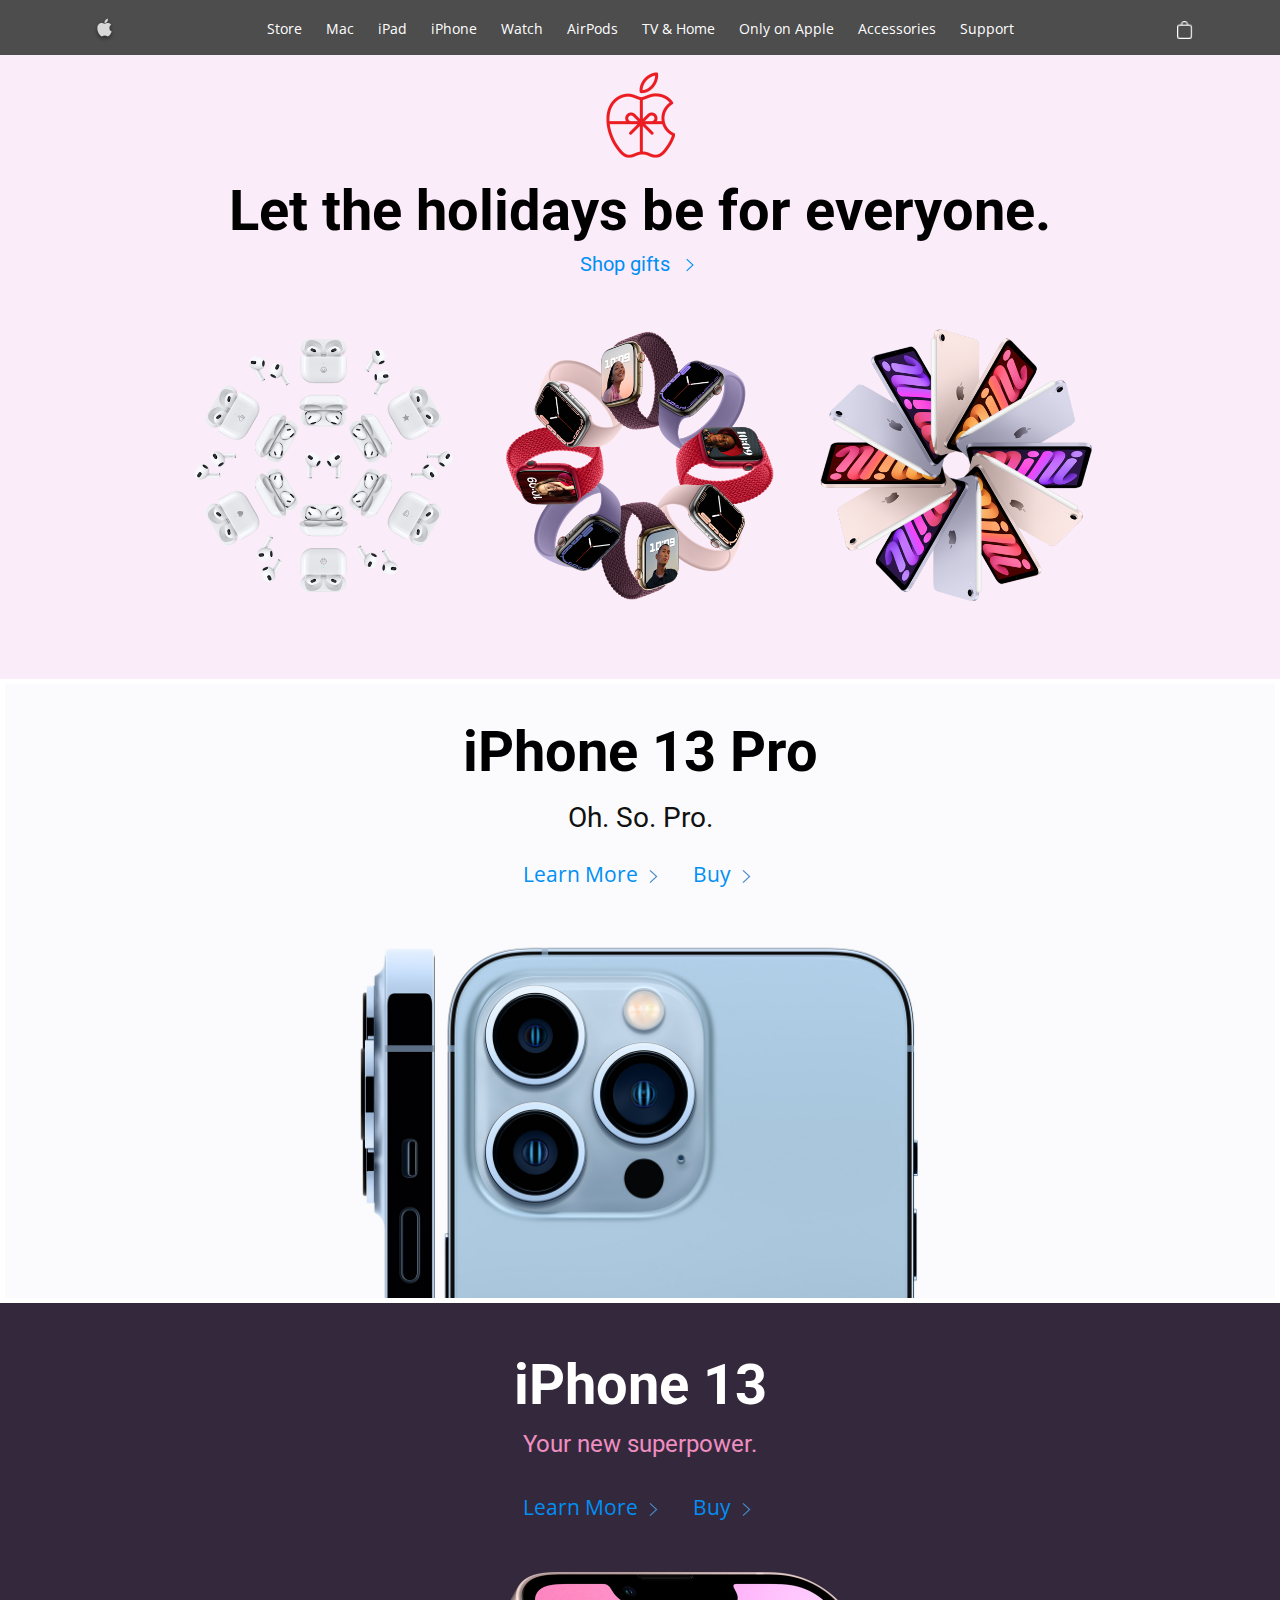
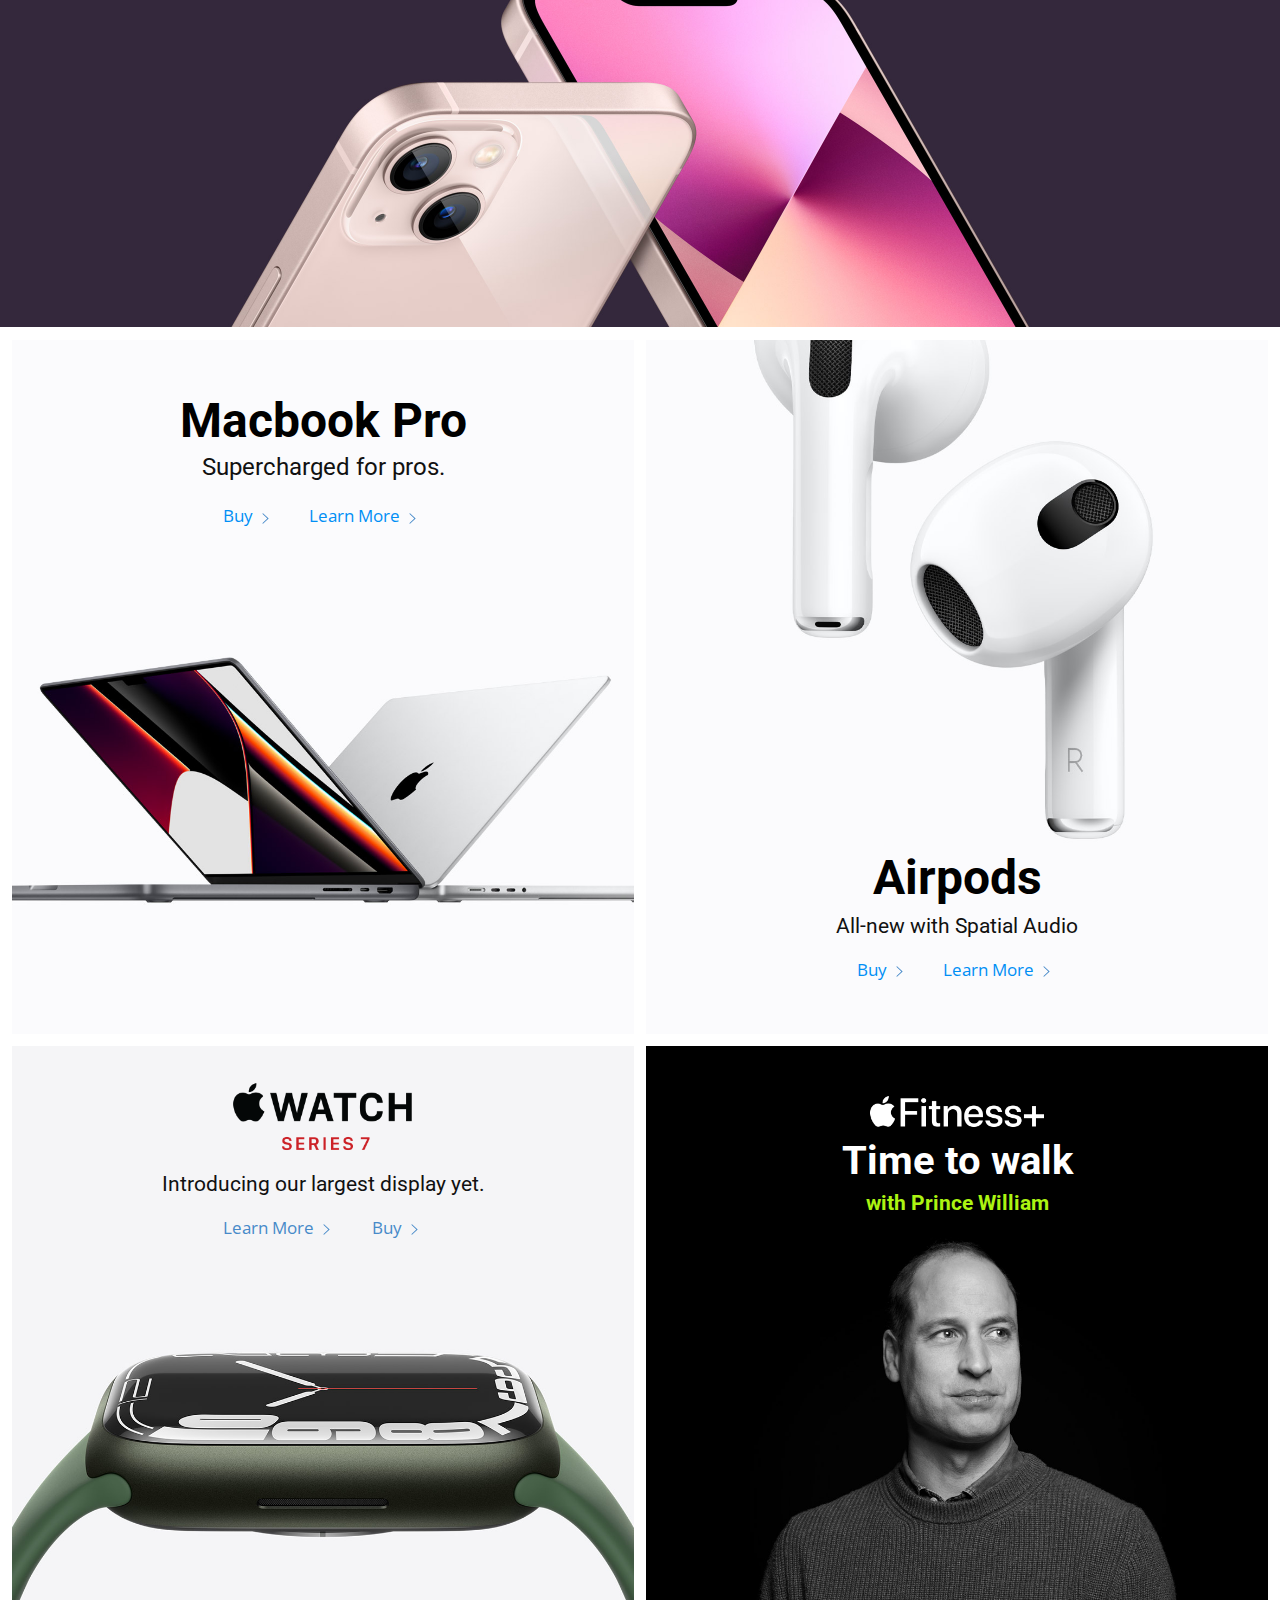
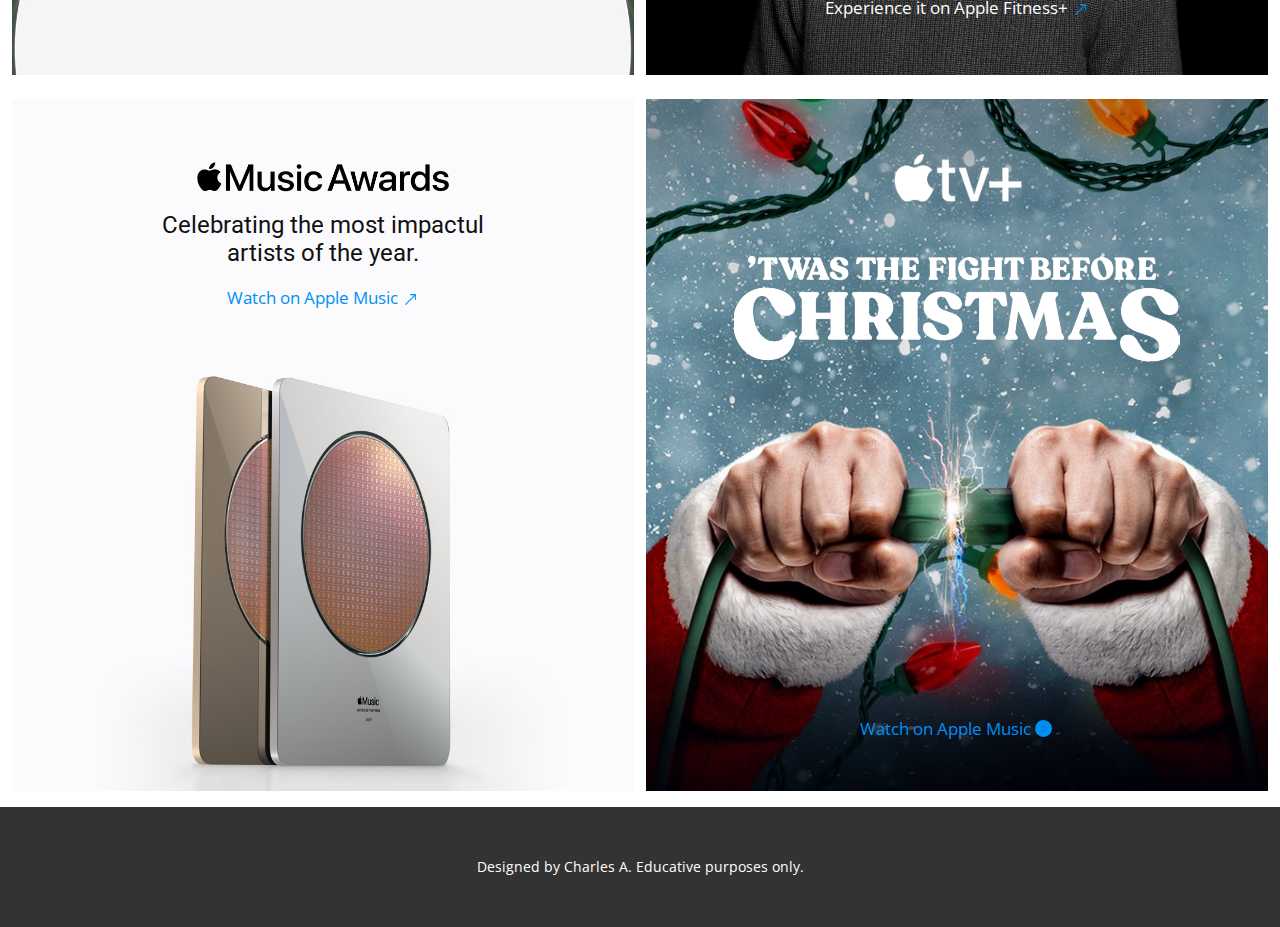
<file: index.html>
<!DOCTYPE html>
<html style="font-size: 16px;" lang="en-US">
  <head>
    <meta name="viewport" content="width=device-width, initial-scale=1.0">
    <meta charset="utf-8">
    <meta name="keywords" content="Apple Homepage clone">
    <meta name="description" content="This is an apple homepage clone">
    <meta name="page_type" content="np-template-header-footer-from-plugin">
    <title>Apple</title>
    <link rel="stylesheet" href="charliexvi.css" media="screen">
<link rel="stylesheet" href="Apple.css" media="screen">
    <script class="u-script" type="text/javascript" src="jquery.js" defer=""></script>
    <script class="u-script" type="text/javascript" src="charliexvi.js" defer=""></script>
    <link rel="icon" href="images/favicon.svg">
    <link id="u-theme-google-font" rel="stylesheet" href="https://fonts.googleapis.com/css?family=Roboto:100,100i,300,300i,400,400i,500,500i,700,700i,900,900i|Open+Sans:300,300i,400,400i,600,600i,700,700i,800,800i">
    
    
    
    
    
    
    
    
    
    
    
    <script type="application/ld+json">{
		"@context": "http://schema.org",
		"@type": "Organization",
		"name": "Apple Clone",
		"logo": "images/applelogosvg.svg"
}</script>
    <meta name="theme-color" content="#478ac9">
    <meta property="og:title" content="Apple">
    <meta property="og:description" content="This is an apple homepage clone">
    <meta property="og:type" content="website">
  </head>
  <body data-home-page="Apple.html" data-home-page-title="Apple" class="u-body u-overlap"><header class="u-clearfix u-grey-70 u-header u-sticky u-sticky-44cd u-header" id="sec-3c41"><div class="u-clearfix u-sheet u-sheet-1">
        <a href="#" class="u-align-center-xs u-align-left-lg u-align-left-md u-align-left-sm u-align-left-xl u-image u-logo u-image-1" data-image-width="32" data-image-height="35">
          <img src="images/applelogosvg.svg" class="u-logo-image u-logo-image-1">
        </a>
        <nav class="u-align-center u-menu u-menu-one-level u-menu-1">
          <div class="menu-collapse" style="font-size: 0.875rem; letter-spacing: 0px;">
            <a class="u-button-style u-custom-hover-color u-custom-left-right-menu-spacing u-custom-padding-bottom u-custom-text-active-color u-custom-text-hover-color u-custom-top-bottom-menu-spacing u-nav-link u-text-active-palette-1-base u-text-hover-palette-2-base u-text-white" href="#" style="font-size: calc(1em + 8px); color: rgb(255, 255, 255) !important; background-image: none;">
              <svg class="u-svg-link" preserveAspectRatio="xMidYMin slice" viewBox="0 0 32 32" style=""><use xmlns:xlink="http://www.w3.org/1999/xlink" xlink:href="#svg-3cc4"></use></svg>
              <svg class="u-svg-content" viewBox="0 0 32 32" id="svg-3cc4" style="enable-background:new 0 0 32 32;"><style type="text/css"> .st0{fill:none;stroke:#000000;stroke-width:2;stroke-linecap:round;stroke-miterlimit:10;} </style><path class="st0" d="M4.949,6.996h22.192 M4.949,15.996h22.192 M4.949,24.996h22.192"></path></svg>
            </a>
          </div>
          <div class="u-custom-menu u-nav-container">
            <ul class="u-nav u-unstyled u-nav-1"><li class="u-nav-item"><a class="u-button-style u-nav-link u-text-active-grey-75 u-text-hover-grey-25" href="#" style="padding: 8px 12px;">Store</a>
</li><li class="u-nav-item"><a class="u-button-style u-nav-link u-text-active-grey-75 u-text-hover-grey-25" href="#" style="padding: 8px 12px;">Mac</a>
</li><li class="u-nav-item"><a class="u-button-style u-nav-link u-text-active-grey-75 u-text-hover-grey-25" href="#" style="padding: 8px 12px;">iPad</a>
</li><li class="u-nav-item"><a class="u-button-style u-nav-link u-text-active-grey-75 u-text-hover-grey-25" href="#" style="padding: 8px 12px;">iPhone</a>
</li><li class="u-nav-item"><a class="u-button-style u-nav-link u-text-active-grey-75 u-text-hover-grey-25" href="#" style="padding: 8px 12px;">Watch</a>
</li><li class="u-nav-item"><a class="u-button-style u-nav-link u-text-active-grey-75 u-text-hover-grey-25" style="padding: 8px 12px;">AirPods</a>
</li><li class="u-nav-item"><a class="u-button-style u-nav-link u-text-active-grey-75 u-text-hover-grey-25" href="#" style="padding: 8px 12px;">TV &amp; Home</a>
</li><li class="u-nav-item"><a class="u-button-style u-nav-link u-text-active-grey-75 u-text-hover-grey-25" href="#" style="padding: 8px 12px;">Only on Apple</a>
</li><li class="u-nav-item"><a class="u-button-style u-nav-link u-text-active-grey-75 u-text-hover-grey-25" href="#" style="padding: 8px 12px;">Accessories</a>
</li><li class="u-nav-item"><a class="u-button-style u-nav-link u-text-active-grey-75 u-text-hover-grey-25" href="#" style="padding: 8px 12px;">Support</a>
</li></ul>
          </div>
          <div class="u-custom-menu u-nav-container-collapse">
            <div class="u-black u-container-style u-inner-container-layout u-opacity u-opacity-95 u-sidenav">
              <div class="u-inner-container-layout u-sidenav-overflow">
                <div class="u-menu-close u-menu-close-1"></div>
                <ul class="u-align-center-lg u-align-center-md u-align-center-sm u-align-center-xl u-align-left-xs u-nav u-popupmenu-items u-unstyled u-nav-2"><li class="u-nav-item"><a class="u-button-style u-nav-link" href="#" style="padding: 8px 12px;">Store</a>
</li><li class="u-nav-item"><a class="u-button-style u-nav-link" href="#" style="padding: 8px 12px;">Mac</a>
</li><li class="u-nav-item"><a class="u-button-style u-nav-link" href="#" style="padding: 8px 12px;">iPad</a>
</li><li class="u-nav-item"><a class="u-button-style u-nav-link" href="#" style="padding: 8px 12px;">iPhone</a>
</li><li class="u-nav-item"><a class="u-button-style u-nav-link" href="#" style="padding: 8px 12px;">Watch</a>
</li><li class="u-nav-item"><a class="u-button-style u-nav-link" style="padding: 8px 12px;">AirPods</a>
</li><li class="u-nav-item"><a class="u-button-style u-nav-link" href="#" style="padding: 8px 12px;">TV &amp; Home</a>
</li><li class="u-nav-item"><a class="u-button-style u-nav-link" href="#" style="padding: 8px 12px;">Only on Apple</a>
</li><li class="u-nav-item"><a class="u-button-style u-nav-link" href="#" style="padding: 8px 12px;">Accessories</a>
</li><li class="u-nav-item"><a class="u-button-style u-nav-link" href="#" style="padding: 8px 12px;">Support</a>
</li></ul>
              </div>
            </div>
            <div class="u-black u-menu-overlay u-opacity u-opacity-70"></div>
          </div>
        </nav>
        <a href="#" class="u-align-center-xs u-align-left-lg u-align-left-md u-align-left-sm u-align-left-xl u-image u-logo u-image-2" data-image-width="14" data-image-height="15">
          <img src="images/bag.png" class="u-logo-image u-logo-image-2">
        </a>
      </div></header>
    <section class="u-clearfix u-custom-color-1 u-section-1" id="sec-83a1">
      <div class="u-clearfix u-sheet u-sheet-1">
        <img class="u-image u-image-default u-preserve-proportions u-image-1" src="images/logo__dcojfwkzna2q_large_2x.png" alt="" data-image-width="140" data-image-height="176">
        <h2 class="u-align-center u-text u-text-1">Let the holidays be for everyone.</h2>
        <h5 class="u-align-center u-text u-text-custom-color-2 u-text-2">
          <a href="#" class="u-border-2 u-border-hover-custom-color-2 u-btn u-button-link u-button-style u-none u-radius-0 u-text-custom-color-2 u-btn-1">Shop gifts&nbsp; </a><span class="u-icon u-text-custom-color-2"><svg class="u-svg-content" viewBox="0 0 512 512" style="width: 1em; height: 1em;"><polygon points="160,115.4 180.7,96 352,256 180.7,416 160,396.7 310.5,256 "></polygon></svg><img></span>
          <a href="#">
            <span style="font-size: 1.875rem;">
              <span style="text-decoration: underline !important;"></span>
            </span>
          </a>
        </h5>
        <div class="u-expanded-width-md u-expanded-width-sm u-expanded-width-xs u-hidden-sm u-hidden-xs u-list u-list-1">
          <div class="u-repeater u-repeater-1">
            <div class="u-container-style u-custom-item u-image u-image-contain u-list-item u-repeater-item u-image-2" data-image-width="578" data-image-height="562">
              <div class="u-container-layout u-similar-container u-container-layout-1"></div>
            </div>
            <div class="u-container-style u-custom-item u-image u-image-contain u-list-item u-repeater-item u-image-3" data-image-width="578" data-image-height="562">
              <div class="u-container-layout u-similar-container u-container-layout-2"></div>
            </div>
            <div class="u-container-style u-custom-item u-image u-image-contain u-list-item u-repeater-item u-image-4" data-image-width="578" data-image-height="562">
              <div class="u-container-layout u-similar-container u-container-layout-3"></div>
            </div>
          </div>
        </div>
        <img class="u-hidden-lg u-hidden-md u-hidden-xl u-image u-image-default u-image-5" src="images/airpods__b0941p5gmwj6_large_2x.png" alt="" data-image-width="578" data-image-height="562">
      </div>
    </section>
    <section class="u-border-5 u-border-white u-clearfix u-hidden-xs u-image u-section-2" id="sec-60d9" data-image-width="6020" data-image-height="1248">
      <div class="u-clearfix u-sheet u-sheet-1">
        <div class="u-align-center u-container-style u-group u-group-1">
          <div class="u-container-layout">
            <h2 class="u-align-center u-text u-text-1">iPhone 13 Pro</h2>
            <h5 class="u-align-center u-text u-text-2">Oh. So. Pro.</h5>
            <div class="u-align-center u-container-style u-group u-group-2">
              <div class="u-container-layout">
                <a href="#" class="u-align-left u-border-2 u-border-hover-custom-color-2 u-btn u-button-link u-button-style u-none u-text-custom-color-2 u-btn-1">Buy&nbsp;<span class="u-icon u-icon-1"><svg class="u-svg-content" viewBox="0 0 512 512" style="width: 1em; height: 1em;"><polygon points="160,115.4 180.7,96 352,256 180.7,416 160,396.7 310.5,256 "></polygon></svg><img></span>
                </a>
                <a href="#" class="u-align-left u-border-2 u-border-hover-custom-color-2 u-btn u-button-link u-button-style u-none u-text-custom-color-2 u-btn-2">Learn More&nbsp;<span class="u-icon u-icon-2"><svg class="u-svg-content" viewBox="0 0 512 512" style="width: 1em; height: 1em;"><polygon points="160,115.4 180.7,96 352,256 180.7,416 160,396.7 310.5,256 "></polygon></svg><img></span>
                </a>
              </div>
            </div>
          </div>
        </div>
      </div>
    </section>
    <section class="u-border-5 u-border-white u-clearfix u-hidden-lg u-hidden-md u-hidden-xl u-hidden-xs u-image u-section-3" id="carousel_48bf" data-image-width="1468" data-image-height="1096">
      <div class="u-clearfix u-sheet u-sheet-1">
        <div class="u-align-center u-container-style u-expanded-width-sm u-expanded-width-xs u-group u-group-1">
          <div class="u-container-layout">
            <h2 class="u-align-center u-text u-text-white u-text-1">iPhone 13</h2>
            <h5 class="u-align-center u-text u-text-custom-color-4 u-text-2">Your new superpower</h5>
            <div class="u-align-center u-container-style u-group u-group-2">
              <div class="u-container-layout">
                <a href="#" class="u-align-left u-border-2 u-border-hover-custom-color-2 u-btn u-button-link u-button-style u-none u-text-custom-color-2 u-btn-1">Buy&nbsp;<span class="u-icon u-icon-1"><svg class="u-svg-content" viewBox="0 0 512 512" style="width: 1em; height: 1em;"><polygon points="160,115.4 180.7,96 352,256 180.7,416 160,396.7 310.5,256 "></polygon></svg><img></span>
                </a>
                <a href="#" class="u-align-left u-border-2 u-border-hover-custom-color-2 u-btn u-button-link u-button-style u-none u-text-custom-color-2 u-btn-2">Learn More&nbsp;<span class="u-icon u-icon-2"><svg class="u-svg-content" viewBox="0 0 512 512" style="width: 1em; height: 1em;"><polygon points="160,115.4 180.7,96 352,256 180.7,416 160,396.7 310.5,256 "></polygon></svg><img></span>
                </a>
              </div>
            </div>
          </div>
        </div>
      </div>
    </section>
    <section class="u-border-5 u-border-white u-clearfix u-hidden-lg u-hidden-md u-hidden-sm u-hidden-xl u-image u-section-4" id="carousel_d66d" data-image-width="1468" data-image-height="1096">
      <div class="u-clearfix u-sheet u-sheet-1">
        <h2 class="u-align-center u-text u-text-1">iPhone 13 Pro</h2>
        <h5 class="u-align-center u-text u-text-2">Oh. So. Pro.</h5>
        <a href="#" class="u-border-2 u-border-hover-custom-color-2 u-btn u-button-link u-button-style u-none u-radius-0 u-text-palette-1-base u-btn-1">Learn more​​​&nbsp;<span class="u-icon u-icon-1"><svg class="u-svg-content" viewBox="0 0 512 512" style="width: 1em; height: 1em;"><polygon points="160,115.4 180.7,96 352,256 180.7,416 160,396.7 310.5,256 "></polygon></svg><img></span>
        </a>
        <a href="#" class="u-border-2 u-border-hover-custom-color-2 u-btn u-button-link u-button-style u-none u-radius-0 u-text-palette-1-base u-btn-2">Buy&nbsp;<span class="u-icon u-icon-2"><svg class="u-svg-content" viewBox="0 0 512 512" style="width: 1em; height: 1em;"><polygon points="160,115.4 180.7,96 352,256 180.7,416 160,396.7 310.5,256 "></polygon></svg><img></span>
        </a>
      </div>
    </section>
    <section class="u-clearfix u-hidden-sm u-hidden-xs u-image u-section-5" id="sec-49d6" data-image-width="6016" data-image-height="1248">
      <div class="u-align-left u-clearfix u-sheet u-sheet-1">
        <h2 class="u-align-center u-text u-text-white u-text-1">iPhone 13</h2>
        <h5 class="u-align-center u-text u-text-custom-color-4 u-text-2">Your new superpower.</h5>
        <div class="u-align-center u-container-style u-group u-group-1">
          <div class="u-container-layout">
            <a href="#" class="u-align-left u-border-2 u-border-hover-custom-color-2 u-btn u-button-link u-button-style u-none u-text-custom-color-2 u-btn-1">Buy&nbsp;<span class="u-icon u-icon-1"><svg class="u-svg-content" viewBox="0 0 512 512" style="width: 1em; height: 1em;"><polygon points="160,115.4 180.7,96 352,256 180.7,416 160,396.7 310.5,256 "></polygon></svg><img></span>
            </a>
            <a href="#" class="u-align-left u-border-2 u-border-hover-custom-color-2 u-btn u-button-link u-button-style u-none u-text-custom-color-2 u-btn-2">Learn More&nbsp;<span class="u-icon u-icon-2"><svg class="u-svg-content" viewBox="0 0 512 512" style="width: 1em; height: 1em;"><polygon points="160,115.4 180.7,96 352,256 180.7,416 160,396.7 310.5,256 "></polygon></svg><img></span>
            </a>
          </div>
        </div>
      </div>
    </section>
    <section class="u-clearfix u-hidden-lg u-hidden-md u-hidden-sm u-hidden-xl u-image u-section-6" id="carousel_6796" data-image-width="1468" data-image-height="1096">
      <div class="u-align-left u-clearfix u-sheet u-sheet-1">
        <h2 class="u-align-center u-text u-text-white u-text-1">iPhone 13</h2>
        <h5 class="u-align-center u-text u-text-custom-color-4 u-text-2">Your new superpower.</h5>
        <a href="#" class="u-border-2 u-border-hover-custom-color-2 u-btn u-button-link u-button-style u-none u-radius-0 u-text-palette-1-base u-btn-1">Buy&nbsp;<span class="u-icon u-icon-1"><svg class="u-svg-content" viewBox="0 0 512 512" style="width: 1em; height: 1em;"><polygon points="160,115.4 180.7,96 352,256 180.7,416 160,396.7 310.5,256 "></polygon></svg><img></span>
        </a>
        <a href="#" class="u-border-2 u-border-hover-custom-color-2 u-btn u-button-link u-button-style u-none u-radius-0 u-text-palette-1-base u-btn-2">Learn more​​​&nbsp;<span class="u-icon u-icon-2"><svg class="u-svg-content" viewBox="0 0 512 512" style="width: 1em; height: 1em;"><polygon points="160,115.4 180.7,96 352,256 180.7,416 160,396.7 310.5,256 "></polygon></svg><img></span>
        </a>
      </div>
    </section>
    <section class="u-clearfix u-hidden-xs u-valign-middle-md u-valign-middle-sm u-valign-middle-xl u-valign-middle-xs u-section-7" id="sec-9fbb">
      <div class="u-clearfix u-expanded-width u-gutter-12 u-hidden-xs u-layout-spacing-all u-layout-wrap u-layout-wrap-1">
        <div class="u-layout">
          <div class="u-layout-col">
            <div class="u-size-30">
              <div class="u-layout-row">
                <div class="u-container-style u-hidden-xs u-image u-layout-cell u-size-30 u-image-1" data-image-width="2524" data-image-height="1160">
                  <div class="u-container-layout u-container-layout-1">
                    <h2 class="u-align-center u-text u-text-1">Macbook Pro</h2>
                    <h5 class="u-align-center u-text u-text-2">Supercharged for pros.</h5>
                    <div class="u-align-center u-container-style u-group u-group-1">
                      <div class="u-container-layout">
                        <a href="#" class="u-align-center-sm u-align-center-xs u-border-2 u-border-hover-custom-color-2 u-btn u-button-link u-button-style u-none u-text-custom-color-2 u-btn-1">Buy&nbsp;<span class="u-icon u-icon-1"><svg class="u-svg-content" viewBox="0 0 512 512" style="width: 1em; height: 1em;"><polygon points="160,115.4 180.7,96 352,256 180.7,416 160,396.7 310.5,256 "></polygon></svg><img></span>
                        </a>
                        <a href="#" class="u-align-center-lg u-align-center-md u-align-center-sm u-align-center-xs u-border-2 u-border-hover-custom-color-2 u-btn u-button-link u-button-style u-none u-text-custom-color-2 u-btn-2">Learn More​​​&nbsp;<span class="u-icon u-icon-2"><svg class="u-svg-content" viewBox="0 0 512 512" style="width: 1em; height: 1em;"><polygon points="160,115.4 180.7,96 352,256 180.7,416 160,396.7 310.5,256 "></polygon></svg><img></span>
                        </a>
                      </div>
                    </div>
                  </div>
                </div>
                <div class="u-container-style u-hidden-xs u-image u-layout-cell u-size-30 u-image-2" data-image-width="2524" data-image-height="1160">
                  <div class="u-container-layout u-container-layout-3">
                    <div class="u-align-center u-container-style u-group u-group-2">
                      <div class="u-container-layout u-container-layout-4">
                        <h2 class="u-align-center u-text u-text-3">Airpods</h2>
                        <h5 class="u-align-center u-text u-text-4">All-new with Spatial Audio</h5>
                        <div class="u-align-center u-container-style u-group u-group-3">
                          <div class="u-container-layout u-container-layout-5">
                            <a href="#" class="u-border-2 u-border-hover-custom-color-2 u-btn u-button-link u-button-style u-none u-text-custom-color-2 u-btn-3">Buy&nbsp;<span class="u-icon u-icon-3"><svg class="u-svg-content" viewBox="0 0 512 512" style="width: 1em; height: 1em;"><polygon points="160,115.4 180.7,96 352,256 180.7,416 160,396.7 310.5,256 "></polygon></svg><img></span>
                            </a>
                            <a href="#" class="u-align-center-lg u-align-center-md u-align-center-sm u-align-center-xs u-border-2 u-border-hover-custom-color-2 u-btn u-button-link u-button-style u-none u-text-custom-color-2 u-btn-4">Learn More​​​&nbsp;<span class="u-icon u-icon-4"><svg class="u-svg-content" viewBox="0 0 512 512" style="width: 1em; height: 1em;"><polygon points="160,115.4 180.7,96 352,256 180.7,416 160,396.7 310.5,256 "></polygon></svg><img></span>
                            </a>
                          </div>
                        </div>
                      </div>
                    </div>
                  </div>
                </div>
              </div>
            </div>
            <div class="u-size-30">
              <div class="u-layout-row">
                <div class="u-container-style u-hidden-xs u-image u-layout-cell u-size-30 u-image-3" data-image-width="2524" data-image-height="1160">
                  <div class="u-container-layout u-container-layout-6">
                    <img class="u-align-center u-image u-image-contain u-image-default u-image-4" src="images/tile_watch_logo_lte__h7snssb7mqq2_large_2x.png" alt="" data-image-width="292" data-image-height="112">
                    <h5 class="u-align-center u-text u-text-5">Introducing our largest display yet.</h5>
                    <div class="u-align-center u-container-style u-group u-group-4">
                      <div class="u-container-layout">
                        <a href="#" class="u-border-2 u-border-hover-custom-color-2 u-btn u-button-link u-button-style u-none u-radius-0 u-text-palette-1-base u-btn-5">Learn More​​​&nbsp;<span class="u-icon u-icon-5"><svg class="u-svg-content" viewBox="0 0 512 512" style="width: 1em; height: 1em;"><polygon points="160,115.4 180.7,96 352,256 180.7,416 160,396.7 310.5,256 "></polygon></svg><img></span>
                        </a>
                        <a href="#" class="u-border-2 u-border-hover-custom-color-2 u-btn u-button-link u-button-style u-none u-radius-0 u-text-palette-1-base u-btn-6">Buy&nbsp;<span class="u-icon u-icon-6"><svg class="u-svg-content" viewBox="0 0 512 512" style="width: 1em; height: 1em;"><polygon points="160,115.4 180.7,96 352,256 180.7,416 160,396.7 310.5,256 "></polygon></svg><img></span>
                        </a>
                      </div>
                    </div>
                  </div>
                </div>
                <div class="u-container-style u-hidden-xs u-image u-layout-cell u-size-30 u-image-5" data-image-width="2524" data-image-height="1160">
                  <div class="u-container-layout u-container-layout-8">
                    <img class="u-align-center u-image u-image-contain u-image-default u-image-6" src="images/logo_apple_fitness__bkpm41a417qq_large_2x1.png" alt="" data-image-width="310" data-image-height="58">
                    <h2 class="u-align-center u-text u-text-white u-text-6">Time to walk</h2>
                    <h5 class="u-align-center u-text u-text-custom-color-5 u-text-default u-text-7">with Princ​e William</h5>
                    <a href="#" class="u-align-center-lg u-align-center-md u-align-center-sm u-align-center-xs u-border-2 u-border-hover-custom-color-2 u-btn u-button-link u-button-style u-none u-text-white u-btn-7">Experience it on Apple Fitness+​​​&nbsp;<span class="u-icon u-text-white u-icon-7"><svg class="u-svg-content" viewBox="0 0 32 32" style="width: 1em; height: 1em;"><g id="Layer_2"><path d="M15.31,6.85a1,1,0,0,0,1,1h6.51L6.17,24.5a1,1,0,0,0,1.41,1.41L24.21,9.28v6.46a1,1,0,1,0,2,0v-9a.9.9,0,0,0-.9-.9h-9A1,1,0,0,0,15.31,6.85Z"></path>
</g></svg><img></span>
                    </a>
                  </div>
                </div>
              </div>
            </div>
          </div>
        </div>
      </div>
    </section>
    <section class="u-clearfix u-hidden-lg u-hidden-md u-hidden-sm u-hidden-xl u-valign-middle u-section-8" id="carousel_444d">
      <div class="u-clearfix u-expanded-width u-gutter-12 u-layout-spacing-all u-layout-wrap u-layout-wrap-1">
        <div class="u-layout">
          <div class="u-layout-col">
            <div class="u-size-30">
              <div class="u-layout-row">
                <div class="u-container-style u-hidden-lg u-hidden-md u-hidden-sm u-hidden-xl u-image u-layout-cell u-size-30 u-image-1" data-image-width="1468" data-image-height="1096">
                  <div class="u-container-layout u-container-layout-1">
                    <h2 class="u-align-center u-text u-text-1">Macbook Pro</h2>
                    <h5 class="u-align-center u-text u-text-2">Supercharged for pros.</h5>
                    <div class="u-align-center u-container-style u-group u-group-1">
                      <div class="u-container-layout">
                        <a href="#" class="u-border-2 u-border-hover-custom-color-2 u-btn u-button-link u-button-style u-none u-text-custom-color-2 u-btn-1">Buy&nbsp;<span class="u-icon u-icon-1"><svg class="u-svg-content" viewBox="0 0 512 512" style="width: 1em; height: 1em;"><polygon points="160,115.4 180.7,96 352,256 180.7,416 160,396.7 310.5,256 "></polygon></svg><img></span>
                        </a>
                        <a href="#" class="u-align-center-lg u-align-center-md u-align-center-sm u-align-center-xs u-border-2 u-border-hover-custom-color-2 u-btn u-button-link u-button-style u-none u-text-custom-color-2 u-btn-2">Learn More​​​&nbsp;<span class="u-icon u-icon-2"><svg class="u-svg-content" viewBox="0 0 512 512" style="width: 1em; height: 1em;"><polygon points="160,115.4 180.7,96 352,256 180.7,416 160,396.7 310.5,256 "></polygon></svg><img></span>
                        </a>
                      </div>
                    </div>
                  </div>
                </div>
                <div class="u-container-style u-hidden-lg u-hidden-md u-hidden-sm u-hidden-xl u-image u-layout-cell u-size-30 u-image-2" data-image-width="1468" data-image-height="1096">
                  <div class="u-container-layout u-container-layout-3">
                    <div class="u-align-center u-container-style u-group u-group-2">
                      <div class="u-container-layout">
                        <h2 class="u-align-center u-text u-text-3">Airpods</h2>
                        <h5 class="u-align-center u-text u-text-4">All-new with Spatial Audio</h5>
                        <div class="u-align-center u-container-style u-group u-group-3">
                          <div class="u-container-layout u-container-layout-5">
                            <a href="#" class="u-border-2 u-border-hover-custom-color-2 u-btn u-button-link u-button-style u-none u-text-custom-color-2 u-btn-3">Buy&nbsp;<span class="u-icon u-icon-3"><svg class="u-svg-content" viewBox="0 0 512 512" style="width: 1em; height: 1em;"><polygon points="160,115.4 180.7,96 352,256 180.7,416 160,396.7 310.5,256 "></polygon></svg><img></span>
                            </a>
                            <a href="#" class="u-align-center-lg u-align-center-md u-align-center-sm u-align-center-xs u-border-2 u-border-hover-custom-color-2 u-btn u-button-link u-button-style u-none u-text-custom-color-2 u-btn-4">Learn More​​​&nbsp;<span class="u-icon u-icon-4"><svg class="u-svg-content" viewBox="0 0 512 512" style="width: 1em; height: 1em;"><polygon points="160,115.4 180.7,96 352,256 180.7,416 160,396.7 310.5,256 "></polygon></svg><img></span>
                            </a>
                          </div>
                        </div>
                      </div>
                    </div>
                  </div>
                </div>
              </div>
            </div>
            <div class="u-size-30">
              <div class="u-layout-row">
                <div class="u-container-style u-hidden-lg u-hidden-md u-hidden-sm u-hidden-xl u-image u-layout-cell u-size-30 u-image-3" data-image-width="1468" data-image-height="1096">
                  <div class="u-container-layout u-container-layout-6">
                    <img class="u-align-center u-image u-image-contain u-image-default u-image-4" src="images/tile_watch_logo_lte__h7snssb7mqq2_large_2x.png" alt="" data-image-width="292" data-image-height="112">
                    <h5 class="u-align-center u-text u-text-5">Introducing our largest display yet.</h5>
                    <div class="u-align-center u-container-style u-group u-group-4">
                      <div class="u-container-layout">
                        <a href="#" class="u-border-2 u-border-hover-custom-color-2 u-btn u-button-link u-button-style u-none u-radius-0 u-text-palette-1-base u-btn-5">Learn More​​​&nbsp;<span class="u-icon u-icon-5"><svg class="u-svg-content" viewBox="0 0 512 512" style="width: 1em; height: 1em;"><polygon points="160,115.4 180.7,96 352,256 180.7,416 160,396.7 310.5,256 "></polygon></svg><img></span>
                        </a>
                        <a href="#" class="u-border-2 u-border-hover-custom-color-2 u-btn u-button-link u-button-style u-none u-radius-0 u-text-palette-1-base u-btn-6">Buy&nbsp;<span class="u-icon u-icon-6"><svg class="u-svg-content" viewBox="0 0 512 512" style="width: 1em; height: 1em;"><polygon points="160,115.4 180.7,96 352,256 180.7,416 160,396.7 310.5,256 "></polygon></svg><img></span>
                        </a>
                      </div>
                    </div>
                  </div>
                </div>
                <div class="u-container-style u-hidden-lg u-hidden-md u-hidden-sm u-hidden-xl u-image u-layout-cell u-size-30 u-image-5" data-image-width="1468" data-image-height="1096">
                  <div class="u-container-layout u-container-layout-8">
                    <img class="u-align-center u-image u-image-contain u-image-default u-image-6" src="images/logo_apple_fitness__bkpm41a417qq_large_2x1.png" alt="" data-image-width="310" data-image-height="58">
                    <h2 class="u-align-center u-text u-text-white u-text-6">Time to walk</h2>
                    <h5 class="u-align-center u-text u-text-custom-color-5 u-text-default u-text-7">with Princ​e William</h5>
                    <a href="#" class="u-align-center-lg u-align-center-md u-align-center-sm u-align-center-xs u-border-2 u-border-hover-custom-color-2 u-btn u-button-link u-button-style u-none u-text-white u-btn-7">Experience it on Apple Fitness+​​​&nbsp;<span class="u-icon u-text-white u-icon-7"><svg class="u-svg-content" viewBox="0 0 32 32" style="width: 1em; height: 1em;"><g id="Layer_2"><path d="M15.31,6.85a1,1,0,0,0,1,1h6.51L6.17,24.5a1,1,0,0,0,1.41,1.41L24.21,9.28v6.46a1,1,0,1,0,2,0v-9a.9.9,0,0,0-.9-.9h-9A1,1,0,0,0,15.31,6.85Z"></path>
</g></svg><img></span>
                    </a>
                  </div>
                </div>
              </div>
            </div>
          </div>
        </div>
      </div>
    </section>
    <section class="u-clearfix u-hidden-xs u-valign-middle-lg u-valign-middle-md u-valign-middle-sm u-valign-middle-xs u-section-9" id="carousel_1581">
      <div class="u-clearfix u-expanded-width u-gutter-12 u-hidden-xs u-layout-spacing-all u-layout-wrap u-layout-wrap-1">
        <div class="u-gutter-0 u-layout">
          <div class="u-layout-row">
            <div class="u-container-style u-hidden-xs u-image u-layout-cell u-size-30 u-image-1" data-image-width="2524" data-image-height="1160">
              <div class="u-container-layout u-container-layout-1">
                <img class="u-align-center u-image u-image-contain u-image-default u-image-2" src="images/logo_music_awards__c84nkp4ez12e_large_2x1.png" alt="" data-image-width="496" data-image-height="64">
                <h5 class="u-align-center u-text u-text-1">Celebrating the most impactul artists of the year.</h5>
                <div class="u-align-center u-container-style u-group u-group-1">
                  <div class="u-container-layout u-valign-middle-xl">
                    <a href="#" class="u-align-center-lg u-align-center-md u-align-center-sm u-align-center-xs u-border-2 u-border-hover-custom-color-2 u-btn u-button-link u-button-style u-none u-text-custom-color-2 u-btn-1">Watch on Apple Music​​​&nbsp;<span class="u-icon u-icon-1"><svg class="u-svg-content" viewBox="0 0 32 32" style="width: 1em; height: 1em;"><g id="Layer_2"><path d="M15.31,6.85a1,1,0,0,0,1,1h6.51L6.17,24.5a1,1,0,0,0,1.41,1.41L24.21,9.28v6.46a1,1,0,1,0,2,0v-9a.9.9,0,0,0-.9-.9h-9A1,1,0,0,0,15.31,6.85Z"></path>
</g></svg><img></span>
                    </a>
                  </div>
                </div>
              </div>
            </div>
            <div class="u-align-left u-container-style u-hidden-xs u-image u-layout-cell u-size-30 u-image-3" data-image-width="1600" data-image-height="735">
              <div class="u-container-layout u-container-layout-3">
                <img class="u-align-center u-image u-image-contain u-image-default u-image-4" src="images/logo_light__cfvl40z2nzau_large_2x1.png" alt="" data-image-width="160" data-image-height="62">
                <img class="u-align-center-sm u-align-center-xs u-image u-image-contain u-image-default u-image-5" src="images/logo_tile_twas_the_fight__fxwnfg13leeu_large_2x1.png" alt="" data-image-width="824" data-image-height="198">
                <a href="#" class="u-align-center-lg u-align-center-md u-align-center-sm u-align-center-xs u-border-2 u-border-hover-custom-color-2 u-btn u-button-link u-button-style u-none u-text-custom-color-2 u-btn-2">Watch on Apple Music​​​&nbsp;<span class="u-icon u-icon-2"><svg class="u-svg-content" viewBox="0 0 30 30" style="width: 1em; height: 1em;"><g id="Layer_2"><g id="Interface-Solid"><g id="interface-solid-multimedia-play-button"><path d="M15.6922,11.59473l-1.943-1.3562a1,1,0,0,0-1.57239.82006v7.88282a1,1,0,0,0,1.57239.82006l1.943-1.3562,3.70343-2.58545a.99989.99989,0,0,0,0-1.63989Z" fill="currentColor"></path><path d="M15,0A15,15,0,1,0,30,15,15.01672,15.01672,0,0,0,15,0Zm4.39563,15.81982L15.6922,18.40527l-1.943,1.3562a1,1,0,0,1-1.57239-.82006V11.05859a1,1,0,0,1,1.57239-.82006l1.943,1.3562,3.70343,2.5852A.99989.99989,0,0,1,19.39563,15.81982Z"></path>
</g>
</g>
</g></svg><img></span>
                </a>
              </div>
            </div>
          </div>
        </div>
      </div>
    </section>
    <section class="u-clearfix u-hidden-lg u-hidden-md u-hidden-sm u-hidden-xl u-section-10" id="carousel_c1b2">
      <div class="u-clearfix u-expanded-width u-gutter-12 u-layout-spacing-all u-layout-wrap u-layout-wrap-1">
        <div class="u-gutter-0 u-layout">
          <div class="u-layout-row">
            <div class="u-container-style u-hidden-lg u-hidden-md u-hidden-sm u-hidden-xl u-image u-layout-cell u-size-30 u-image-1" data-image-width="1468" data-image-height="1096">
              <div class="u-container-layout u-container-layout-1">
                <img class="u-align-center u-image u-image-contain u-image-default u-image-2" src="images/logo_music_awards__c84nkp4ez12e_large_2x1.png" alt="" data-image-width="496" data-image-height="64">
                <h5 class="u-align-center u-text u-text-1">Celebrating the most impactul artists of the year.</h5>
                <div class="u-align-center u-container-style u-group u-group-1">
                  <div class="u-container-layout u-valign-middle-xl">
                    <a href="#" class="u-align-center-lg u-align-center-md u-align-center-sm u-align-center-xs u-border-2 u-border-hover-custom-color-2 u-btn u-button-link u-button-style u-none u-text-custom-color-2 u-btn-1">Watch on Apple Music​​​&nbsp;<span class="u-icon u-icon-1"><svg class="u-svg-content" viewBox="0 0 32 32" style="width: 1em; height: 1em;"><g id="Layer_2"><path d="M15.31,6.85a1,1,0,0,0,1,1h6.51L6.17,24.5a1,1,0,0,0,1.41,1.41L24.21,9.28v6.46a1,1,0,1,0,2,0v-9a.9.9,0,0,0-.9-.9h-9A1,1,0,0,0,15.31,6.85Z"></path>
</g></svg><img></span>
                    </a>
                  </div>
                </div>
              </div>
            </div>
            <div class="u-align-left u-container-style u-hidden-lg u-hidden-md u-hidden-sm u-hidden-xl u-image u-layout-cell u-size-30 u-image-3" data-image-width="1468" data-image-height="1096">
              <div class="u-container-layout u-container-layout-3">
                <img class="u-align-center u-image u-image-contain u-image-default u-image-4" src="images/logo_light__cfvl40z2nzau_large_2x1.png" alt="" data-image-width="160" data-image-height="62">
                <img class="u-image u-image-contain u-image-default u-image-5" src="images/logo_tile_twas_the_fight__fxwnfg13leeu_large_2x1.png" alt="" data-image-width="824" data-image-height="198">
                <a href="#" class="u-align-center-lg u-align-center-md u-align-center-sm u-align-center-xs u-border-2 u-border-hover-custom-color-2 u-btn u-button-link u-button-style u-none u-text-custom-color-2 u-btn-2">Stream now​​​&nbsp;<span class="u-icon u-icon-2"><svg class="u-svg-content" viewBox="0 0 30 30" style="width: 1em; height: 1em;"><g id="Layer_2"><g id="Interface-Solid"><g id="interface-solid-multimedia-play-button"><path d="M15.6922,11.59473l-1.943-1.3562a1,1,0,0,0-1.57239.82006v7.88282a1,1,0,0,0,1.57239.82006l1.943-1.3562,3.70343-2.58545a.99989.99989,0,0,0,0-1.63989Z" fill="currentColor"></path><path d="M15,0A15,15,0,1,0,30,15,15.01672,15.01672,0,0,0,15,0Zm4.39563,15.81982L15.6922,18.40527l-1.943,1.3562a1,1,0,0,1-1.57239-.82006V11.05859a1,1,0,0,1,1.57239-.82006l1.943,1.3562,3.70343,2.5852A.99989.99989,0,0,1,19.39563,15.81982Z"></path>
</g>
</g>
</g></svg><img></span>
                </a>
              </div>
            </div>
          </div>
        </div>
      </div>
    </section>
    <style class="u-overlap-style">.u-overlap:not(.u-sticky-scroll) .u-header {
background-color: #4d4d4d !important
}</style>
    
    
    <footer class="u-align-center u-clearfix u-footer u-grey-80 u-footer" id="sec-0ffe"><div class="u-clearfix u-sheet u-sheet-1">
        <p class="u-small-text u-text u-text-variant u-text-1">Designed by Charles A. Educative purposes only.</p>
      </div></footer>
  </body>
</html>
</file>
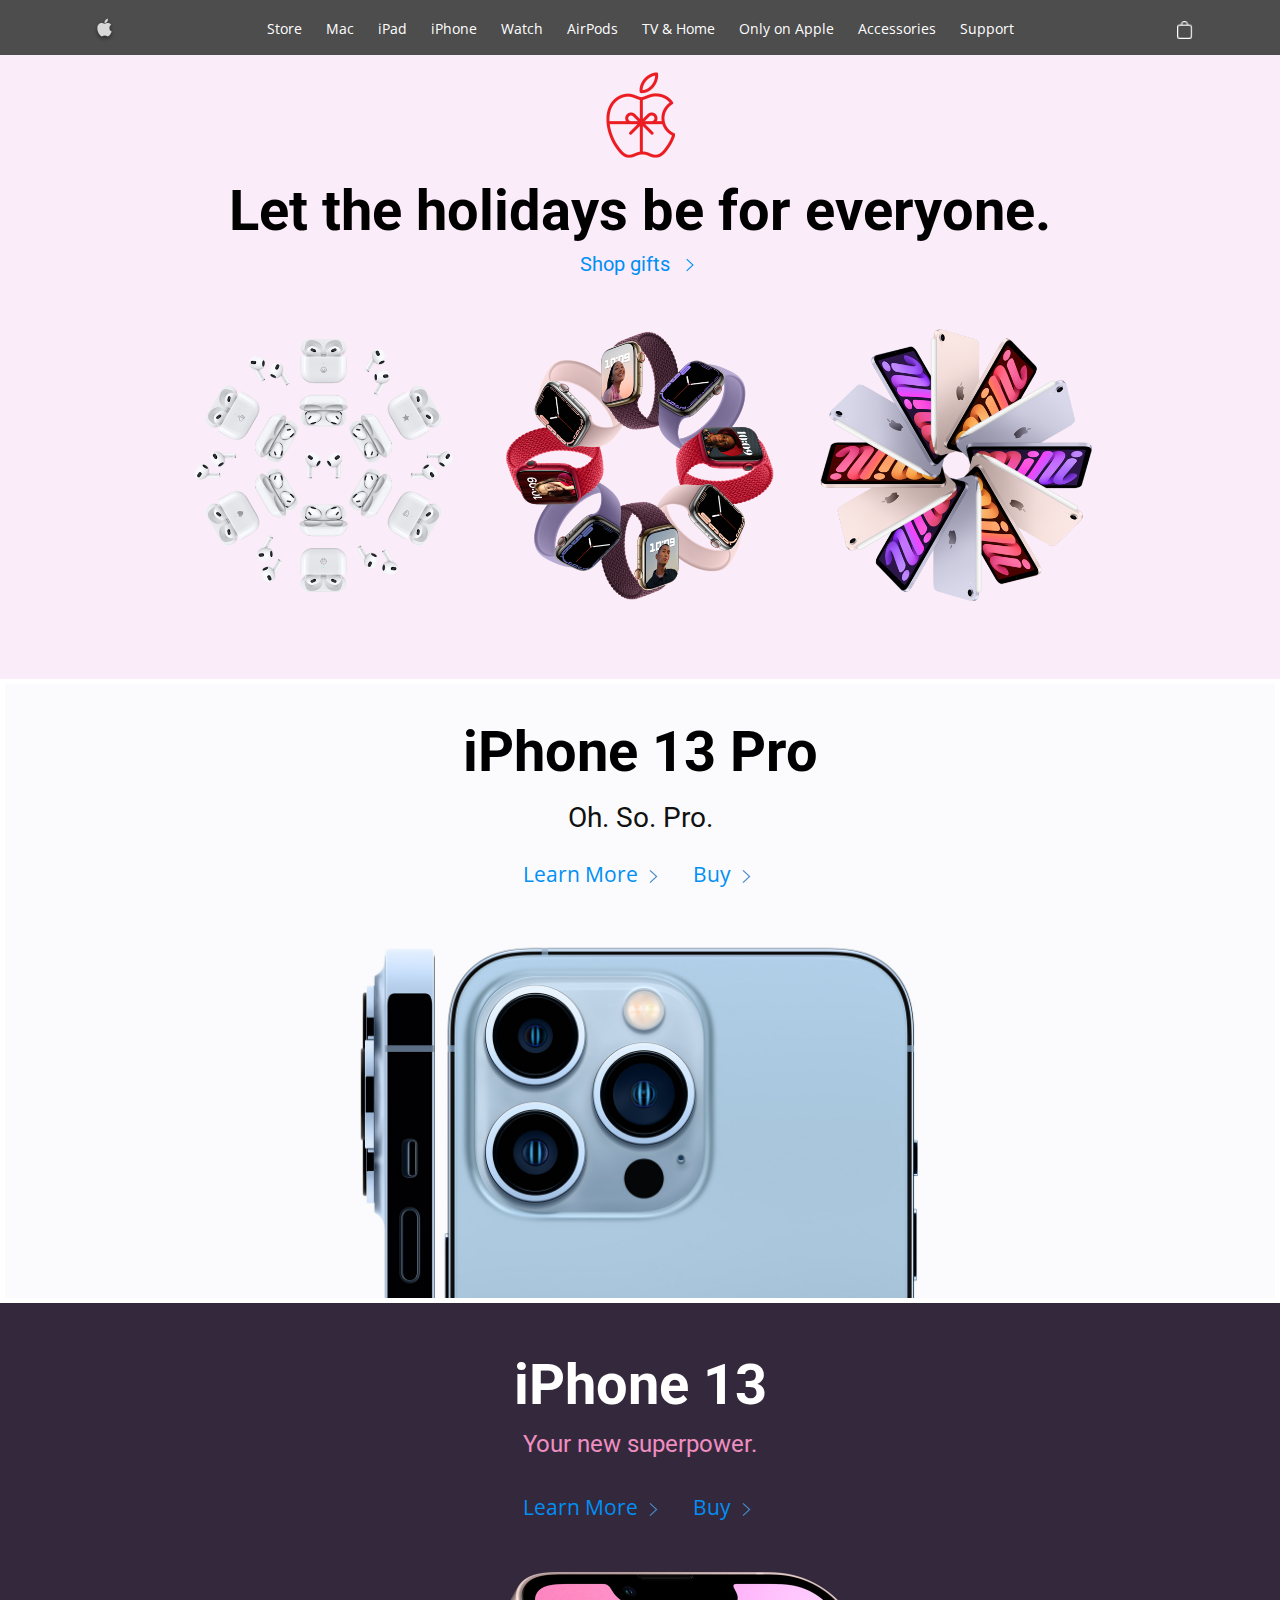
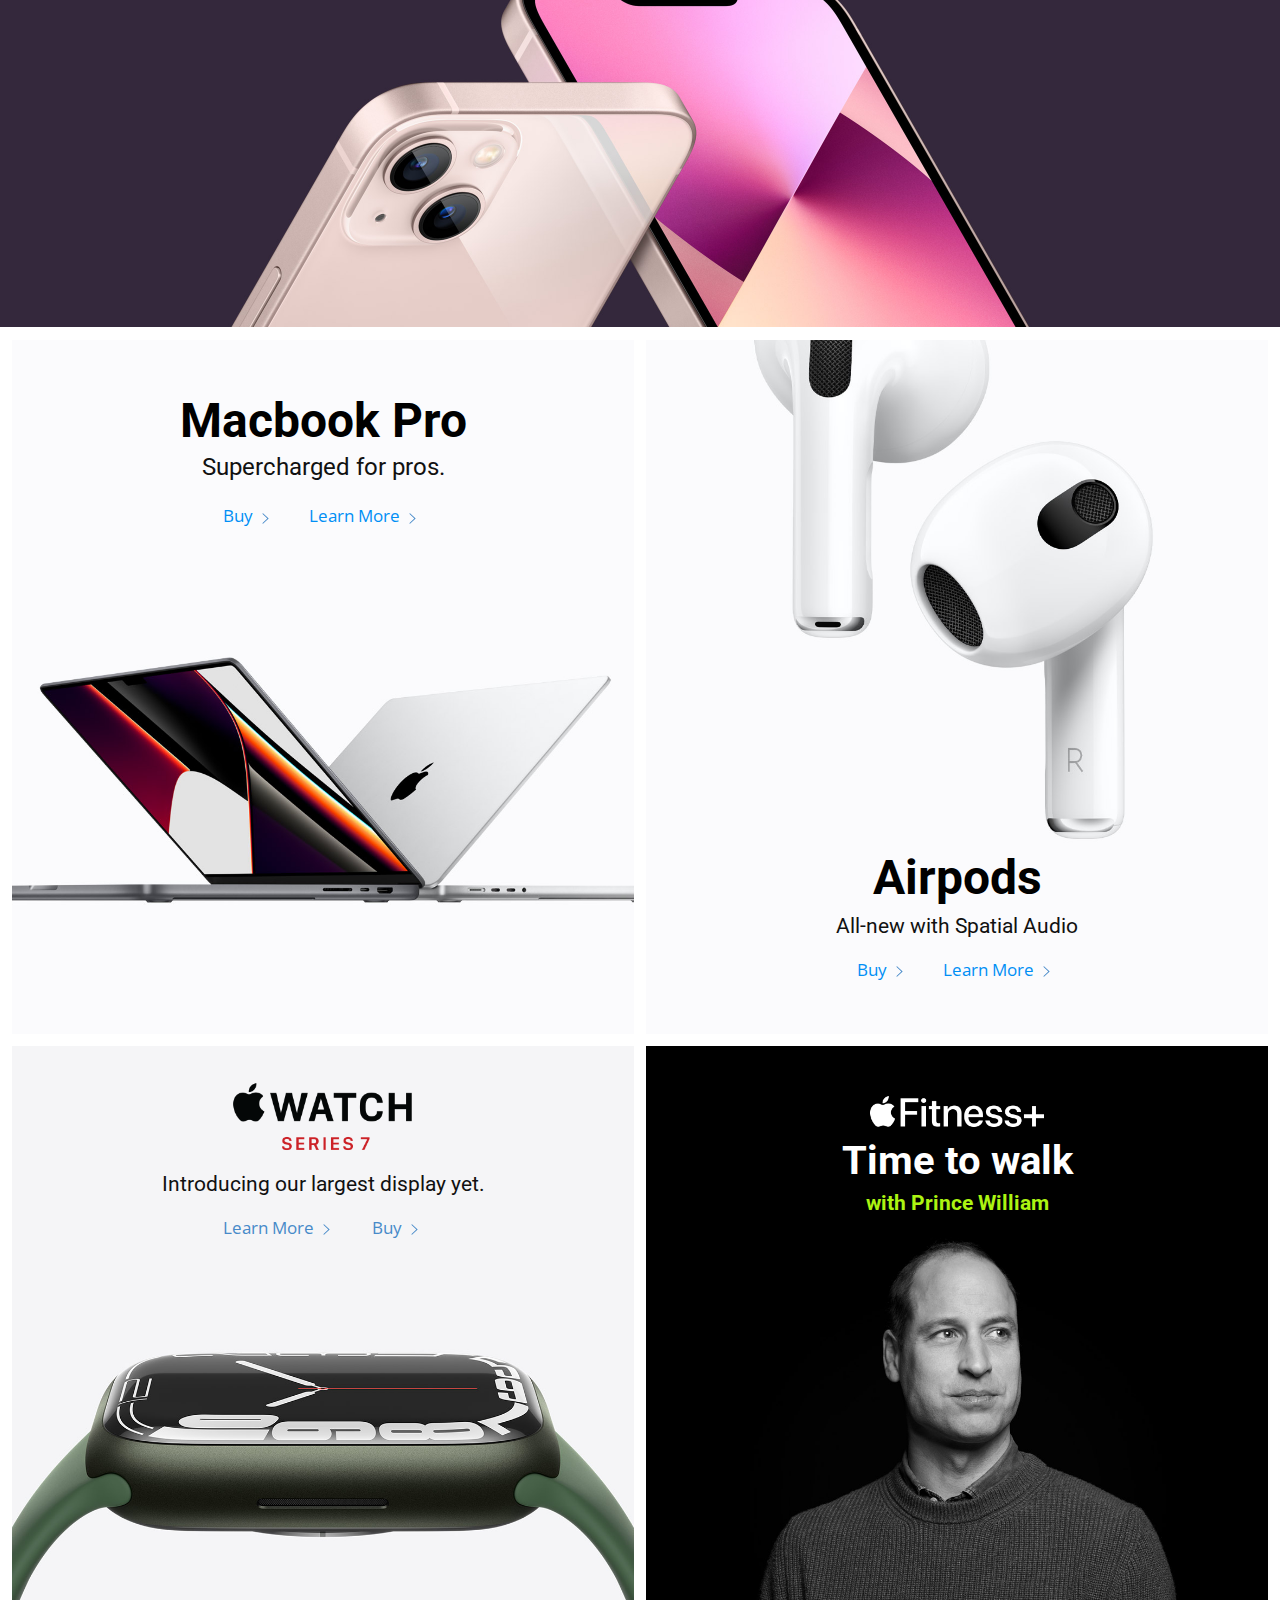
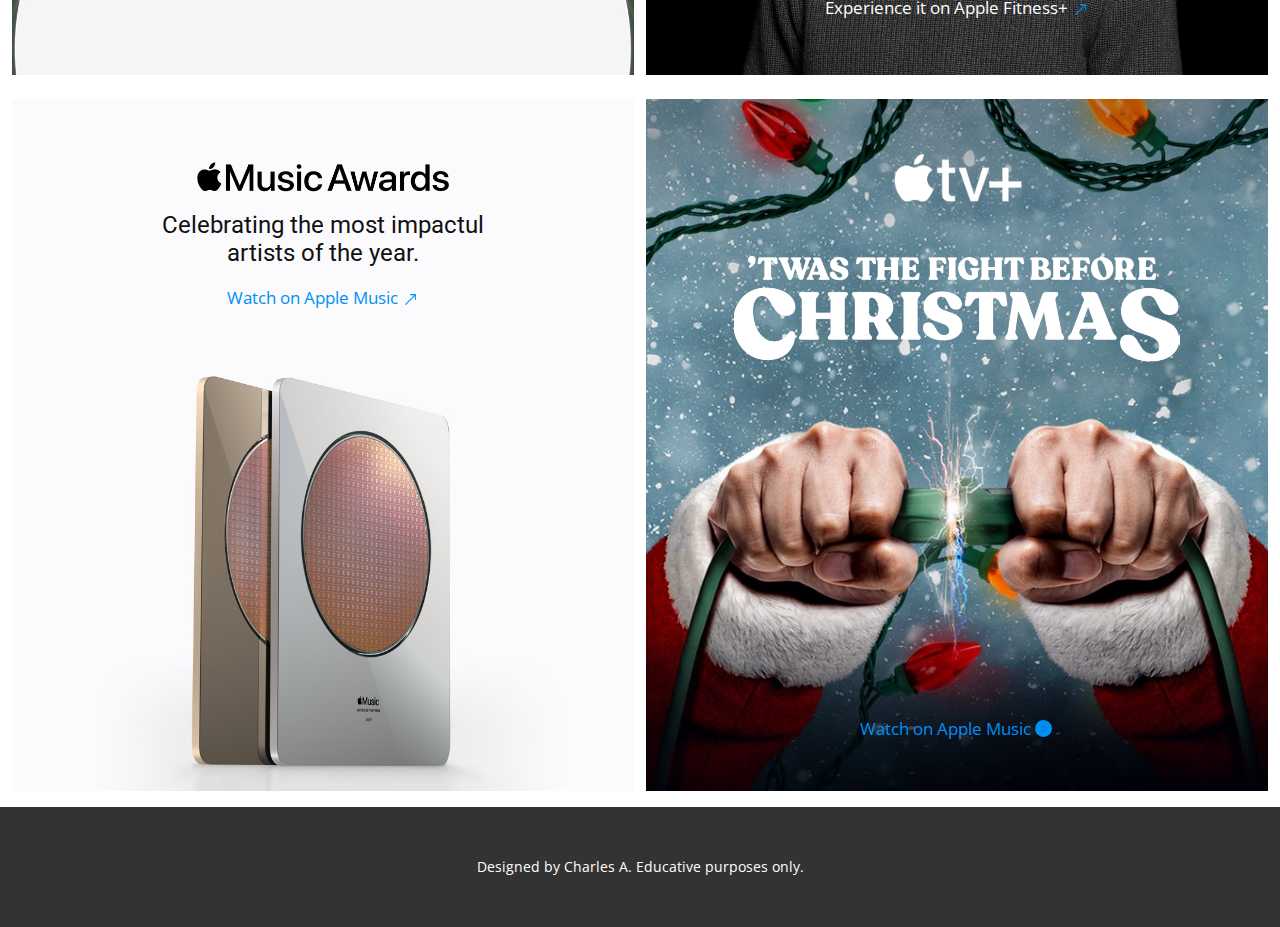
<file: Apple.html>
<!DOCTYPE html>
<html style="font-size: 16px;" lang="en-US">
  <head>
    <meta name="viewport" content="width=device-width, initial-scale=1.0">
    <meta charset="utf-8">
    <meta name="keywords" content="Apple Homepage clone">
    <meta name="description" content="This is an apple homepage clone">
    <meta name="page_type" content="np-template-header-footer-from-plugin">
    <title>Apple</title>
    <link rel="stylesheet" href="charliexvi.css" media="screen">
<link rel="stylesheet" href="Apple.css" media="screen">
    <script class="u-script" type="text/javascript" src="jquery.js" defer=""></script>
    <script class="u-script" type="text/javascript" src="charliexvi.js" defer=""></script>
    <link rel="icon" href="images/favicon.svg">
    <link id="u-theme-google-font" rel="stylesheet" href="https://fonts.googleapis.com/css?family=Roboto:100,100i,300,300i,400,400i,500,500i,700,700i,900,900i|Open+Sans:300,300i,400,400i,600,600i,700,700i,800,800i">
    
    
    
    
    
    
    
    
    
    
    
    <script type="application/ld+json">{
		"@context": "http://schema.org",
		"@type": "Organization",
		"name": "Apple Clone",
		"logo": "images/applelogosvg.svg"
}</script>
    <meta name="theme-color" content="#478ac9">
    <meta property="og:title" content="Apple">
    <meta property="og:description" content="This is an apple homepage clone">
    <meta property="og:type" content="website">
  </head>
  <body class="u-body u-overlap"><header class="u-clearfix u-grey-70 u-header u-sticky u-sticky-44cd u-header" id="sec-3c41"><div class="u-clearfix u-sheet u-sheet-1">
        <a href="#" class="u-align-center-xs u-align-left-lg u-align-left-md u-align-left-sm u-align-left-xl u-image u-logo u-image-1" data-image-width="32" data-image-height="35">
          <img src="images/applelogosvg.svg" class="u-logo-image u-logo-image-1">
        </a>
        <nav class="u-align-center u-menu u-menu-one-level u-menu-1">
          <div class="menu-collapse" style="font-size: 0.875rem; letter-spacing: 0px;">
            <a class="u-button-style u-custom-hover-color u-custom-left-right-menu-spacing u-custom-padding-bottom u-custom-text-active-color u-custom-text-hover-color u-custom-top-bottom-menu-spacing u-nav-link u-text-active-palette-1-base u-text-hover-palette-2-base u-text-white" href="#" style="font-size: calc(1em + 8px); color: rgb(255, 255, 255) !important; background-image: none;">
              <svg class="u-svg-link" preserveAspectRatio="xMidYMin slice" viewBox="0 0 32 32" style=""><use xmlns:xlink="http://www.w3.org/1999/xlink" xlink:href="#svg-3cc4"></use></svg>
              <svg class="u-svg-content" viewBox="0 0 32 32" id="svg-3cc4" style="enable-background:new 0 0 32 32;"><style type="text/css"> .st0{fill:none;stroke:#000000;stroke-width:2;stroke-linecap:round;stroke-miterlimit:10;} </style><path class="st0" d="M4.949,6.996h22.192 M4.949,15.996h22.192 M4.949,24.996h22.192"></path></svg>
            </a>
          </div>
          <div class="u-custom-menu u-nav-container">
            <ul class="u-nav u-unstyled u-nav-1"><li class="u-nav-item"><a class="u-button-style u-nav-link u-text-active-grey-75 u-text-hover-grey-25" href="#" style="padding: 8px 12px;">Store</a>
</li><li class="u-nav-item"><a class="u-button-style u-nav-link u-text-active-grey-75 u-text-hover-grey-25" href="#" style="padding: 8px 12px;">Mac</a>
</li><li class="u-nav-item"><a class="u-button-style u-nav-link u-text-active-grey-75 u-text-hover-grey-25" href="#" style="padding: 8px 12px;">iPad</a>
</li><li class="u-nav-item"><a class="u-button-style u-nav-link u-text-active-grey-75 u-text-hover-grey-25" href="#" style="padding: 8px 12px;">iPhone</a>
</li><li class="u-nav-item"><a class="u-button-style u-nav-link u-text-active-grey-75 u-text-hover-grey-25" href="#" style="padding: 8px 12px;">Watch</a>
</li><li class="u-nav-item"><a class="u-button-style u-nav-link u-text-active-grey-75 u-text-hover-grey-25" style="padding: 8px 12px;">AirPods</a>
</li><li class="u-nav-item"><a class="u-button-style u-nav-link u-text-active-grey-75 u-text-hover-grey-25" href="#" style="padding: 8px 12px;">TV &amp; Home</a>
</li><li class="u-nav-item"><a class="u-button-style u-nav-link u-text-active-grey-75 u-text-hover-grey-25" href="#" style="padding: 8px 12px;">Only on Apple</a>
</li><li class="u-nav-item"><a class="u-button-style u-nav-link u-text-active-grey-75 u-text-hover-grey-25" href="#" style="padding: 8px 12px;">Accessories</a>
</li><li class="u-nav-item"><a class="u-button-style u-nav-link u-text-active-grey-75 u-text-hover-grey-25" href="#" style="padding: 8px 12px;">Support</a>
</li></ul>
          </div>
          <div class="u-custom-menu u-nav-container-collapse">
            <div class="u-black u-container-style u-inner-container-layout u-opacity u-opacity-95 u-sidenav">
              <div class="u-inner-container-layout u-sidenav-overflow">
                <div class="u-menu-close u-menu-close-1"></div>
                <ul class="u-align-center-lg u-align-center-md u-align-center-sm u-align-center-xl u-align-left-xs u-nav u-popupmenu-items u-unstyled u-nav-2"><li class="u-nav-item"><a class="u-button-style u-nav-link" href="#" style="padding: 8px 12px;">Store</a>
</li><li class="u-nav-item"><a class="u-button-style u-nav-link" href="#" style="padding: 8px 12px;">Mac</a>
</li><li class="u-nav-item"><a class="u-button-style u-nav-link" href="#" style="padding: 8px 12px;">iPad</a>
</li><li class="u-nav-item"><a class="u-button-style u-nav-link" href="#" style="padding: 8px 12px;">iPhone</a>
</li><li class="u-nav-item"><a class="u-button-style u-nav-link" href="#" style="padding: 8px 12px;">Watch</a>
</li><li class="u-nav-item"><a class="u-button-style u-nav-link" style="padding: 8px 12px;">AirPods</a>
</li><li class="u-nav-item"><a class="u-button-style u-nav-link" href="#" style="padding: 8px 12px;">TV &amp; Home</a>
</li><li class="u-nav-item"><a class="u-button-style u-nav-link" href="#" style="padding: 8px 12px;">Only on Apple</a>
</li><li class="u-nav-item"><a class="u-button-style u-nav-link" href="#" style="padding: 8px 12px;">Accessories</a>
</li><li class="u-nav-item"><a class="u-button-style u-nav-link" href="#" style="padding: 8px 12px;">Support</a>
</li></ul>
              </div>
            </div>
            <div class="u-black u-menu-overlay u-opacity u-opacity-70"></div>
          </div>
        </nav>
        <a href="#" class="u-align-center-xs u-align-left-lg u-align-left-md u-align-left-sm u-align-left-xl u-image u-logo u-image-2" data-image-width="14" data-image-height="15">
          <img src="images/bag.png" class="u-logo-image u-logo-image-2">
        </a>
      </div></header>
    <section class="u-clearfix u-custom-color-1 u-section-1" id="sec-83a1">
      <div class="u-clearfix u-sheet u-sheet-1">
        <img class="u-image u-image-default u-preserve-proportions u-image-1" src="images/logo__dcojfwkzna2q_large_2x.png" alt="" data-image-width="140" data-image-height="176">
        <h2 class="u-align-center u-text u-text-1">Let the holidays be for everyone.</h2>
        <h5 class="u-align-center u-text u-text-custom-color-2 u-text-2">
          <a href="#" class="u-border-2 u-border-hover-custom-color-2 u-btn u-button-link u-button-style u-none u-radius-0 u-text-custom-color-2 u-btn-1">Shop gifts&nbsp; </a><span class="u-icon u-text-custom-color-2"><svg class="u-svg-content" viewBox="0 0 512 512" style="width: 1em; height: 1em;"><polygon points="160,115.4 180.7,96 352,256 180.7,416 160,396.7 310.5,256 "></polygon></svg><img></span>
          <a href="#">
            <span style="font-size: 1.875rem;">
              <span style="text-decoration: underline !important;"></span>
            </span>
          </a>
        </h5>
        <div class="u-expanded-width-md u-expanded-width-sm u-expanded-width-xs u-hidden-sm u-hidden-xs u-list u-list-1">
          <div class="u-repeater u-repeater-1">
            <div class="u-container-style u-custom-item u-image u-image-contain u-list-item u-repeater-item u-image-2" data-image-width="578" data-image-height="562">
              <div class="u-container-layout u-similar-container u-container-layout-1"></div>
            </div>
            <div class="u-container-style u-custom-item u-image u-image-contain u-list-item u-repeater-item u-image-3" data-image-width="578" data-image-height="562">
              <div class="u-container-layout u-similar-container u-container-layout-2"></div>
            </div>
            <div class="u-container-style u-custom-item u-image u-image-contain u-list-item u-repeater-item u-image-4" data-image-width="578" data-image-height="562">
              <div class="u-container-layout u-similar-container u-container-layout-3"></div>
            </div>
          </div>
        </div>
        <img class="u-hidden-lg u-hidden-md u-hidden-xl u-image u-image-default u-image-5" src="images/airpods__b0941p5gmwj6_large_2x.png" alt="" data-image-width="578" data-image-height="562">
      </div>
    </section>
    <section class="u-border-5 u-border-white u-clearfix u-hidden-xs u-image u-section-2" id="sec-60d9" data-image-width="6020" data-image-height="1248">
      <div class="u-clearfix u-sheet u-sheet-1">
        <div class="u-align-center u-container-style u-group u-group-1">
          <div class="u-container-layout">
            <h2 class="u-align-center u-text u-text-1">iPhone 13 Pro</h2>
            <h5 class="u-align-center u-text u-text-2">Oh. So. Pro.</h5>
            <div class="u-align-center u-container-style u-group u-group-2">
              <div class="u-container-layout">
                <a href="#" class="u-align-left u-border-2 u-border-hover-custom-color-2 u-btn u-button-link u-button-style u-none u-text-custom-color-2 u-btn-1">Buy&nbsp;<span class="u-icon u-icon-1"><svg class="u-svg-content" viewBox="0 0 512 512" style="width: 1em; height: 1em;"><polygon points="160,115.4 180.7,96 352,256 180.7,416 160,396.7 310.5,256 "></polygon></svg><img></span>
                </a>
                <a href="#" class="u-align-left u-border-2 u-border-hover-custom-color-2 u-btn u-button-link u-button-style u-none u-text-custom-color-2 u-btn-2">Learn More&nbsp;<span class="u-icon u-icon-2"><svg class="u-svg-content" viewBox="0 0 512 512" style="width: 1em; height: 1em;"><polygon points="160,115.4 180.7,96 352,256 180.7,416 160,396.7 310.5,256 "></polygon></svg><img></span>
                </a>
              </div>
            </div>
          </div>
        </div>
      </div>
    </section>
    <section class="u-border-5 u-border-white u-clearfix u-hidden-lg u-hidden-md u-hidden-xl u-hidden-xs u-image u-section-3" id="carousel_48bf" data-image-width="1468" data-image-height="1096">
      <div class="u-clearfix u-sheet u-sheet-1">
        <div class="u-align-center u-container-style u-expanded-width-sm u-expanded-width-xs u-group u-group-1">
          <div class="u-container-layout">
            <h2 class="u-align-center u-text u-text-white u-text-1">iPhone 13</h2>
            <h5 class="u-align-center u-text u-text-custom-color-4 u-text-2">Your new superpower</h5>
            <div class="u-align-center u-container-style u-group u-group-2">
              <div class="u-container-layout">
                <a href="#" class="u-align-left u-border-2 u-border-hover-custom-color-2 u-btn u-button-link u-button-style u-none u-text-custom-color-2 u-btn-1">Buy&nbsp;<span class="u-icon u-icon-1"><svg class="u-svg-content" viewBox="0 0 512 512" style="width: 1em; height: 1em;"><polygon points="160,115.4 180.7,96 352,256 180.7,416 160,396.7 310.5,256 "></polygon></svg><img></span>
                </a>
                <a href="#" class="u-align-left u-border-2 u-border-hover-custom-color-2 u-btn u-button-link u-button-style u-none u-text-custom-color-2 u-btn-2">Learn More&nbsp;<span class="u-icon u-icon-2"><svg class="u-svg-content" viewBox="0 0 512 512" style="width: 1em; height: 1em;"><polygon points="160,115.4 180.7,96 352,256 180.7,416 160,396.7 310.5,256 "></polygon></svg><img></span>
                </a>
              </div>
            </div>
          </div>
        </div>
      </div>
    </section>
    <section class="u-border-5 u-border-white u-clearfix u-hidden-lg u-hidden-md u-hidden-sm u-hidden-xl u-image u-section-4" id="carousel_d66d" data-image-width="1468" data-image-height="1096">
      <div class="u-clearfix u-sheet u-sheet-1">
        <h2 class="u-align-center u-text u-text-1">iPhone 13 Pro</h2>
        <h5 class="u-align-center u-text u-text-2">Oh. So. Pro.</h5>
        <a href="#" class="u-border-2 u-border-hover-custom-color-2 u-btn u-button-link u-button-style u-none u-radius-0 u-text-palette-1-base u-btn-1">Learn more​​​&nbsp;<span class="u-icon u-icon-1"><svg class="u-svg-content" viewBox="0 0 512 512" style="width: 1em; height: 1em;"><polygon points="160,115.4 180.7,96 352,256 180.7,416 160,396.7 310.5,256 "></polygon></svg><img></span>
        </a>
        <a href="#" class="u-border-2 u-border-hover-custom-color-2 u-btn u-button-link u-button-style u-none u-radius-0 u-text-palette-1-base u-btn-2">Buy&nbsp;<span class="u-icon u-icon-2"><svg class="u-svg-content" viewBox="0 0 512 512" style="width: 1em; height: 1em;"><polygon points="160,115.4 180.7,96 352,256 180.7,416 160,396.7 310.5,256 "></polygon></svg><img></span>
        </a>
      </div>
    </section>
    <section class="u-clearfix u-hidden-sm u-hidden-xs u-image u-section-5" id="sec-49d6" data-image-width="6016" data-image-height="1248">
      <div class="u-align-left u-clearfix u-sheet u-sheet-1">
        <h2 class="u-align-center u-text u-text-white u-text-1">iPhone 13</h2>
        <h5 class="u-align-center u-text u-text-custom-color-4 u-text-2">Your new superpower.</h5>
        <div class="u-align-center u-container-style u-group u-group-1">
          <div class="u-container-layout">
            <a href="#" class="u-align-left u-border-2 u-border-hover-custom-color-2 u-btn u-button-link u-button-style u-none u-text-custom-color-2 u-btn-1">Buy&nbsp;<span class="u-icon u-icon-1"><svg class="u-svg-content" viewBox="0 0 512 512" style="width: 1em; height: 1em;"><polygon points="160,115.4 180.7,96 352,256 180.7,416 160,396.7 310.5,256 "></polygon></svg><img></span>
            </a>
            <a href="#" class="u-align-left u-border-2 u-border-hover-custom-color-2 u-btn u-button-link u-button-style u-none u-text-custom-color-2 u-btn-2">Learn More&nbsp;<span class="u-icon u-icon-2"><svg class="u-svg-content" viewBox="0 0 512 512" style="width: 1em; height: 1em;"><polygon points="160,115.4 180.7,96 352,256 180.7,416 160,396.7 310.5,256 "></polygon></svg><img></span>
            </a>
          </div>
        </div>
      </div>
    </section>
    <section class="u-clearfix u-hidden-lg u-hidden-md u-hidden-sm u-hidden-xl u-image u-section-6" id="carousel_6796" data-image-width="1468" data-image-height="1096">
      <div class="u-align-left u-clearfix u-sheet u-sheet-1">
        <h2 class="u-align-center u-text u-text-white u-text-1">iPhone 13</h2>
        <h5 class="u-align-center u-text u-text-custom-color-4 u-text-2">Your new superpower.</h5>
        <a href="#" class="u-border-2 u-border-hover-custom-color-2 u-btn u-button-link u-button-style u-none u-radius-0 u-text-palette-1-base u-btn-1">Buy&nbsp;<span class="u-icon u-icon-1"><svg class="u-svg-content" viewBox="0 0 512 512" style="width: 1em; height: 1em;"><polygon points="160,115.4 180.7,96 352,256 180.7,416 160,396.7 310.5,256 "></polygon></svg><img></span>
        </a>
        <a href="#" class="u-border-2 u-border-hover-custom-color-2 u-btn u-button-link u-button-style u-none u-radius-0 u-text-palette-1-base u-btn-2">Learn more​​​&nbsp;<span class="u-icon u-icon-2"><svg class="u-svg-content" viewBox="0 0 512 512" style="width: 1em; height: 1em;"><polygon points="160,115.4 180.7,96 352,256 180.7,416 160,396.7 310.5,256 "></polygon></svg><img></span>
        </a>
      </div>
    </section>
    <section class="u-clearfix u-hidden-xs u-valign-middle-md u-valign-middle-sm u-valign-middle-xl u-valign-middle-xs u-section-7" id="sec-9fbb">
      <div class="u-clearfix u-expanded-width u-gutter-12 u-hidden-xs u-layout-spacing-all u-layout-wrap u-layout-wrap-1">
        <div class="u-layout">
          <div class="u-layout-col">
            <div class="u-size-30">
              <div class="u-layout-row">
                <div class="u-container-style u-hidden-xs u-image u-layout-cell u-size-30 u-image-1" data-image-width="2524" data-image-height="1160">
                  <div class="u-container-layout u-container-layout-1">
                    <h2 class="u-align-center u-text u-text-1">Macbook Pro</h2>
                    <h5 class="u-align-center u-text u-text-2">Supercharged for pros.</h5>
                    <div class="u-align-center u-container-style u-group u-group-1">
                      <div class="u-container-layout">
                        <a href="#" class="u-align-center-sm u-align-center-xs u-border-2 u-border-hover-custom-color-2 u-btn u-button-link u-button-style u-none u-text-custom-color-2 u-btn-1">Buy&nbsp;<span class="u-icon u-icon-1"><svg class="u-svg-content" viewBox="0 0 512 512" style="width: 1em; height: 1em;"><polygon points="160,115.4 180.7,96 352,256 180.7,416 160,396.7 310.5,256 "></polygon></svg><img></span>
                        </a>
                        <a href="#" class="u-align-center-lg u-align-center-md u-align-center-sm u-align-center-xs u-border-2 u-border-hover-custom-color-2 u-btn u-button-link u-button-style u-none u-text-custom-color-2 u-btn-2">Learn More​​​&nbsp;<span class="u-icon u-icon-2"><svg class="u-svg-content" viewBox="0 0 512 512" style="width: 1em; height: 1em;"><polygon points="160,115.4 180.7,96 352,256 180.7,416 160,396.7 310.5,256 "></polygon></svg><img></span>
                        </a>
                      </div>
                    </div>
                  </div>
                </div>
                <div class="u-container-style u-hidden-xs u-image u-layout-cell u-size-30 u-image-2" data-image-width="2524" data-image-height="1160">
                  <div class="u-container-layout u-container-layout-3">
                    <div class="u-align-center u-container-style u-group u-group-2">
                      <div class="u-container-layout u-container-layout-4">
                        <h2 class="u-align-center u-text u-text-3">Airpods</h2>
                        <h5 class="u-align-center u-text u-text-4">All-new with Spatial Audio</h5>
                        <div class="u-align-center u-container-style u-group u-group-3">
                          <div class="u-container-layout u-container-layout-5">
                            <a href="#" class="u-border-2 u-border-hover-custom-color-2 u-btn u-button-link u-button-style u-none u-text-custom-color-2 u-btn-3">Buy&nbsp;<span class="u-icon u-icon-3"><svg class="u-svg-content" viewBox="0 0 512 512" style="width: 1em; height: 1em;"><polygon points="160,115.4 180.7,96 352,256 180.7,416 160,396.7 310.5,256 "></polygon></svg><img></span>
                            </a>
                            <a href="#" class="u-align-center-lg u-align-center-md u-align-center-sm u-align-center-xs u-border-2 u-border-hover-custom-color-2 u-btn u-button-link u-button-style u-none u-text-custom-color-2 u-btn-4">Learn More​​​&nbsp;<span class="u-icon u-icon-4"><svg class="u-svg-content" viewBox="0 0 512 512" style="width: 1em; height: 1em;"><polygon points="160,115.4 180.7,96 352,256 180.7,416 160,396.7 310.5,256 "></polygon></svg><img></span>
                            </a>
                          </div>
                        </div>
                      </div>
                    </div>
                  </div>
                </div>
              </div>
            </div>
            <div class="u-size-30">
              <div class="u-layout-row">
                <div class="u-container-style u-hidden-xs u-image u-layout-cell u-size-30 u-image-3" data-image-width="2524" data-image-height="1160">
                  <div class="u-container-layout u-container-layout-6">
                    <img class="u-align-center u-image u-image-contain u-image-default u-image-4" src="images/tile_watch_logo_lte__h7snssb7mqq2_large_2x.png" alt="" data-image-width="292" data-image-height="112">
                    <h5 class="u-align-center u-text u-text-5">Introducing our largest display yet.</h5>
                    <div class="u-align-center u-container-style u-group u-group-4">
                      <div class="u-container-layout">
                        <a href="#" class="u-border-2 u-border-hover-custom-color-2 u-btn u-button-link u-button-style u-none u-radius-0 u-text-palette-1-base u-btn-5">Learn More​​​&nbsp;<span class="u-icon u-icon-5"><svg class="u-svg-content" viewBox="0 0 512 512" style="width: 1em; height: 1em;"><polygon points="160,115.4 180.7,96 352,256 180.7,416 160,396.7 310.5,256 "></polygon></svg><img></span>
                        </a>
                        <a href="#" class="u-border-2 u-border-hover-custom-color-2 u-btn u-button-link u-button-style u-none u-radius-0 u-text-palette-1-base u-btn-6">Buy&nbsp;<span class="u-icon u-icon-6"><svg class="u-svg-content" viewBox="0 0 512 512" style="width: 1em; height: 1em;"><polygon points="160,115.4 180.7,96 352,256 180.7,416 160,396.7 310.5,256 "></polygon></svg><img></span>
                        </a>
                      </div>
                    </div>
                  </div>
                </div>
                <div class="u-container-style u-hidden-xs u-image u-layout-cell u-size-30 u-image-5" data-image-width="2524" data-image-height="1160">
                  <div class="u-container-layout u-container-layout-8">
                    <img class="u-align-center u-image u-image-contain u-image-default u-image-6" src="images/logo_apple_fitness__bkpm41a417qq_large_2x1.png" alt="" data-image-width="310" data-image-height="58">
                    <h2 class="u-align-center u-text u-text-white u-text-6">Time to walk</h2>
                    <h5 class="u-align-center u-text u-text-custom-color-5 u-text-default u-text-7">with Princ​e William</h5>
                    <a href="#" class="u-align-center-lg u-align-center-md u-align-center-sm u-align-center-xs u-border-2 u-border-hover-custom-color-2 u-btn u-button-link u-button-style u-none u-text-white u-btn-7">Experience it on Apple Fitness+​​​&nbsp;<span class="u-icon u-text-white u-icon-7"><svg class="u-svg-content" viewBox="0 0 32 32" style="width: 1em; height: 1em;"><g id="Layer_2"><path d="M15.31,6.85a1,1,0,0,0,1,1h6.51L6.17,24.5a1,1,0,0,0,1.41,1.41L24.21,9.28v6.46a1,1,0,1,0,2,0v-9a.9.9,0,0,0-.9-.9h-9A1,1,0,0,0,15.31,6.85Z"></path>
</g></svg><img></span>
                    </a>
                  </div>
                </div>
              </div>
            </div>
          </div>
        </div>
      </div>
    </section>
    <section class="u-clearfix u-hidden-lg u-hidden-md u-hidden-sm u-hidden-xl u-valign-middle u-section-8" id="carousel_444d">
      <div class="u-clearfix u-expanded-width u-gutter-12 u-layout-spacing-all u-layout-wrap u-layout-wrap-1">
        <div class="u-layout">
          <div class="u-layout-col">
            <div class="u-size-30">
              <div class="u-layout-row">
                <div class="u-container-style u-hidden-lg u-hidden-md u-hidden-sm u-hidden-xl u-image u-layout-cell u-size-30 u-image-1" data-image-width="1468" data-image-height="1096">
                  <div class="u-container-layout u-container-layout-1">
                    <h2 class="u-align-center u-text u-text-1">Macbook Pro</h2>
                    <h5 class="u-align-center u-text u-text-2">Supercharged for pros.</h5>
                    <div class="u-align-center u-container-style u-group u-group-1">
                      <div class="u-container-layout">
                        <a href="#" class="u-border-2 u-border-hover-custom-color-2 u-btn u-button-link u-button-style u-none u-text-custom-color-2 u-btn-1">Buy&nbsp;<span class="u-icon u-icon-1"><svg class="u-svg-content" viewBox="0 0 512 512" style="width: 1em; height: 1em;"><polygon points="160,115.4 180.7,96 352,256 180.7,416 160,396.7 310.5,256 "></polygon></svg><img></span>
                        </a>
                        <a href="#" class="u-align-center-lg u-align-center-md u-align-center-sm u-align-center-xs u-border-2 u-border-hover-custom-color-2 u-btn u-button-link u-button-style u-none u-text-custom-color-2 u-btn-2">Learn More​​​&nbsp;<span class="u-icon u-icon-2"><svg class="u-svg-content" viewBox="0 0 512 512" style="width: 1em; height: 1em;"><polygon points="160,115.4 180.7,96 352,256 180.7,416 160,396.7 310.5,256 "></polygon></svg><img></span>
                        </a>
                      </div>
                    </div>
                  </div>
                </div>
                <div class="u-container-style u-hidden-lg u-hidden-md u-hidden-sm u-hidden-xl u-image u-layout-cell u-size-30 u-image-2" data-image-width="1468" data-image-height="1096">
                  <div class="u-container-layout u-container-layout-3">
                    <div class="u-align-center u-container-style u-group u-group-2">
                      <div class="u-container-layout">
                        <h2 class="u-align-center u-text u-text-3">Airpods</h2>
                        <h5 class="u-align-center u-text u-text-4">All-new with Spatial Audio</h5>
                        <div class="u-align-center u-container-style u-group u-group-3">
                          <div class="u-container-layout u-container-layout-5">
                            <a href="#" class="u-border-2 u-border-hover-custom-color-2 u-btn u-button-link u-button-style u-none u-text-custom-color-2 u-btn-3">Buy&nbsp;<span class="u-icon u-icon-3"><svg class="u-svg-content" viewBox="0 0 512 512" style="width: 1em; height: 1em;"><polygon points="160,115.4 180.7,96 352,256 180.7,416 160,396.7 310.5,256 "></polygon></svg><img></span>
                            </a>
                            <a href="#" class="u-align-center-lg u-align-center-md u-align-center-sm u-align-center-xs u-border-2 u-border-hover-custom-color-2 u-btn u-button-link u-button-style u-none u-text-custom-color-2 u-btn-4">Learn More​​​&nbsp;<span class="u-icon u-icon-4"><svg class="u-svg-content" viewBox="0 0 512 512" style="width: 1em; height: 1em;"><polygon points="160,115.4 180.7,96 352,256 180.7,416 160,396.7 310.5,256 "></polygon></svg><img></span>
                            </a>
                          </div>
                        </div>
                      </div>
                    </div>
                  </div>
                </div>
              </div>
            </div>
            <div class="u-size-30">
              <div class="u-layout-row">
                <div class="u-container-style u-hidden-lg u-hidden-md u-hidden-sm u-hidden-xl u-image u-layout-cell u-size-30 u-image-3" data-image-width="1468" data-image-height="1096">
                  <div class="u-container-layout u-container-layout-6">
                    <img class="u-align-center u-image u-image-contain u-image-default u-image-4" src="images/tile_watch_logo_lte__h7snssb7mqq2_large_2x.png" alt="" data-image-width="292" data-image-height="112">
                    <h5 class="u-align-center u-text u-text-5">Introducing our largest display yet.</h5>
                    <div class="u-align-center u-container-style u-group u-group-4">
                      <div class="u-container-layout">
                        <a href="#" class="u-border-2 u-border-hover-custom-color-2 u-btn u-button-link u-button-style u-none u-radius-0 u-text-palette-1-base u-btn-5">Learn More​​​&nbsp;<span class="u-icon u-icon-5"><svg class="u-svg-content" viewBox="0 0 512 512" style="width: 1em; height: 1em;"><polygon points="160,115.4 180.7,96 352,256 180.7,416 160,396.7 310.5,256 "></polygon></svg><img></span>
                        </a>
                        <a href="#" class="u-border-2 u-border-hover-custom-color-2 u-btn u-button-link u-button-style u-none u-radius-0 u-text-palette-1-base u-btn-6">Buy&nbsp;<span class="u-icon u-icon-6"><svg class="u-svg-content" viewBox="0 0 512 512" style="width: 1em; height: 1em;"><polygon points="160,115.4 180.7,96 352,256 180.7,416 160,396.7 310.5,256 "></polygon></svg><img></span>
                        </a>
                      </div>
                    </div>
                  </div>
                </div>
                <div class="u-container-style u-hidden-lg u-hidden-md u-hidden-sm u-hidden-xl u-image u-layout-cell u-size-30 u-image-5" data-image-width="1468" data-image-height="1096">
                  <div class="u-container-layout u-container-layout-8">
                    <img class="u-align-center u-image u-image-contain u-image-default u-image-6" src="images/logo_apple_fitness__bkpm41a417qq_large_2x1.png" alt="" data-image-width="310" data-image-height="58">
                    <h2 class="u-align-center u-text u-text-white u-text-6">Time to walk</h2>
                    <h5 class="u-align-center u-text u-text-custom-color-5 u-text-default u-text-7">with Princ​e William</h5>
                    <a href="#" class="u-align-center-lg u-align-center-md u-align-center-sm u-align-center-xs u-border-2 u-border-hover-custom-color-2 u-btn u-button-link u-button-style u-none u-text-white u-btn-7">Experience it on Apple Fitness+​​​&nbsp;<span class="u-icon u-text-white u-icon-7"><svg class="u-svg-content" viewBox="0 0 32 32" style="width: 1em; height: 1em;"><g id="Layer_2"><path d="M15.31,6.85a1,1,0,0,0,1,1h6.51L6.17,24.5a1,1,0,0,0,1.41,1.41L24.21,9.28v6.46a1,1,0,1,0,2,0v-9a.9.9,0,0,0-.9-.9h-9A1,1,0,0,0,15.31,6.85Z"></path>
</g></svg><img></span>
                    </a>
                  </div>
                </div>
              </div>
            </div>
          </div>
        </div>
      </div>
    </section>
    <section class="u-clearfix u-hidden-xs u-valign-middle-lg u-valign-middle-md u-valign-middle-sm u-valign-middle-xs u-section-9" id="carousel_1581">
      <div class="u-clearfix u-expanded-width u-gutter-12 u-hidden-xs u-layout-spacing-all u-layout-wrap u-layout-wrap-1">
        <div class="u-gutter-0 u-layout">
          <div class="u-layout-row">
            <div class="u-container-style u-hidden-xs u-image u-layout-cell u-size-30 u-image-1" data-image-width="2524" data-image-height="1160">
              <div class="u-container-layout u-container-layout-1">
                <img class="u-align-center u-image u-image-contain u-image-default u-image-2" src="images/logo_music_awards__c84nkp4ez12e_large_2x1.png" alt="" data-image-width="496" data-image-height="64">
                <h5 class="u-align-center u-text u-text-1">Celebrating the most impactul artists of the year.</h5>
                <div class="u-align-center u-container-style u-group u-group-1">
                  <div class="u-container-layout u-valign-middle-xl">
                    <a href="#" class="u-align-center-lg u-align-center-md u-align-center-sm u-align-center-xs u-border-2 u-border-hover-custom-color-2 u-btn u-button-link u-button-style u-none u-text-custom-color-2 u-btn-1">Watch on Apple Music​​​&nbsp;<span class="u-icon u-icon-1"><svg class="u-svg-content" viewBox="0 0 32 32" style="width: 1em; height: 1em;"><g id="Layer_2"><path d="M15.31,6.85a1,1,0,0,0,1,1h6.51L6.17,24.5a1,1,0,0,0,1.41,1.41L24.21,9.28v6.46a1,1,0,1,0,2,0v-9a.9.9,0,0,0-.9-.9h-9A1,1,0,0,0,15.31,6.85Z"></path>
</g></svg><img></span>
                    </a>
                  </div>
                </div>
              </div>
            </div>
            <div class="u-align-left u-container-style u-hidden-xs u-image u-layout-cell u-size-30 u-image-3" data-image-width="1600" data-image-height="735">
              <div class="u-container-layout u-container-layout-3">
                <img class="u-align-center u-image u-image-contain u-image-default u-image-4" src="images/logo_light__cfvl40z2nzau_large_2x1.png" alt="" data-image-width="160" data-image-height="62">
                <img class="u-align-center-sm u-align-center-xs u-image u-image-contain u-image-default u-image-5" src="images/logo_tile_twas_the_fight__fxwnfg13leeu_large_2x1.png" alt="" data-image-width="824" data-image-height="198">
                <a href="#" class="u-align-center-lg u-align-center-md u-align-center-sm u-align-center-xs u-border-2 u-border-hover-custom-color-2 u-btn u-button-link u-button-style u-none u-text-custom-color-2 u-btn-2">Watch on Apple Music​​​&nbsp;<span class="u-icon u-icon-2"><svg class="u-svg-content" viewBox="0 0 30 30" style="width: 1em; height: 1em;"><g id="Layer_2"><g id="Interface-Solid"><g id="interface-solid-multimedia-play-button"><path d="M15.6922,11.59473l-1.943-1.3562a1,1,0,0,0-1.57239.82006v7.88282a1,1,0,0,0,1.57239.82006l1.943-1.3562,3.70343-2.58545a.99989.99989,0,0,0,0-1.63989Z" fill="currentColor"></path><path d="M15,0A15,15,0,1,0,30,15,15.01672,15.01672,0,0,0,15,0Zm4.39563,15.81982L15.6922,18.40527l-1.943,1.3562a1,1,0,0,1-1.57239-.82006V11.05859a1,1,0,0,1,1.57239-.82006l1.943,1.3562,3.70343,2.5852A.99989.99989,0,0,1,19.39563,15.81982Z"></path>
</g>
</g>
</g></svg><img></span>
                </a>
              </div>
            </div>
          </div>
        </div>
      </div>
    </section>
    <section class="u-clearfix u-hidden-lg u-hidden-md u-hidden-sm u-hidden-xl u-section-10" id="carousel_c1b2">
      <div class="u-clearfix u-expanded-width u-gutter-12 u-layout-spacing-all u-layout-wrap u-layout-wrap-1">
        <div class="u-gutter-0 u-layout">
          <div class="u-layout-row">
            <div class="u-container-style u-hidden-lg u-hidden-md u-hidden-sm u-hidden-xl u-image u-layout-cell u-size-30 u-image-1" data-image-width="1468" data-image-height="1096">
              <div class="u-container-layout u-container-layout-1">
                <img class="u-align-center u-image u-image-contain u-image-default u-image-2" src="images/logo_music_awards__c84nkp4ez12e_large_2x1.png" alt="" data-image-width="496" data-image-height="64">
                <h5 class="u-align-center u-text u-text-1">Celebrating the most impactul artists of the year.</h5>
                <div class="u-align-center u-container-style u-group u-group-1">
                  <div class="u-container-layout u-valign-middle-xl">
                    <a href="#" class="u-align-center-lg u-align-center-md u-align-center-sm u-align-center-xs u-border-2 u-border-hover-custom-color-2 u-btn u-button-link u-button-style u-none u-text-custom-color-2 u-btn-1">Watch on Apple Music​​​&nbsp;<span class="u-icon u-icon-1"><svg class="u-svg-content" viewBox="0 0 32 32" style="width: 1em; height: 1em;"><g id="Layer_2"><path d="M15.31,6.85a1,1,0,0,0,1,1h6.51L6.17,24.5a1,1,0,0,0,1.41,1.41L24.21,9.28v6.46a1,1,0,1,0,2,0v-9a.9.9,0,0,0-.9-.9h-9A1,1,0,0,0,15.31,6.85Z"></path>
</g></svg><img></span>
                    </a>
                  </div>
                </div>
              </div>
            </div>
            <div class="u-align-left u-container-style u-hidden-lg u-hidden-md u-hidden-sm u-hidden-xl u-image u-layout-cell u-size-30 u-image-3" data-image-width="1468" data-image-height="1096">
              <div class="u-container-layout u-container-layout-3">
                <img class="u-align-center u-image u-image-contain u-image-default u-image-4" src="images/logo_light__cfvl40z2nzau_large_2x1.png" alt="" data-image-width="160" data-image-height="62">
                <img class="u-image u-image-contain u-image-default u-image-5" src="images/logo_tile_twas_the_fight__fxwnfg13leeu_large_2x1.png" alt="" data-image-width="824" data-image-height="198">
                <a href="#" class="u-align-center-lg u-align-center-md u-align-center-sm u-align-center-xs u-border-2 u-border-hover-custom-color-2 u-btn u-button-link u-button-style u-none u-text-custom-color-2 u-btn-2">Stream now​​​&nbsp;<span class="u-icon u-icon-2"><svg class="u-svg-content" viewBox="0 0 30 30" style="width: 1em; height: 1em;"><g id="Layer_2"><g id="Interface-Solid"><g id="interface-solid-multimedia-play-button"><path d="M15.6922,11.59473l-1.943-1.3562a1,1,0,0,0-1.57239.82006v7.88282a1,1,0,0,0,1.57239.82006l1.943-1.3562,3.70343-2.58545a.99989.99989,0,0,0,0-1.63989Z" fill="currentColor"></path><path d="M15,0A15,15,0,1,0,30,15,15.01672,15.01672,0,0,0,15,0Zm4.39563,15.81982L15.6922,18.40527l-1.943,1.3562a1,1,0,0,1-1.57239-.82006V11.05859a1,1,0,0,1,1.57239-.82006l1.943,1.3562,3.70343,2.5852A.99989.99989,0,0,1,19.39563,15.81982Z"></path>
</g>
</g>
</g></svg><img></span>
                </a>
              </div>
            </div>
          </div>
        </div>
      </div>
    </section>
    <style class="u-overlap-style">.u-overlap:not(.u-sticky-scroll) .u-header {
background-color: #4d4d4d !important
}</style>
    
    
    <footer class="u-align-center u-clearfix u-footer u-grey-80 u-footer" id="sec-0ffe"><div class="u-clearfix u-sheet u-sheet-1">
        <p class="u-small-text u-text u-text-variant u-text-1">Designed by Charles A. Educative purposes only.</p>
      </div></footer>
  </body>
</html>
</file>
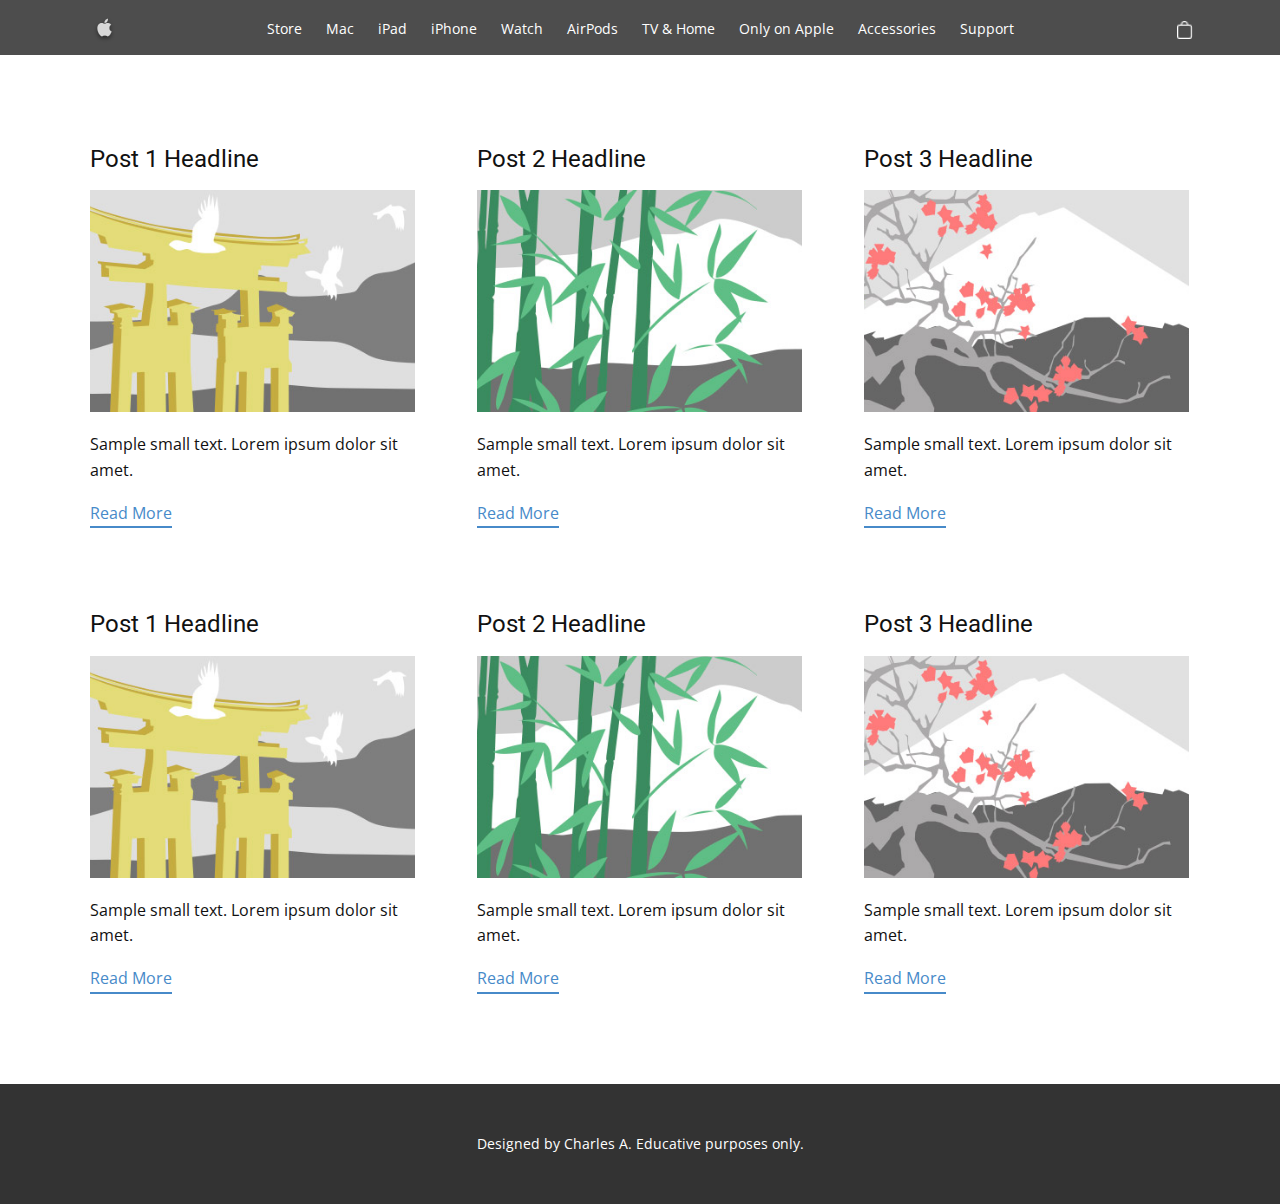
<file: blog/blog.html>
<html style="font-size: 16px;" lang="en-US"><head>
    <meta name="viewport" content="width=device-width, initial-scale=1.0">
    <meta charset="utf-8">
    <meta name="keywords" content="Apple Homepage clone">
    <meta name="description" content="This is an apple homepage clone">
    <meta name="page_type" content="np-template-header-footer-from-plugin">
    <title>Blog Template</title>
    <link rel="stylesheet" href="../charliexvi.css" media="screen">
<link rel="stylesheet" href="../Blog-Template.css" media="screen">
    <script class="u-script" type="text/javascript" src="../jquery.js" defer=""></script>
    <script class="u-script" type="text/javascript" src="../charliexvi.js" defer=""></script>
    <link rel="icon" href="../images/favicon.svg">
    <link id="u-theme-google-font" rel="stylesheet" href="https://fonts.googleapis.com/css?family=Roboto:100,100i,300,300i,400,400i,500,500i,700,700i,900,900i|Open+Sans:300,300i,400,400i,600,600i,700,700i,800,800i">
    
    
    <script type="application/ld+json">{
		"@context": "http://schema.org",
		"@type": "Organization",
		"name": "Apple Clone",
		"logo": "images/applelogosvg.svg"
}</script>
    <meta name="theme-color" content="#478ac9">
  </head>
  <body class="u-body"><header class="u-clearfix u-grey-70 u-header u-sticky u-sticky-44cd u-header" id="sec-3c41"><div class="u-clearfix u-sheet u-sheet-1">
        <a href="#" class="u-align-center-xs u-align-left-lg u-align-left-md u-align-left-sm u-align-left-xl u-image u-logo u-image-1" data-image-width="32" data-image-height="35">
          <img src="../images/applelogosvg.svg" class="u-logo-image u-logo-image-1">
        </a>
        <nav class="u-align-center u-menu u-menu-one-level u-menu-1">
          <div class="menu-collapse" style="font-size: 0.875rem; letter-spacing: 0px;">
            <a class="u-button-style u-custom-hover-color u-custom-left-right-menu-spacing u-custom-padding-bottom u-custom-text-active-color u-custom-text-hover-color u-custom-top-bottom-menu-spacing u-nav-link u-text-active-palette-1-base u-text-hover-palette-2-base u-text-white" href="#" style="font-size: calc(1em + 8px); color: rgb(255, 255, 255) !important; background-image: none;">
              <svg class="u-svg-link" preserveAspectRatio="xMidYMin slice" viewBox="0 0 32 32" style=""><use xmlns:xlink="http://www.w3.org/1999/xlink" xlink:href="#svg-3cc4"></use></svg>
              <svg class="u-svg-content" viewBox="0 0 32 32" id="svg-3cc4" style="enable-background:new 0 0 32 32;"><style type="text/css"> .st0{fill:none;stroke:#000000;stroke-width:2;stroke-linecap:round;stroke-miterlimit:10;} </style><path class="st0" d="M4.949,6.996h22.192 M4.949,15.996h22.192 M4.949,24.996h22.192"></path></svg>
            </a>
          </div>
          <div class="u-custom-menu u-nav-container">
            <ul class="u-nav u-unstyled u-nav-1"><li class="u-nav-item"><a class="u-button-style u-nav-link u-text-active-grey-75 u-text-hover-grey-25" href="#" style="padding: 8px 12px;">Store</a>
</li><li class="u-nav-item"><a class="u-button-style u-nav-link u-text-active-grey-75 u-text-hover-grey-25" href="#" style="padding: 8px 12px;">Mac</a>
</li><li class="u-nav-item"><a class="u-button-style u-nav-link u-text-active-grey-75 u-text-hover-grey-25" href="#" style="padding: 8px 12px;">iPad</a>
</li><li class="u-nav-item"><a class="u-button-style u-nav-link u-text-active-grey-75 u-text-hover-grey-25" href="#" style="padding: 8px 12px;">iPhone</a>
</li><li class="u-nav-item"><a class="u-button-style u-nav-link u-text-active-grey-75 u-text-hover-grey-25" href="#" style="padding: 8px 12px;">Watch</a>
</li><li class="u-nav-item"><a class="u-button-style u-nav-link u-text-active-grey-75 u-text-hover-grey-25" style="padding: 8px 12px;">AirPods</a>
</li><li class="u-nav-item"><a class="u-button-style u-nav-link u-text-active-grey-75 u-text-hover-grey-25" href="#" style="padding: 8px 12px;">TV &amp; Home</a>
</li><li class="u-nav-item"><a class="u-button-style u-nav-link u-text-active-grey-75 u-text-hover-grey-25" href="#" style="padding: 8px 12px;">Only on Apple</a>
</li><li class="u-nav-item"><a class="u-button-style u-nav-link u-text-active-grey-75 u-text-hover-grey-25" href="#" style="padding: 8px 12px;">Accessories</a>
</li><li class="u-nav-item"><a class="u-button-style u-nav-link u-text-active-grey-75 u-text-hover-grey-25" href="#" style="padding: 8px 12px;">Support</a>
</li></ul>
          </div>
          <div class="u-custom-menu u-nav-container-collapse">
            <div class="u-black u-container-style u-inner-container-layout u-opacity u-opacity-95 u-sidenav">
              <div class="u-inner-container-layout u-sidenav-overflow">
                <div class="u-menu-close u-menu-close-1"></div>
                <ul class="u-align-center-lg u-align-center-md u-align-center-sm u-align-center-xl u-align-left-xs u-nav u-popupmenu-items u-unstyled u-nav-2"><li class="u-nav-item"><a class="u-button-style u-nav-link" href="#" style="padding: 8px 12px;">Store</a>
</li><li class="u-nav-item"><a class="u-button-style u-nav-link" href="#" style="padding: 8px 12px;">Mac</a>
</li><li class="u-nav-item"><a class="u-button-style u-nav-link" href="#" style="padding: 8px 12px;">iPad</a>
</li><li class="u-nav-item"><a class="u-button-style u-nav-link" href="#" style="padding: 8px 12px;">iPhone</a>
</li><li class="u-nav-item"><a class="u-button-style u-nav-link" href="#" style="padding: 8px 12px;">Watch</a>
</li><li class="u-nav-item"><a class="u-button-style u-nav-link" style="padding: 8px 12px;">AirPods</a>
</li><li class="u-nav-item"><a class="u-button-style u-nav-link" href="#" style="padding: 8px 12px;">TV &amp; Home</a>
</li><li class="u-nav-item"><a class="u-button-style u-nav-link" href="#" style="padding: 8px 12px;">Only on Apple</a>
</li><li class="u-nav-item"><a class="u-button-style u-nav-link" href="#" style="padding: 8px 12px;">Accessories</a>
</li><li class="u-nav-item"><a class="u-button-style u-nav-link" href="#" style="padding: 8px 12px;">Support</a>
</li></ul>
              </div>
            </div>
            <div class="u-black u-menu-overlay u-opacity u-opacity-70"></div>
          </div>
        </nav>
        <a href="#" class="u-align-center-xs u-align-left-lg u-align-left-md u-align-left-sm u-align-left-xl u-image u-logo u-image-2" data-image-width="14" data-image-height="15">
          <img src="../images/bag.png" class="u-logo-image u-logo-image-2">
        </a>
      </div></header>
    <section class="u-clearfix u-section-1" id="sec-0b7e">
      <div class="u-clearfix u-sheet u-valign-middle u-sheet-1"><!--blog--><!--blog_options_json--><!--{"type":"Recent","source":"","tags":"","count":""}--><!--/blog_options_json-->
        <div class="u-blog u-expanded-width u-repeater u-repeater-1"><!--blog_post-->
          <div class="u-blog-post u-container-style u-repeater-item u-white u-repeater-item-1">
            <div class="u-container-layout u-similar-container u-valign-top u-container-layout-1"><!--blog_post_header-->
              <h4 class="u-blog-control u-text u-text-1">
                <a class="u-post-header-link" href="../blog/post-5.html"><!--blog_post_header_content-->Post 1 Headline<!--/blog_post_header_content--></a>
              </h4><!--/blog_post_header--><!--blog_post_image-->
              <a class="u-post-header-link" href="../blog/post-5.html"><img alt="" class="u-blog-control u-expanded-width u-image u-image-default u-image-1" src="[data-uri]"></a><!--/blog_post_image--><!--blog_post_content-->
              <div class="u-blog-control u-post-content u-text u-text-2 fr-view">Sample small text. Lorem ipsum dolor sit amet.</div><!--/blog_post_content--><!--blog_post_readmore-->
              <a href="../blog/post-5.html" class="u-blog-control u-border-2 u-border-palette-1-base u-btn u-btn-rectangle u-button-style u-none u-btn-1"><!--blog_post_readmore_content--><!--options_json--><!--{"content":""}--><!--/options_json-->Read More<!--/blog_post_readmore_content--></a><!--/blog_post_readmore-->
            </div>
          </div><div class="u-blog-post u-container-style u-repeater-item u-video-cover u-white">
            <div class="u-container-layout u-similar-container u-valign-top u-container-layout-2"><!--blog_post_header-->
              <h4 class="u-blog-control u-text u-text-3">
                <a class="u-post-header-link" href="../blog/post-4.html"><!--blog_post_header_content-->Post 2 Headline<!--/blog_post_header_content--></a>
              </h4><!--/blog_post_header--><!--blog_post_image-->
              <a class="u-post-header-link" href="../blog/post-4.html"><img alt="" class="u-blog-control u-expanded-width u-image u-image-default u-image-2" src="[data-uri]"></a><!--/blog_post_image--><!--blog_post_content-->
              <div class="u-blog-control u-post-content u-text u-text-4 fr-view">Sample small text. Lorem ipsum dolor sit amet.</div><!--/blog_post_content--><!--blog_post_readmore-->
              <a href="../blog/post-4.html" class="u-blog-control u-border-2 u-border-palette-1-base u-btn u-btn-rectangle u-button-style u-none u-btn-2"><!--blog_post_readmore_content--><!--options_json--><!--{"content":""}--><!--/options_json-->Read More<!--/blog_post_readmore_content--></a><!--/blog_post_readmore-->
            </div>
          </div><div class="u-blog-post u-container-style u-repeater-item u-video-cover u-white">
            <div class="u-container-layout u-similar-container u-valign-top u-container-layout-3"><!--blog_post_header-->
              <h4 class="u-blog-control u-text u-text-5">
                <a class="u-post-header-link" href="../blog/post-3.html"><!--blog_post_header_content-->Post 3 Headline<!--/blog_post_header_content--></a>
              </h4><!--/blog_post_header--><!--blog_post_image-->
              <a class="u-post-header-link" href="../blog/post-3.html"><img alt="" class="u-blog-control u-expanded-width u-image u-image-default u-image-3" src="[data-uri]"></a><!--/blog_post_image--><!--blog_post_content-->
              <div class="u-blog-control u-post-content u-text u-text-6 fr-view">Sample small text. Lorem ipsum dolor sit amet.</div><!--/blog_post_content--><!--blog_post_readmore-->
              <a href="../blog/post-3.html" class="u-blog-control u-border-2 u-border-palette-1-base u-btn u-btn-rectangle u-button-style u-none u-btn-3"><!--blog_post_readmore_content--><!--options_json--><!--{"content":""}--><!--/options_json-->Read More<!--/blog_post_readmore_content--></a><!--/blog_post_readmore-->
            </div>
          </div><div class="u-blog-post u-container-style u-repeater-item u-white u-repeater-item-1">
            <div class="u-container-layout u-similar-container u-valign-top u-container-layout-1"><!--blog_post_header-->
              <h4 class="u-blog-control u-text u-text-1">
                <a class="u-post-header-link" href="../blog/post-2.html"><!--blog_post_header_content-->Post 1 Headline<!--/blog_post_header_content--></a>
              </h4><!--/blog_post_header--><!--blog_post_image-->
              <a class="u-post-header-link" href="../blog/post-2.html"><img alt="" class="u-blog-control u-expanded-width u-image u-image-default u-image-1" src="[data-uri]"></a><!--/blog_post_image--><!--blog_post_content-->
              <div class="u-blog-control u-post-content u-text u-text-2 fr-view">Sample small text. Lorem ipsum dolor sit amet.</div><!--/blog_post_content--><!--blog_post_readmore-->
              <a href="../blog/post-2.html" class="u-blog-control u-border-2 u-border-palette-1-base u-btn u-btn-rectangle u-button-style u-none u-btn-1"><!--blog_post_readmore_content--><!--options_json--><!--{"content":""}--><!--/options_json-->Read More<!--/blog_post_readmore_content--></a><!--/blog_post_readmore-->
            </div>
          </div><div class="u-blog-post u-container-style u-repeater-item u-video-cover u-white">
            <div class="u-container-layout u-similar-container u-valign-top u-container-layout-2"><!--blog_post_header-->
              <h4 class="u-blog-control u-text u-text-3">
                <a class="u-post-header-link" href="../blog/post-1.html"><!--blog_post_header_content-->Post 2 Headline<!--/blog_post_header_content--></a>
              </h4><!--/blog_post_header--><!--blog_post_image-->
              <a class="u-post-header-link" href="../blog/post-1.html"><img alt="" class="u-blog-control u-expanded-width u-image u-image-default u-image-2" src="[data-uri]"></a><!--/blog_post_image--><!--blog_post_content-->
              <div class="u-blog-control u-post-content u-text u-text-4 fr-view">Sample small text. Lorem ipsum dolor sit amet.</div><!--/blog_post_content--><!--blog_post_readmore-->
              <a href="../blog/post-1.html" class="u-blog-control u-border-2 u-border-palette-1-base u-btn u-btn-rectangle u-button-style u-none u-btn-2"><!--blog_post_readmore_content--><!--options_json--><!--{"content":""}--><!--/options_json-->Read More<!--/blog_post_readmore_content--></a><!--/blog_post_readmore-->
            </div>
          </div><div class="u-blog-post u-container-style u-repeater-item u-video-cover u-white">
            <div class="u-container-layout u-similar-container u-valign-top u-container-layout-3"><!--blog_post_header-->
              <h4 class="u-blog-control u-text u-text-5">
                <a class="u-post-header-link" href="../blog/post.html"><!--blog_post_header_content-->Post 3 Headline<!--/blog_post_header_content--></a>
              </h4><!--/blog_post_header--><!--blog_post_image-->
              <a class="u-post-header-link" href="../blog/post.html"><img alt="" class="u-blog-control u-expanded-width u-image u-image-default u-image-3" src="[data-uri]"></a><!--/blog_post_image--><!--blog_post_content-->
              <div class="u-blog-control u-post-content u-text u-text-6 fr-view">Sample small text. Lorem ipsum dolor sit amet.</div><!--/blog_post_content--><!--blog_post_readmore-->
              <a href="../blog/post.html" class="u-blog-control u-border-2 u-border-palette-1-base u-btn u-btn-rectangle u-button-style u-none u-btn-3"><!--blog_post_readmore_content--><!--options_json--><!--{"content":""}--><!--/options_json-->Read More<!--/blog_post_readmore_content--></a><!--/blog_post_readmore-->
            </div>
          </div><!--/blog_post--><!--blog_post-->
          <!--/blog_post--><!--blog_post-->
          <!--/blog_post-->
        </div><!--/blog-->
      </div>
    </section>
    
    
    <footer class="u-align-center u-clearfix u-footer u-grey-80 u-footer" id="sec-0ffe"><div class="u-clearfix u-sheet u-sheet-1">
        <p class="u-small-text u-text u-text-variant u-text-1">Designed by Charles A. Educative purposes only.</p>
      </div></footer>
  
</body></html>
</file>
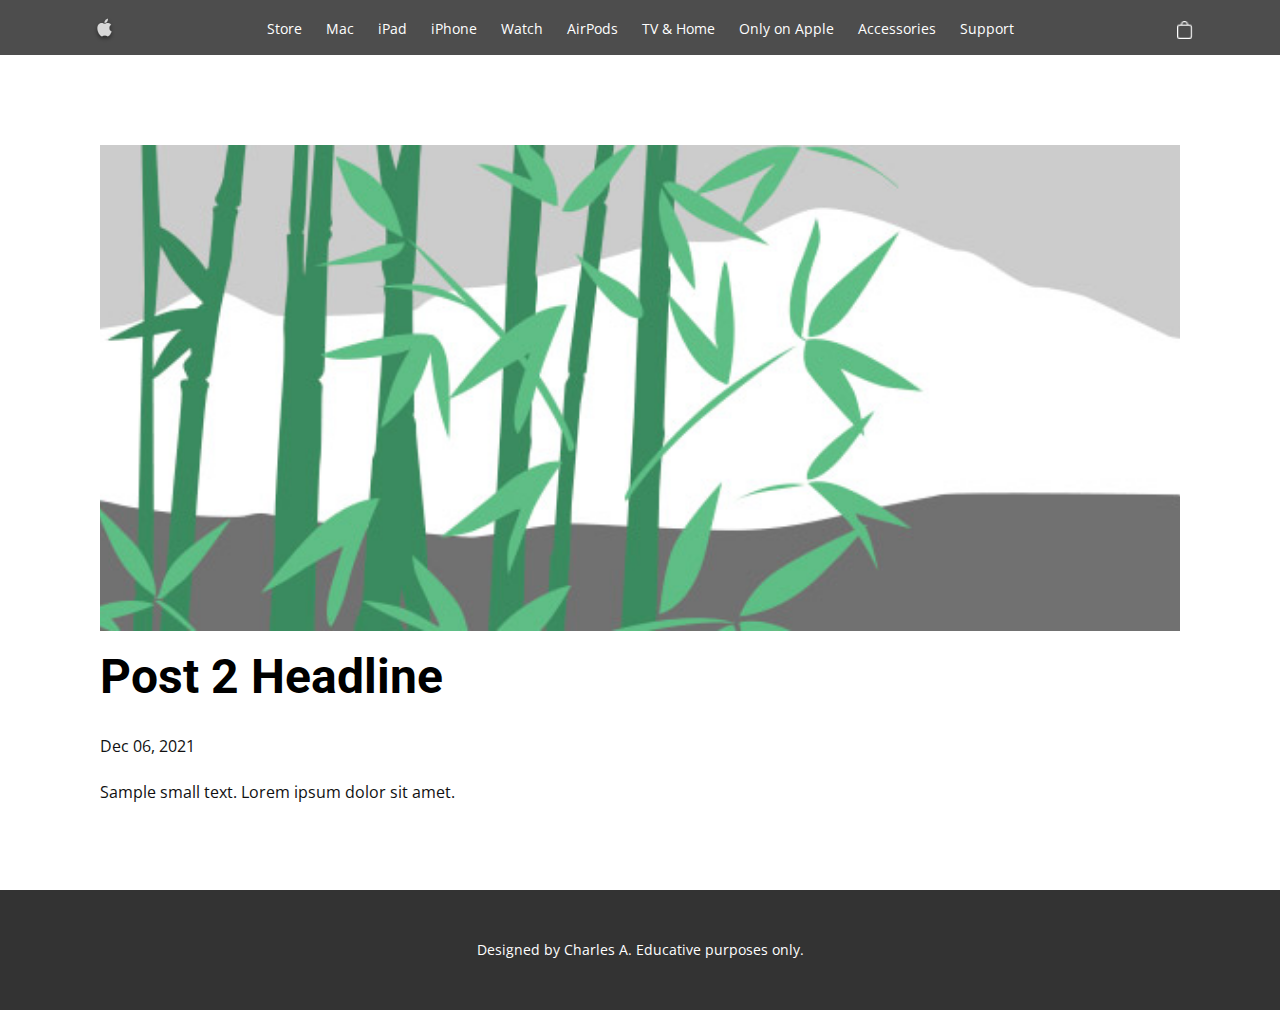
<file: blog/post-1.html>
<!doctype html>
<html style="font-size: 16px;" lang="en-US"><head>
    <meta name="viewport" content="width=device-width, initial-scale=1.0">
    <meta charset="utf-8">
    <meta name="keywords" content="Post 1 Headline">
    <meta name="description" content="This is an apple homepage clone">
    <meta name="page_type" content="np-template-header-footer-from-plugin">
    <title>Post 2 Headline</title>
    <link rel="stylesheet" href="../charliexvi.css" media="screen">
<link rel="stylesheet" href="../Post-Template.css" media="screen">
    <script class="u-script" type="text/javascript" src="../jquery.js" defer=""></script>
    <script class="u-script" type="text/javascript" src="../charliexvi.js" defer=""></script>
    <link rel="icon" href="../images/favicon.svg">
    <link id="u-theme-google-font" rel="stylesheet" href="https://fonts.googleapis.com/css?family=Roboto:100,100i,300,300i,400,400i,500,500i,700,700i,900,900i|Open+Sans:300,300i,400,400i,600,600i,700,700i,800,800i">
    
    
    <script type="application/ld+json">{
		"@context": "http://schema.org",
		"@type": "Organization",
		"name": "Apple Clone",
		"logo": "images/applelogosvg.svg"
}</script>
    <meta name="theme-color" content="#478ac9">
  </head>
  <body class="u-body"><header class="u-clearfix u-grey-70 u-header u-sticky u-sticky-44cd u-header" id="sec-3c41"><div class="u-clearfix u-sheet u-sheet-1">
        <a href="#" class="u-align-center-xs u-align-left-lg u-align-left-md u-align-left-sm u-align-left-xl u-image u-logo u-image-1" data-image-width="32" data-image-height="35">
          <img src="../images/applelogosvg.svg" class="u-logo-image u-logo-image-1">
        </a>
        <nav class="u-align-center u-menu u-menu-one-level u-menu-1">
          <div class="menu-collapse" style="font-size: 0.875rem; letter-spacing: 0px;">
            <a class="u-button-style u-custom-hover-color u-custom-left-right-menu-spacing u-custom-padding-bottom u-custom-text-active-color u-custom-text-hover-color u-custom-top-bottom-menu-spacing u-nav-link u-text-active-palette-1-base u-text-hover-palette-2-base u-text-white" href="#" style="font-size: calc(1em + 8px); color: rgb(255, 255, 255) !important; background-image: none;">
              <svg class="u-svg-link" preserveAspectRatio="xMidYMin slice" viewBox="0 0 32 32" style=""><use xmlns:xlink="http://www.w3.org/1999/xlink" xlink:href="#svg-3cc4"></use></svg>
              <svg class="u-svg-content" viewBox="0 0 32 32" id="svg-3cc4" style="enable-background:new 0 0 32 32;"><style type="text/css"> .st0{fill:none;stroke:#000000;stroke-width:2;stroke-linecap:round;stroke-miterlimit:10;} </style><path class="st0" d="M4.949,6.996h22.192 M4.949,15.996h22.192 M4.949,24.996h22.192"></path></svg>
            </a>
          </div>
          <div class="u-custom-menu u-nav-container">
            <ul class="u-nav u-unstyled u-nav-1"><li class="u-nav-item"><a class="u-button-style u-nav-link u-text-active-grey-75 u-text-hover-grey-25" href="#" style="padding: 8px 12px;">Store</a>
</li><li class="u-nav-item"><a class="u-button-style u-nav-link u-text-active-grey-75 u-text-hover-grey-25" href="#" style="padding: 8px 12px;">Mac</a>
</li><li class="u-nav-item"><a class="u-button-style u-nav-link u-text-active-grey-75 u-text-hover-grey-25" href="#" style="padding: 8px 12px;">iPad</a>
</li><li class="u-nav-item"><a class="u-button-style u-nav-link u-text-active-grey-75 u-text-hover-grey-25" href="#" style="padding: 8px 12px;">iPhone</a>
</li><li class="u-nav-item"><a class="u-button-style u-nav-link u-text-active-grey-75 u-text-hover-grey-25" href="#" style="padding: 8px 12px;">Watch</a>
</li><li class="u-nav-item"><a class="u-button-style u-nav-link u-text-active-grey-75 u-text-hover-grey-25" style="padding: 8px 12px;">AirPods</a>
</li><li class="u-nav-item"><a class="u-button-style u-nav-link u-text-active-grey-75 u-text-hover-grey-25" href="#" style="padding: 8px 12px;">TV &amp; Home</a>
</li><li class="u-nav-item"><a class="u-button-style u-nav-link u-text-active-grey-75 u-text-hover-grey-25" href="#" style="padding: 8px 12px;">Only on Apple</a>
</li><li class="u-nav-item"><a class="u-button-style u-nav-link u-text-active-grey-75 u-text-hover-grey-25" href="#" style="padding: 8px 12px;">Accessories</a>
</li><li class="u-nav-item"><a class="u-button-style u-nav-link u-text-active-grey-75 u-text-hover-grey-25" href="#" style="padding: 8px 12px;">Support</a>
</li></ul>
          </div>
          <div class="u-custom-menu u-nav-container-collapse">
            <div class="u-black u-container-style u-inner-container-layout u-opacity u-opacity-95 u-sidenav">
              <div class="u-inner-container-layout u-sidenav-overflow">
                <div class="u-menu-close u-menu-close-1"></div>
                <ul class="u-align-center-lg u-align-center-md u-align-center-sm u-align-center-xl u-align-left-xs u-nav u-popupmenu-items u-unstyled u-nav-2"><li class="u-nav-item"><a class="u-button-style u-nav-link" href="#" style="padding: 8px 12px;">Store</a>
</li><li class="u-nav-item"><a class="u-button-style u-nav-link" href="#" style="padding: 8px 12px;">Mac</a>
</li><li class="u-nav-item"><a class="u-button-style u-nav-link" href="#" style="padding: 8px 12px;">iPad</a>
</li><li class="u-nav-item"><a class="u-button-style u-nav-link" href="#" style="padding: 8px 12px;">iPhone</a>
</li><li class="u-nav-item"><a class="u-button-style u-nav-link" href="#" style="padding: 8px 12px;">Watch</a>
</li><li class="u-nav-item"><a class="u-button-style u-nav-link" style="padding: 8px 12px;">AirPods</a>
</li><li class="u-nav-item"><a class="u-button-style u-nav-link" href="#" style="padding: 8px 12px;">TV &amp; Home</a>
</li><li class="u-nav-item"><a class="u-button-style u-nav-link" href="#" style="padding: 8px 12px;">Only on Apple</a>
</li><li class="u-nav-item"><a class="u-button-style u-nav-link" href="#" style="padding: 8px 12px;">Accessories</a>
</li><li class="u-nav-item"><a class="u-button-style u-nav-link" href="#" style="padding: 8px 12px;">Support</a>
</li></ul>
              </div>
            </div>
            <div class="u-black u-menu-overlay u-opacity u-opacity-70"></div>
          </div>
        </nav>
        <a href="#" class="u-align-center-xs u-align-left-lg u-align-left-md u-align-left-sm u-align-left-xl u-image u-logo u-image-2" data-image-width="14" data-image-height="15">
          <img src="../images/bag.png" class="u-logo-image u-logo-image-2">
        </a>
      </div></header>
    <section class="u-align-center u-clearfix u-section-1" id="sec-5b57">
      <div class="u-clearfix u-sheet u-valign-middle-md u-valign-middle-sm u-valign-middle-xs u-sheet-1"><!--post_details--><!--post_details_options_json--><!--{"source":""}--><!--/post_details_options_json--><!--blog_post-->
        <div class="u-container-style u-expanded-width u-post-details u-post-details-1">
          <div class="u-container-layout u-valign-middle u-container-layout-1"><!--blog_post_image-->
            <img alt="" class="u-blog-control u-expanded-width u-image u-image-default u-image-1" src="[data-uri]"><!--/blog_post_image--><!--blog_post_header-->
            <h2 class="u-blog-control u-text u-text-1">Post 2 Headline</h2><!--/blog_post_header--><!--blog_post_metadata-->
            <div class="u-blog-control u-metadata u-metadata-1"><!--blog_post_metadata_date-->
              <span class="u-meta-date u-meta-icon">Dec 06, 2021</span><!--/blog_post_metadata_date--><!--blog_post_metadata_category-->
              <!--/blog_post_metadata_category--><!--blog_post_metadata_comments-->
              <!--/blog_post_metadata_comments-->
            </div><!--/blog_post_metadata--><!--blog_post_content-->
            <div class="u-align-justify u-blog-control u-post-content u-text u-text-2 fr-view">
  Sample small text. Lorem ipsum dolor sit amet.
  </div><!--/blog_post_content-->
          </div>
        </div><!--/blog_post--><!--/post_details-->
      </div>
    </section>
    
    
    <footer class="u-align-center u-clearfix u-footer u-grey-80 u-footer" id="sec-0ffe"><div class="u-clearfix u-sheet u-sheet-1">
        <p class="u-small-text u-text u-text-variant u-text-1">Designed by Charles A. Educative purposes only.</p>
      </div></footer>
  
</body></html>
</file>
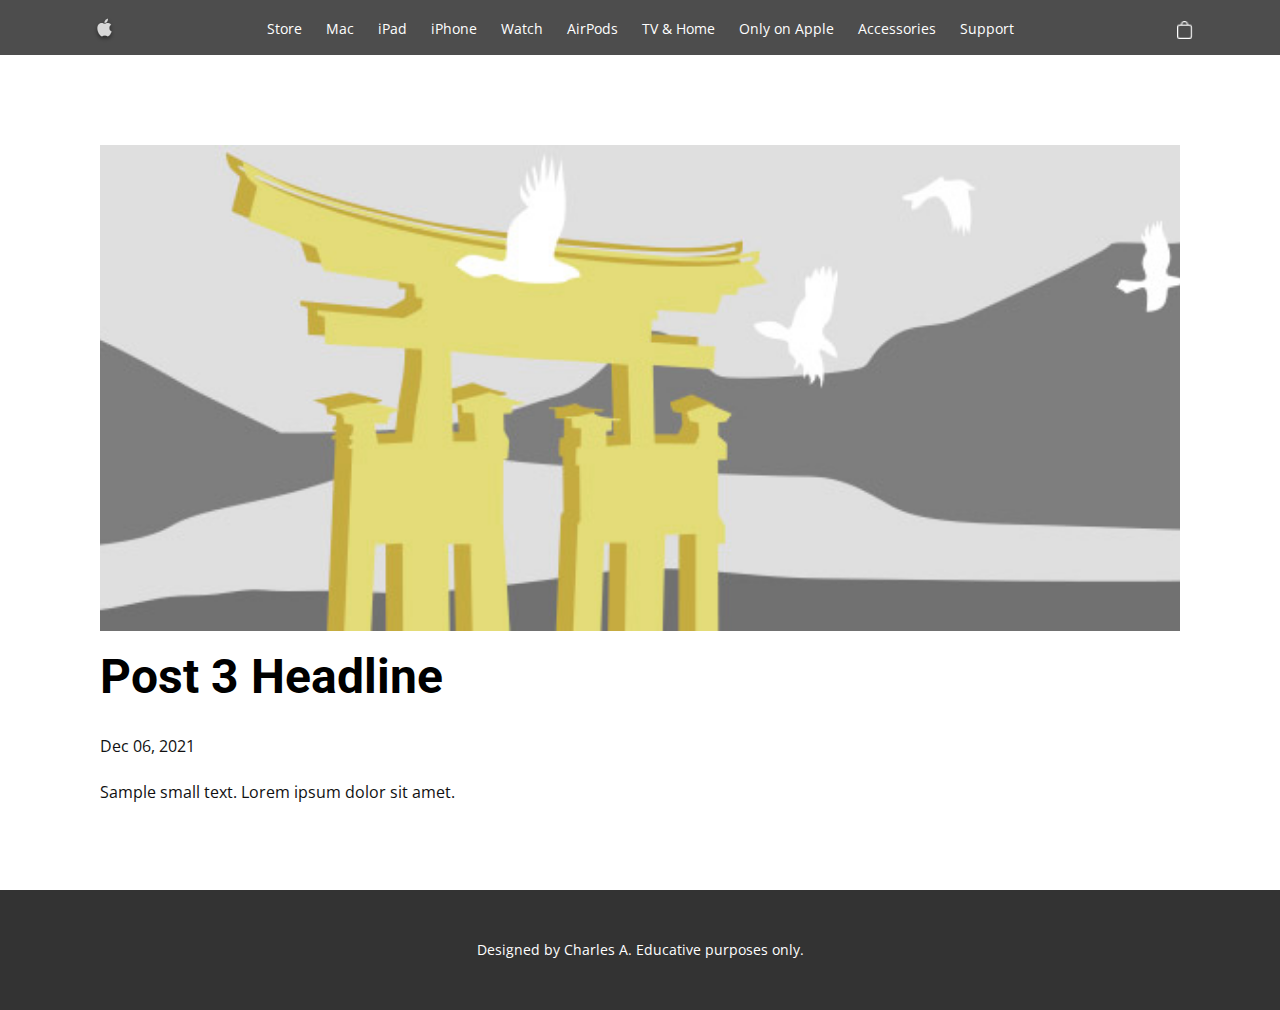
<file: blog/post-2.html>
<!doctype html>
<html style="font-size: 16px;" lang="en-US"><head>
    <meta name="viewport" content="width=device-width, initial-scale=1.0">
    <meta charset="utf-8">
    <meta name="keywords" content="Post 1 Headline">
    <meta name="description" content="This is an apple homepage clone">
    <meta name="page_type" content="np-template-header-footer-from-plugin">
    <title>Post 3 Headline</title>
    <link rel="stylesheet" href="../charliexvi.css" media="screen">
<link rel="stylesheet" href="../Post-Template.css" media="screen">
    <script class="u-script" type="text/javascript" src="../jquery.js" defer=""></script>
    <script class="u-script" type="text/javascript" src="../charliexvi.js" defer=""></script>
    <link rel="icon" href="../images/favicon.svg">
    <link id="u-theme-google-font" rel="stylesheet" href="https://fonts.googleapis.com/css?family=Roboto:100,100i,300,300i,400,400i,500,500i,700,700i,900,900i|Open+Sans:300,300i,400,400i,600,600i,700,700i,800,800i">
    
    
    <script type="application/ld+json">{
		"@context": "http://schema.org",
		"@type": "Organization",
		"name": "Apple Clone",
		"logo": "images/applelogosvg.svg"
}</script>
    <meta name="theme-color" content="#478ac9">
  </head>
  <body class="u-body"><header class="u-clearfix u-grey-70 u-header u-sticky u-sticky-44cd u-header" id="sec-3c41"><div class="u-clearfix u-sheet u-sheet-1">
        <a href="#" class="u-align-center-xs u-align-left-lg u-align-left-md u-align-left-sm u-align-left-xl u-image u-logo u-image-1" data-image-width="32" data-image-height="35">
          <img src="../images/applelogosvg.svg" class="u-logo-image u-logo-image-1">
        </a>
        <nav class="u-align-center u-menu u-menu-one-level u-menu-1">
          <div class="menu-collapse" style="font-size: 0.875rem; letter-spacing: 0px;">
            <a class="u-button-style u-custom-hover-color u-custom-left-right-menu-spacing u-custom-padding-bottom u-custom-text-active-color u-custom-text-hover-color u-custom-top-bottom-menu-spacing u-nav-link u-text-active-palette-1-base u-text-hover-palette-2-base u-text-white" href="#" style="font-size: calc(1em + 8px); color: rgb(255, 255, 255) !important; background-image: none;">
              <svg class="u-svg-link" preserveAspectRatio="xMidYMin slice" viewBox="0 0 32 32" style=""><use xmlns:xlink="http://www.w3.org/1999/xlink" xlink:href="#svg-3cc4"></use></svg>
              <svg class="u-svg-content" viewBox="0 0 32 32" id="svg-3cc4" style="enable-background:new 0 0 32 32;"><style type="text/css"> .st0{fill:none;stroke:#000000;stroke-width:2;stroke-linecap:round;stroke-miterlimit:10;} </style><path class="st0" d="M4.949,6.996h22.192 M4.949,15.996h22.192 M4.949,24.996h22.192"></path></svg>
            </a>
          </div>
          <div class="u-custom-menu u-nav-container">
            <ul class="u-nav u-unstyled u-nav-1"><li class="u-nav-item"><a class="u-button-style u-nav-link u-text-active-grey-75 u-text-hover-grey-25" href="#" style="padding: 8px 12px;">Store</a>
</li><li class="u-nav-item"><a class="u-button-style u-nav-link u-text-active-grey-75 u-text-hover-grey-25" href="#" style="padding: 8px 12px;">Mac</a>
</li><li class="u-nav-item"><a class="u-button-style u-nav-link u-text-active-grey-75 u-text-hover-grey-25" href="#" style="padding: 8px 12px;">iPad</a>
</li><li class="u-nav-item"><a class="u-button-style u-nav-link u-text-active-grey-75 u-text-hover-grey-25" href="#" style="padding: 8px 12px;">iPhone</a>
</li><li class="u-nav-item"><a class="u-button-style u-nav-link u-text-active-grey-75 u-text-hover-grey-25" href="#" style="padding: 8px 12px;">Watch</a>
</li><li class="u-nav-item"><a class="u-button-style u-nav-link u-text-active-grey-75 u-text-hover-grey-25" style="padding: 8px 12px;">AirPods</a>
</li><li class="u-nav-item"><a class="u-button-style u-nav-link u-text-active-grey-75 u-text-hover-grey-25" href="#" style="padding: 8px 12px;">TV &amp; Home</a>
</li><li class="u-nav-item"><a class="u-button-style u-nav-link u-text-active-grey-75 u-text-hover-grey-25" href="#" style="padding: 8px 12px;">Only on Apple</a>
</li><li class="u-nav-item"><a class="u-button-style u-nav-link u-text-active-grey-75 u-text-hover-grey-25" href="#" style="padding: 8px 12px;">Accessories</a>
</li><li class="u-nav-item"><a class="u-button-style u-nav-link u-text-active-grey-75 u-text-hover-grey-25" href="#" style="padding: 8px 12px;">Support</a>
</li></ul>
          </div>
          <div class="u-custom-menu u-nav-container-collapse">
            <div class="u-black u-container-style u-inner-container-layout u-opacity u-opacity-95 u-sidenav">
              <div class="u-inner-container-layout u-sidenav-overflow">
                <div class="u-menu-close u-menu-close-1"></div>
                <ul class="u-align-center-lg u-align-center-md u-align-center-sm u-align-center-xl u-align-left-xs u-nav u-popupmenu-items u-unstyled u-nav-2"><li class="u-nav-item"><a class="u-button-style u-nav-link" href="#" style="padding: 8px 12px;">Store</a>
</li><li class="u-nav-item"><a class="u-button-style u-nav-link" href="#" style="padding: 8px 12px;">Mac</a>
</li><li class="u-nav-item"><a class="u-button-style u-nav-link" href="#" style="padding: 8px 12px;">iPad</a>
</li><li class="u-nav-item"><a class="u-button-style u-nav-link" href="#" style="padding: 8px 12px;">iPhone</a>
</li><li class="u-nav-item"><a class="u-button-style u-nav-link" href="#" style="padding: 8px 12px;">Watch</a>
</li><li class="u-nav-item"><a class="u-button-style u-nav-link" style="padding: 8px 12px;">AirPods</a>
</li><li class="u-nav-item"><a class="u-button-style u-nav-link" href="#" style="padding: 8px 12px;">TV &amp; Home</a>
</li><li class="u-nav-item"><a class="u-button-style u-nav-link" href="#" style="padding: 8px 12px;">Only on Apple</a>
</li><li class="u-nav-item"><a class="u-button-style u-nav-link" href="#" style="padding: 8px 12px;">Accessories</a>
</li><li class="u-nav-item"><a class="u-button-style u-nav-link" href="#" style="padding: 8px 12px;">Support</a>
</li></ul>
              </div>
            </div>
            <div class="u-black u-menu-overlay u-opacity u-opacity-70"></div>
          </div>
        </nav>
        <a href="#" class="u-align-center-xs u-align-left-lg u-align-left-md u-align-left-sm u-align-left-xl u-image u-logo u-image-2" data-image-width="14" data-image-height="15">
          <img src="../images/bag.png" class="u-logo-image u-logo-image-2">
        </a>
      </div></header>
    <section class="u-align-center u-clearfix u-section-1" id="sec-5b57">
      <div class="u-clearfix u-sheet u-valign-middle-md u-valign-middle-sm u-valign-middle-xs u-sheet-1"><!--post_details--><!--post_details_options_json--><!--{"source":""}--><!--/post_details_options_json--><!--blog_post-->
        <div class="u-container-style u-expanded-width u-post-details u-post-details-1">
          <div class="u-container-layout u-valign-middle u-container-layout-1"><!--blog_post_image-->
            <img alt="" class="u-blog-control u-expanded-width u-image u-image-default u-image-1" src="[data-uri]"><!--/blog_post_image--><!--blog_post_header-->
            <h2 class="u-blog-control u-text u-text-1">Post 3 Headline</h2><!--/blog_post_header--><!--blog_post_metadata-->
            <div class="u-blog-control u-metadata u-metadata-1"><!--blog_post_metadata_date-->
              <span class="u-meta-date u-meta-icon">Dec 06, 2021</span><!--/blog_post_metadata_date--><!--blog_post_metadata_category-->
              <!--/blog_post_metadata_category--><!--blog_post_metadata_comments-->
              <!--/blog_post_metadata_comments-->
            </div><!--/blog_post_metadata--><!--blog_post_content-->
            <div class="u-align-justify u-blog-control u-post-content u-text u-text-2 fr-view">
  Sample small text. Lorem ipsum dolor sit amet.
  </div><!--/blog_post_content-->
          </div>
        </div><!--/blog_post--><!--/post_details-->
      </div>
    </section>
    
    
    <footer class="u-align-center u-clearfix u-footer u-grey-80 u-footer" id="sec-0ffe"><div class="u-clearfix u-sheet u-sheet-1">
        <p class="u-small-text u-text u-text-variant u-text-1">Designed by Charles A. Educative purposes only.</p>
      </div></footer>
  
</body></html>
</file>
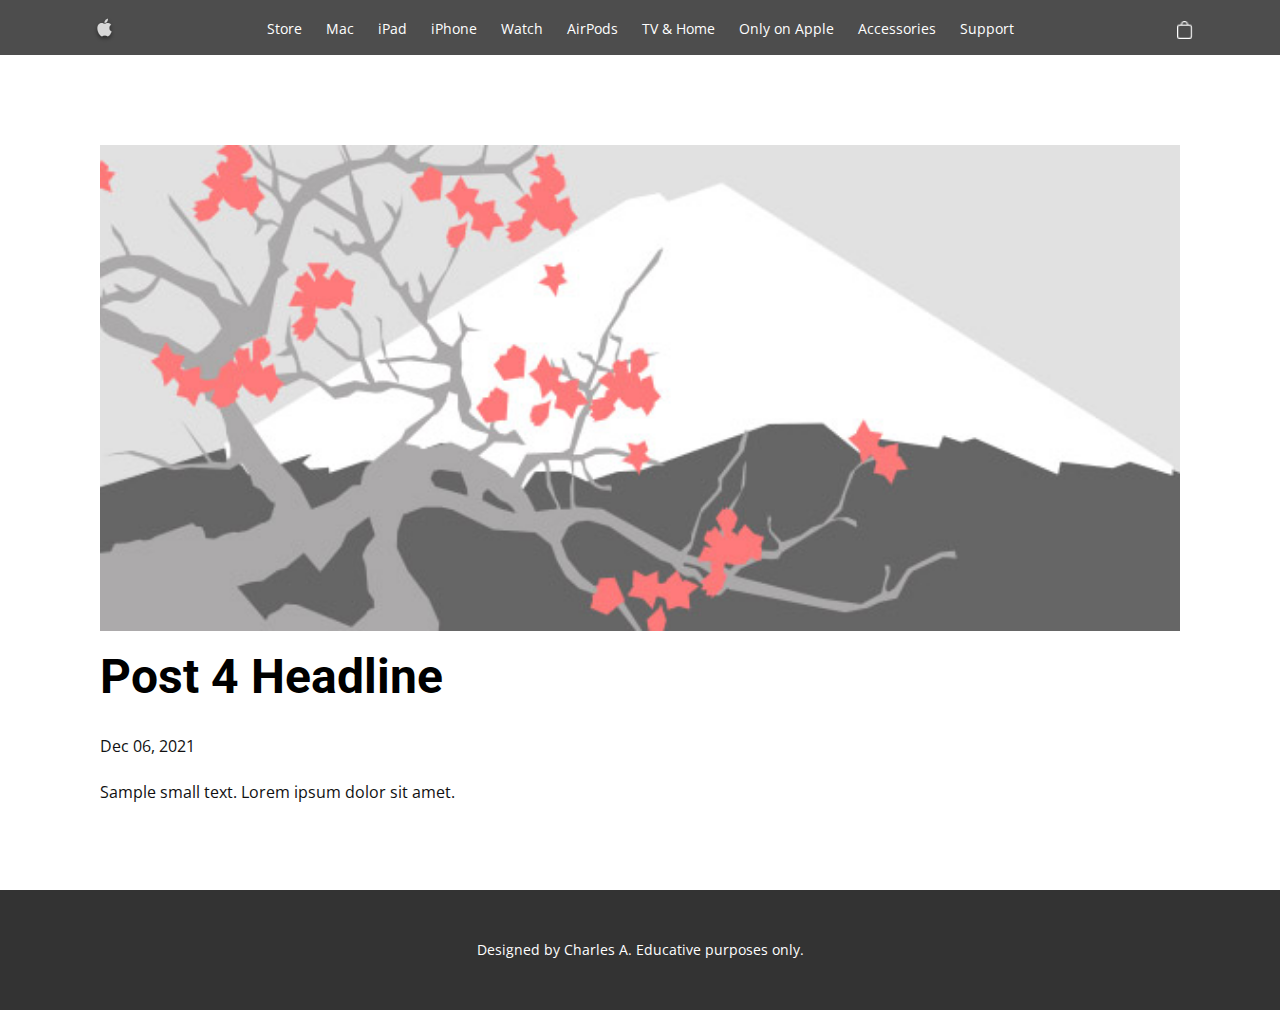
<file: blog/post-3.html>
<!doctype html>
<html style="font-size: 16px;" lang="en-US"><head>
    <meta name="viewport" content="width=device-width, initial-scale=1.0">
    <meta charset="utf-8">
    <meta name="keywords" content="Post 1 Headline">
    <meta name="description" content="This is an apple homepage clone">
    <meta name="page_type" content="np-template-header-footer-from-plugin">
    <title>Post 4 Headline</title>
    <link rel="stylesheet" href="../charliexvi.css" media="screen">
<link rel="stylesheet" href="../Post-Template.css" media="screen">
    <script class="u-script" type="text/javascript" src="../jquery.js" defer=""></script>
    <script class="u-script" type="text/javascript" src="../charliexvi.js" defer=""></script>
    <link rel="icon" href="../images/favicon.svg">
    <link id="u-theme-google-font" rel="stylesheet" href="https://fonts.googleapis.com/css?family=Roboto:100,100i,300,300i,400,400i,500,500i,700,700i,900,900i|Open+Sans:300,300i,400,400i,600,600i,700,700i,800,800i">
    
    
    <script type="application/ld+json">{
		"@context": "http://schema.org",
		"@type": "Organization",
		"name": "Apple Clone",
		"logo": "images/applelogosvg.svg"
}</script>
    <meta name="theme-color" content="#478ac9">
  </head>
  <body class="u-body"><header class="u-clearfix u-grey-70 u-header u-sticky u-sticky-44cd u-header" id="sec-3c41"><div class="u-clearfix u-sheet u-sheet-1">
        <a href="#" class="u-align-center-xs u-align-left-lg u-align-left-md u-align-left-sm u-align-left-xl u-image u-logo u-image-1" data-image-width="32" data-image-height="35">
          <img src="../images/applelogosvg.svg" class="u-logo-image u-logo-image-1">
        </a>
        <nav class="u-align-center u-menu u-menu-one-level u-menu-1">
          <div class="menu-collapse" style="font-size: 0.875rem; letter-spacing: 0px;">
            <a class="u-button-style u-custom-hover-color u-custom-left-right-menu-spacing u-custom-padding-bottom u-custom-text-active-color u-custom-text-hover-color u-custom-top-bottom-menu-spacing u-nav-link u-text-active-palette-1-base u-text-hover-palette-2-base u-text-white" href="#" style="font-size: calc(1em + 8px); color: rgb(255, 255, 255) !important; background-image: none;">
              <svg class="u-svg-link" preserveAspectRatio="xMidYMin slice" viewBox="0 0 32 32" style=""><use xmlns:xlink="http://www.w3.org/1999/xlink" xlink:href="#svg-3cc4"></use></svg>
              <svg class="u-svg-content" viewBox="0 0 32 32" id="svg-3cc4" style="enable-background:new 0 0 32 32;"><style type="text/css"> .st0{fill:none;stroke:#000000;stroke-width:2;stroke-linecap:round;stroke-miterlimit:10;} </style><path class="st0" d="M4.949,6.996h22.192 M4.949,15.996h22.192 M4.949,24.996h22.192"></path></svg>
            </a>
          </div>
          <div class="u-custom-menu u-nav-container">
            <ul class="u-nav u-unstyled u-nav-1"><li class="u-nav-item"><a class="u-button-style u-nav-link u-text-active-grey-75 u-text-hover-grey-25" href="#" style="padding: 8px 12px;">Store</a>
</li><li class="u-nav-item"><a class="u-button-style u-nav-link u-text-active-grey-75 u-text-hover-grey-25" href="#" style="padding: 8px 12px;">Mac</a>
</li><li class="u-nav-item"><a class="u-button-style u-nav-link u-text-active-grey-75 u-text-hover-grey-25" href="#" style="padding: 8px 12px;">iPad</a>
</li><li class="u-nav-item"><a class="u-button-style u-nav-link u-text-active-grey-75 u-text-hover-grey-25" href="#" style="padding: 8px 12px;">iPhone</a>
</li><li class="u-nav-item"><a class="u-button-style u-nav-link u-text-active-grey-75 u-text-hover-grey-25" href="#" style="padding: 8px 12px;">Watch</a>
</li><li class="u-nav-item"><a class="u-button-style u-nav-link u-text-active-grey-75 u-text-hover-grey-25" style="padding: 8px 12px;">AirPods</a>
</li><li class="u-nav-item"><a class="u-button-style u-nav-link u-text-active-grey-75 u-text-hover-grey-25" href="#" style="padding: 8px 12px;">TV &amp; Home</a>
</li><li class="u-nav-item"><a class="u-button-style u-nav-link u-text-active-grey-75 u-text-hover-grey-25" href="#" style="padding: 8px 12px;">Only on Apple</a>
</li><li class="u-nav-item"><a class="u-button-style u-nav-link u-text-active-grey-75 u-text-hover-grey-25" href="#" style="padding: 8px 12px;">Accessories</a>
</li><li class="u-nav-item"><a class="u-button-style u-nav-link u-text-active-grey-75 u-text-hover-grey-25" href="#" style="padding: 8px 12px;">Support</a>
</li></ul>
          </div>
          <div class="u-custom-menu u-nav-container-collapse">
            <div class="u-black u-container-style u-inner-container-layout u-opacity u-opacity-95 u-sidenav">
              <div class="u-inner-container-layout u-sidenav-overflow">
                <div class="u-menu-close u-menu-close-1"></div>
                <ul class="u-align-center-lg u-align-center-md u-align-center-sm u-align-center-xl u-align-left-xs u-nav u-popupmenu-items u-unstyled u-nav-2"><li class="u-nav-item"><a class="u-button-style u-nav-link" href="#" style="padding: 8px 12px;">Store</a>
</li><li class="u-nav-item"><a class="u-button-style u-nav-link" href="#" style="padding: 8px 12px;">Mac</a>
</li><li class="u-nav-item"><a class="u-button-style u-nav-link" href="#" style="padding: 8px 12px;">iPad</a>
</li><li class="u-nav-item"><a class="u-button-style u-nav-link" href="#" style="padding: 8px 12px;">iPhone</a>
</li><li class="u-nav-item"><a class="u-button-style u-nav-link" href="#" style="padding: 8px 12px;">Watch</a>
</li><li class="u-nav-item"><a class="u-button-style u-nav-link" style="padding: 8px 12px;">AirPods</a>
</li><li class="u-nav-item"><a class="u-button-style u-nav-link" href="#" style="padding: 8px 12px;">TV &amp; Home</a>
</li><li class="u-nav-item"><a class="u-button-style u-nav-link" href="#" style="padding: 8px 12px;">Only on Apple</a>
</li><li class="u-nav-item"><a class="u-button-style u-nav-link" href="#" style="padding: 8px 12px;">Accessories</a>
</li><li class="u-nav-item"><a class="u-button-style u-nav-link" href="#" style="padding: 8px 12px;">Support</a>
</li></ul>
              </div>
            </div>
            <div class="u-black u-menu-overlay u-opacity u-opacity-70"></div>
          </div>
        </nav>
        <a href="#" class="u-align-center-xs u-align-left-lg u-align-left-md u-align-left-sm u-align-left-xl u-image u-logo u-image-2" data-image-width="14" data-image-height="15">
          <img src="../images/bag.png" class="u-logo-image u-logo-image-2">
        </a>
      </div></header>
    <section class="u-align-center u-clearfix u-section-1" id="sec-5b57">
      <div class="u-clearfix u-sheet u-valign-middle-md u-valign-middle-sm u-valign-middle-xs u-sheet-1"><!--post_details--><!--post_details_options_json--><!--{"source":""}--><!--/post_details_options_json--><!--blog_post-->
        <div class="u-container-style u-expanded-width u-post-details u-post-details-1">
          <div class="u-container-layout u-valign-middle u-container-layout-1"><!--blog_post_image-->
            <img alt="" class="u-blog-control u-expanded-width u-image u-image-default u-image-1" src="[data-uri]"><!--/blog_post_image--><!--blog_post_header-->
            <h2 class="u-blog-control u-text u-text-1">Post 4 Headline</h2><!--/blog_post_header--><!--blog_post_metadata-->
            <div class="u-blog-control u-metadata u-metadata-1"><!--blog_post_metadata_date-->
              <span class="u-meta-date u-meta-icon">Dec 06, 2021</span><!--/blog_post_metadata_date--><!--blog_post_metadata_category-->
              <!--/blog_post_metadata_category--><!--blog_post_metadata_comments-->
              <!--/blog_post_metadata_comments-->
            </div><!--/blog_post_metadata--><!--blog_post_content-->
            <div class="u-align-justify u-blog-control u-post-content u-text u-text-2 fr-view">
  Sample small text. Lorem ipsum dolor sit amet.
  </div><!--/blog_post_content-->
          </div>
        </div><!--/blog_post--><!--/post_details-->
      </div>
    </section>
    
    
    <footer class="u-align-center u-clearfix u-footer u-grey-80 u-footer" id="sec-0ffe"><div class="u-clearfix u-sheet u-sheet-1">
        <p class="u-small-text u-text u-text-variant u-text-1">Designed by Charles A. Educative purposes only.</p>
      </div></footer>
  
</body></html>
</file>
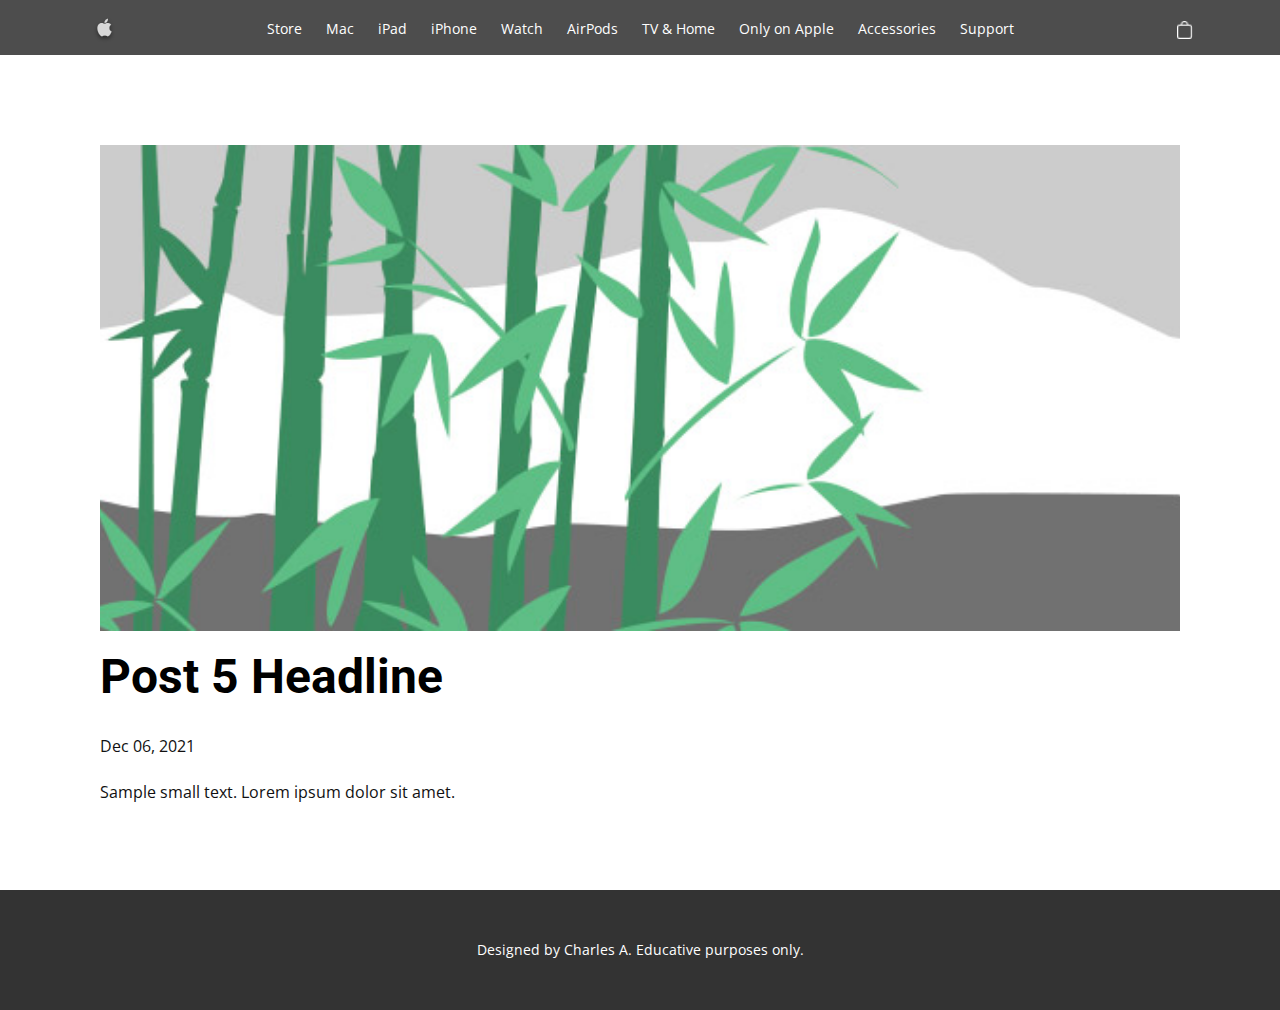
<file: blog/post-4.html>
<!doctype html>
<html style="font-size: 16px;" lang="en-US"><head>
    <meta name="viewport" content="width=device-width, initial-scale=1.0">
    <meta charset="utf-8">
    <meta name="keywords" content="Post 1 Headline">
    <meta name="description" content="This is an apple homepage clone">
    <meta name="page_type" content="np-template-header-footer-from-plugin">
    <title>Post 5 Headline</title>
    <link rel="stylesheet" href="../charliexvi.css" media="screen">
<link rel="stylesheet" href="../Post-Template.css" media="screen">
    <script class="u-script" type="text/javascript" src="../jquery.js" defer=""></script>
    <script class="u-script" type="text/javascript" src="../charliexvi.js" defer=""></script>
    <link rel="icon" href="../images/favicon.svg">
    <link id="u-theme-google-font" rel="stylesheet" href="https://fonts.googleapis.com/css?family=Roboto:100,100i,300,300i,400,400i,500,500i,700,700i,900,900i|Open+Sans:300,300i,400,400i,600,600i,700,700i,800,800i">
    
    
    <script type="application/ld+json">{
		"@context": "http://schema.org",
		"@type": "Organization",
		"name": "Apple Clone",
		"logo": "images/applelogosvg.svg"
}</script>
    <meta name="theme-color" content="#478ac9">
  </head>
  <body class="u-body"><header class="u-clearfix u-grey-70 u-header u-sticky u-sticky-44cd u-header" id="sec-3c41"><div class="u-clearfix u-sheet u-sheet-1">
        <a href="#" class="u-align-center-xs u-align-left-lg u-align-left-md u-align-left-sm u-align-left-xl u-image u-logo u-image-1" data-image-width="32" data-image-height="35">
          <img src="../images/applelogosvg.svg" class="u-logo-image u-logo-image-1">
        </a>
        <nav class="u-align-center u-menu u-menu-one-level u-menu-1">
          <div class="menu-collapse" style="font-size: 0.875rem; letter-spacing: 0px;">
            <a class="u-button-style u-custom-hover-color u-custom-left-right-menu-spacing u-custom-padding-bottom u-custom-text-active-color u-custom-text-hover-color u-custom-top-bottom-menu-spacing u-nav-link u-text-active-palette-1-base u-text-hover-palette-2-base u-text-white" href="#" style="font-size: calc(1em + 8px); color: rgb(255, 255, 255) !important; background-image: none;">
              <svg class="u-svg-link" preserveAspectRatio="xMidYMin slice" viewBox="0 0 32 32" style=""><use xmlns:xlink="http://www.w3.org/1999/xlink" xlink:href="#svg-3cc4"></use></svg>
              <svg class="u-svg-content" viewBox="0 0 32 32" id="svg-3cc4" style="enable-background:new 0 0 32 32;"><style type="text/css"> .st0{fill:none;stroke:#000000;stroke-width:2;stroke-linecap:round;stroke-miterlimit:10;} </style><path class="st0" d="M4.949,6.996h22.192 M4.949,15.996h22.192 M4.949,24.996h22.192"></path></svg>
            </a>
          </div>
          <div class="u-custom-menu u-nav-container">
            <ul class="u-nav u-unstyled u-nav-1"><li class="u-nav-item"><a class="u-button-style u-nav-link u-text-active-grey-75 u-text-hover-grey-25" href="#" style="padding: 8px 12px;">Store</a>
</li><li class="u-nav-item"><a class="u-button-style u-nav-link u-text-active-grey-75 u-text-hover-grey-25" href="#" style="padding: 8px 12px;">Mac</a>
</li><li class="u-nav-item"><a class="u-button-style u-nav-link u-text-active-grey-75 u-text-hover-grey-25" href="#" style="padding: 8px 12px;">iPad</a>
</li><li class="u-nav-item"><a class="u-button-style u-nav-link u-text-active-grey-75 u-text-hover-grey-25" href="#" style="padding: 8px 12px;">iPhone</a>
</li><li class="u-nav-item"><a class="u-button-style u-nav-link u-text-active-grey-75 u-text-hover-grey-25" href="#" style="padding: 8px 12px;">Watch</a>
</li><li class="u-nav-item"><a class="u-button-style u-nav-link u-text-active-grey-75 u-text-hover-grey-25" style="padding: 8px 12px;">AirPods</a>
</li><li class="u-nav-item"><a class="u-button-style u-nav-link u-text-active-grey-75 u-text-hover-grey-25" href="#" style="padding: 8px 12px;">TV &amp; Home</a>
</li><li class="u-nav-item"><a class="u-button-style u-nav-link u-text-active-grey-75 u-text-hover-grey-25" href="#" style="padding: 8px 12px;">Only on Apple</a>
</li><li class="u-nav-item"><a class="u-button-style u-nav-link u-text-active-grey-75 u-text-hover-grey-25" href="#" style="padding: 8px 12px;">Accessories</a>
</li><li class="u-nav-item"><a class="u-button-style u-nav-link u-text-active-grey-75 u-text-hover-grey-25" href="#" style="padding: 8px 12px;">Support</a>
</li></ul>
          </div>
          <div class="u-custom-menu u-nav-container-collapse">
            <div class="u-black u-container-style u-inner-container-layout u-opacity u-opacity-95 u-sidenav">
              <div class="u-inner-container-layout u-sidenav-overflow">
                <div class="u-menu-close u-menu-close-1"></div>
                <ul class="u-align-center-lg u-align-center-md u-align-center-sm u-align-center-xl u-align-left-xs u-nav u-popupmenu-items u-unstyled u-nav-2"><li class="u-nav-item"><a class="u-button-style u-nav-link" href="#" style="padding: 8px 12px;">Store</a>
</li><li class="u-nav-item"><a class="u-button-style u-nav-link" href="#" style="padding: 8px 12px;">Mac</a>
</li><li class="u-nav-item"><a class="u-button-style u-nav-link" href="#" style="padding: 8px 12px;">iPad</a>
</li><li class="u-nav-item"><a class="u-button-style u-nav-link" href="#" style="padding: 8px 12px;">iPhone</a>
</li><li class="u-nav-item"><a class="u-button-style u-nav-link" href="#" style="padding: 8px 12px;">Watch</a>
</li><li class="u-nav-item"><a class="u-button-style u-nav-link" style="padding: 8px 12px;">AirPods</a>
</li><li class="u-nav-item"><a class="u-button-style u-nav-link" href="#" style="padding: 8px 12px;">TV &amp; Home</a>
</li><li class="u-nav-item"><a class="u-button-style u-nav-link" href="#" style="padding: 8px 12px;">Only on Apple</a>
</li><li class="u-nav-item"><a class="u-button-style u-nav-link" href="#" style="padding: 8px 12px;">Accessories</a>
</li><li class="u-nav-item"><a class="u-button-style u-nav-link" href="#" style="padding: 8px 12px;">Support</a>
</li></ul>
              </div>
            </div>
            <div class="u-black u-menu-overlay u-opacity u-opacity-70"></div>
          </div>
        </nav>
        <a href="#" class="u-align-center-xs u-align-left-lg u-align-left-md u-align-left-sm u-align-left-xl u-image u-logo u-image-2" data-image-width="14" data-image-height="15">
          <img src="../images/bag.png" class="u-logo-image u-logo-image-2">
        </a>
      </div></header>
    <section class="u-align-center u-clearfix u-section-1" id="sec-5b57">
      <div class="u-clearfix u-sheet u-valign-middle-md u-valign-middle-sm u-valign-middle-xs u-sheet-1"><!--post_details--><!--post_details_options_json--><!--{"source":""}--><!--/post_details_options_json--><!--blog_post-->
        <div class="u-container-style u-expanded-width u-post-details u-post-details-1">
          <div class="u-container-layout u-valign-middle u-container-layout-1"><!--blog_post_image-->
            <img alt="" class="u-blog-control u-expanded-width u-image u-image-default u-image-1" src="[data-uri]"><!--/blog_post_image--><!--blog_post_header-->
            <h2 class="u-blog-control u-text u-text-1">Post 5 Headline</h2><!--/blog_post_header--><!--blog_post_metadata-->
            <div class="u-blog-control u-metadata u-metadata-1"><!--blog_post_metadata_date-->
              <span class="u-meta-date u-meta-icon">Dec 06, 2021</span><!--/blog_post_metadata_date--><!--blog_post_metadata_category-->
              <!--/blog_post_metadata_category--><!--blog_post_metadata_comments-->
              <!--/blog_post_metadata_comments-->
            </div><!--/blog_post_metadata--><!--blog_post_content-->
            <div class="u-align-justify u-blog-control u-post-content u-text u-text-2 fr-view">
  Sample small text. Lorem ipsum dolor sit amet.
  </div><!--/blog_post_content-->
          </div>
        </div><!--/blog_post--><!--/post_details-->
      </div>
    </section>
    
    
    <footer class="u-align-center u-clearfix u-footer u-grey-80 u-footer" id="sec-0ffe"><div class="u-clearfix u-sheet u-sheet-1">
        <p class="u-small-text u-text u-text-variant u-text-1">Designed by Charles A. Educative purposes only.</p>
      </div></footer>
  
</body></html>
</file>
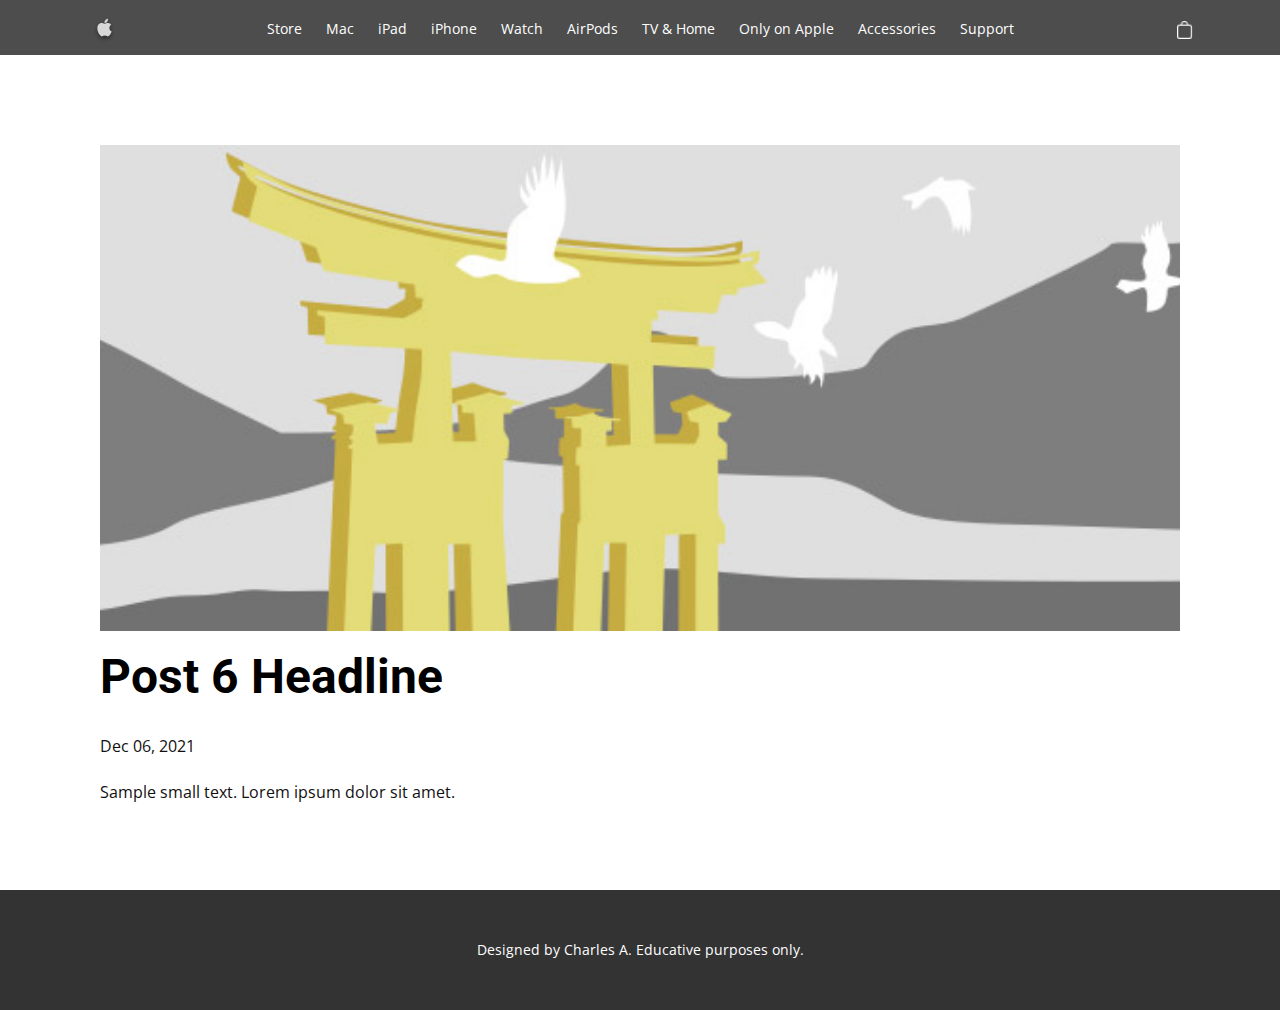
<file: blog/post-5.html>
<!doctype html>
<html style="font-size: 16px;" lang="en-US"><head>
    <meta name="viewport" content="width=device-width, initial-scale=1.0">
    <meta charset="utf-8">
    <meta name="keywords" content="Post 1 Headline">
    <meta name="description" content="This is an apple homepage clone">
    <meta name="page_type" content="np-template-header-footer-from-plugin">
    <title>Post 6 Headline</title>
    <link rel="stylesheet" href="../charliexvi.css" media="screen">
<link rel="stylesheet" href="../Post-Template.css" media="screen">
    <script class="u-script" type="text/javascript" src="../jquery.js" defer=""></script>
    <script class="u-script" type="text/javascript" src="../charliexvi.js" defer=""></script>
    <link rel="icon" href="../images/favicon.svg">
    <link id="u-theme-google-font" rel="stylesheet" href="https://fonts.googleapis.com/css?family=Roboto:100,100i,300,300i,400,400i,500,500i,700,700i,900,900i|Open+Sans:300,300i,400,400i,600,600i,700,700i,800,800i">
    
    
    <script type="application/ld+json">{
		"@context": "http://schema.org",
		"@type": "Organization",
		"name": "Apple Clone",
		"logo": "images/applelogosvg.svg"
}</script>
    <meta name="theme-color" content="#478ac9">
  </head>
  <body class="u-body"><header class="u-clearfix u-grey-70 u-header u-sticky u-sticky-44cd u-header" id="sec-3c41"><div class="u-clearfix u-sheet u-sheet-1">
        <a href="#" class="u-align-center-xs u-align-left-lg u-align-left-md u-align-left-sm u-align-left-xl u-image u-logo u-image-1" data-image-width="32" data-image-height="35">
          <img src="../images/applelogosvg.svg" class="u-logo-image u-logo-image-1">
        </a>
        <nav class="u-align-center u-menu u-menu-one-level u-menu-1">
          <div class="menu-collapse" style="font-size: 0.875rem; letter-spacing: 0px;">
            <a class="u-button-style u-custom-hover-color u-custom-left-right-menu-spacing u-custom-padding-bottom u-custom-text-active-color u-custom-text-hover-color u-custom-top-bottom-menu-spacing u-nav-link u-text-active-palette-1-base u-text-hover-palette-2-base u-text-white" href="#" style="font-size: calc(1em + 8px); color: rgb(255, 255, 255) !important; background-image: none;">
              <svg class="u-svg-link" preserveAspectRatio="xMidYMin slice" viewBox="0 0 32 32" style=""><use xmlns:xlink="http://www.w3.org/1999/xlink" xlink:href="#svg-3cc4"></use></svg>
              <svg class="u-svg-content" viewBox="0 0 32 32" id="svg-3cc4" style="enable-background:new 0 0 32 32;"><style type="text/css"> .st0{fill:none;stroke:#000000;stroke-width:2;stroke-linecap:round;stroke-miterlimit:10;} </style><path class="st0" d="M4.949,6.996h22.192 M4.949,15.996h22.192 M4.949,24.996h22.192"></path></svg>
            </a>
          </div>
          <div class="u-custom-menu u-nav-container">
            <ul class="u-nav u-unstyled u-nav-1"><li class="u-nav-item"><a class="u-button-style u-nav-link u-text-active-grey-75 u-text-hover-grey-25" href="#" style="padding: 8px 12px;">Store</a>
</li><li class="u-nav-item"><a class="u-button-style u-nav-link u-text-active-grey-75 u-text-hover-grey-25" href="#" style="padding: 8px 12px;">Mac</a>
</li><li class="u-nav-item"><a class="u-button-style u-nav-link u-text-active-grey-75 u-text-hover-grey-25" href="#" style="padding: 8px 12px;">iPad</a>
</li><li class="u-nav-item"><a class="u-button-style u-nav-link u-text-active-grey-75 u-text-hover-grey-25" href="#" style="padding: 8px 12px;">iPhone</a>
</li><li class="u-nav-item"><a class="u-button-style u-nav-link u-text-active-grey-75 u-text-hover-grey-25" href="#" style="padding: 8px 12px;">Watch</a>
</li><li class="u-nav-item"><a class="u-button-style u-nav-link u-text-active-grey-75 u-text-hover-grey-25" style="padding: 8px 12px;">AirPods</a>
</li><li class="u-nav-item"><a class="u-button-style u-nav-link u-text-active-grey-75 u-text-hover-grey-25" href="#" style="padding: 8px 12px;">TV &amp; Home</a>
</li><li class="u-nav-item"><a class="u-button-style u-nav-link u-text-active-grey-75 u-text-hover-grey-25" href="#" style="padding: 8px 12px;">Only on Apple</a>
</li><li class="u-nav-item"><a class="u-button-style u-nav-link u-text-active-grey-75 u-text-hover-grey-25" href="#" style="padding: 8px 12px;">Accessories</a>
</li><li class="u-nav-item"><a class="u-button-style u-nav-link u-text-active-grey-75 u-text-hover-grey-25" href="#" style="padding: 8px 12px;">Support</a>
</li></ul>
          </div>
          <div class="u-custom-menu u-nav-container-collapse">
            <div class="u-black u-container-style u-inner-container-layout u-opacity u-opacity-95 u-sidenav">
              <div class="u-inner-container-layout u-sidenav-overflow">
                <div class="u-menu-close u-menu-close-1"></div>
                <ul class="u-align-center-lg u-align-center-md u-align-center-sm u-align-center-xl u-align-left-xs u-nav u-popupmenu-items u-unstyled u-nav-2"><li class="u-nav-item"><a class="u-button-style u-nav-link" href="#" style="padding: 8px 12px;">Store</a>
</li><li class="u-nav-item"><a class="u-button-style u-nav-link" href="#" style="padding: 8px 12px;">Mac</a>
</li><li class="u-nav-item"><a class="u-button-style u-nav-link" href="#" style="padding: 8px 12px;">iPad</a>
</li><li class="u-nav-item"><a class="u-button-style u-nav-link" href="#" style="padding: 8px 12px;">iPhone</a>
</li><li class="u-nav-item"><a class="u-button-style u-nav-link" href="#" style="padding: 8px 12px;">Watch</a>
</li><li class="u-nav-item"><a class="u-button-style u-nav-link" style="padding: 8px 12px;">AirPods</a>
</li><li class="u-nav-item"><a class="u-button-style u-nav-link" href="#" style="padding: 8px 12px;">TV &amp; Home</a>
</li><li class="u-nav-item"><a class="u-button-style u-nav-link" href="#" style="padding: 8px 12px;">Only on Apple</a>
</li><li class="u-nav-item"><a class="u-button-style u-nav-link" href="#" style="padding: 8px 12px;">Accessories</a>
</li><li class="u-nav-item"><a class="u-button-style u-nav-link" href="#" style="padding: 8px 12px;">Support</a>
</li></ul>
              </div>
            </div>
            <div class="u-black u-menu-overlay u-opacity u-opacity-70"></div>
          </div>
        </nav>
        <a href="#" class="u-align-center-xs u-align-left-lg u-align-left-md u-align-left-sm u-align-left-xl u-image u-logo u-image-2" data-image-width="14" data-image-height="15">
          <img src="../images/bag.png" class="u-logo-image u-logo-image-2">
        </a>
      </div></header>
    <section class="u-align-center u-clearfix u-section-1" id="sec-5b57">
      <div class="u-clearfix u-sheet u-valign-middle-md u-valign-middle-sm u-valign-middle-xs u-sheet-1"><!--post_details--><!--post_details_options_json--><!--{"source":""}--><!--/post_details_options_json--><!--blog_post-->
        <div class="u-container-style u-expanded-width u-post-details u-post-details-1">
          <div class="u-container-layout u-valign-middle u-container-layout-1"><!--blog_post_image-->
            <img alt="" class="u-blog-control u-expanded-width u-image u-image-default u-image-1" src="[data-uri]"><!--/blog_post_image--><!--blog_post_header-->
            <h2 class="u-blog-control u-text u-text-1">Post 6 Headline</h2><!--/blog_post_header--><!--blog_post_metadata-->
            <div class="u-blog-control u-metadata u-metadata-1"><!--blog_post_metadata_date-->
              <span class="u-meta-date u-meta-icon">Dec 06, 2021</span><!--/blog_post_metadata_date--><!--blog_post_metadata_category-->
              <!--/blog_post_metadata_category--><!--blog_post_metadata_comments-->
              <!--/blog_post_metadata_comments-->
            </div><!--/blog_post_metadata--><!--blog_post_content-->
            <div class="u-align-justify u-blog-control u-post-content u-text u-text-2 fr-view">
  Sample small text. Lorem ipsum dolor sit amet.
  </div><!--/blog_post_content-->
          </div>
        </div><!--/blog_post--><!--/post_details-->
      </div>
    </section>
    
    
    <footer class="u-align-center u-clearfix u-footer u-grey-80 u-footer" id="sec-0ffe"><div class="u-clearfix u-sheet u-sheet-1">
        <p class="u-small-text u-text u-text-variant u-text-1">Designed by Charles A. Educative purposes only.</p>
      </div></footer>
  
</body></html>
</file>
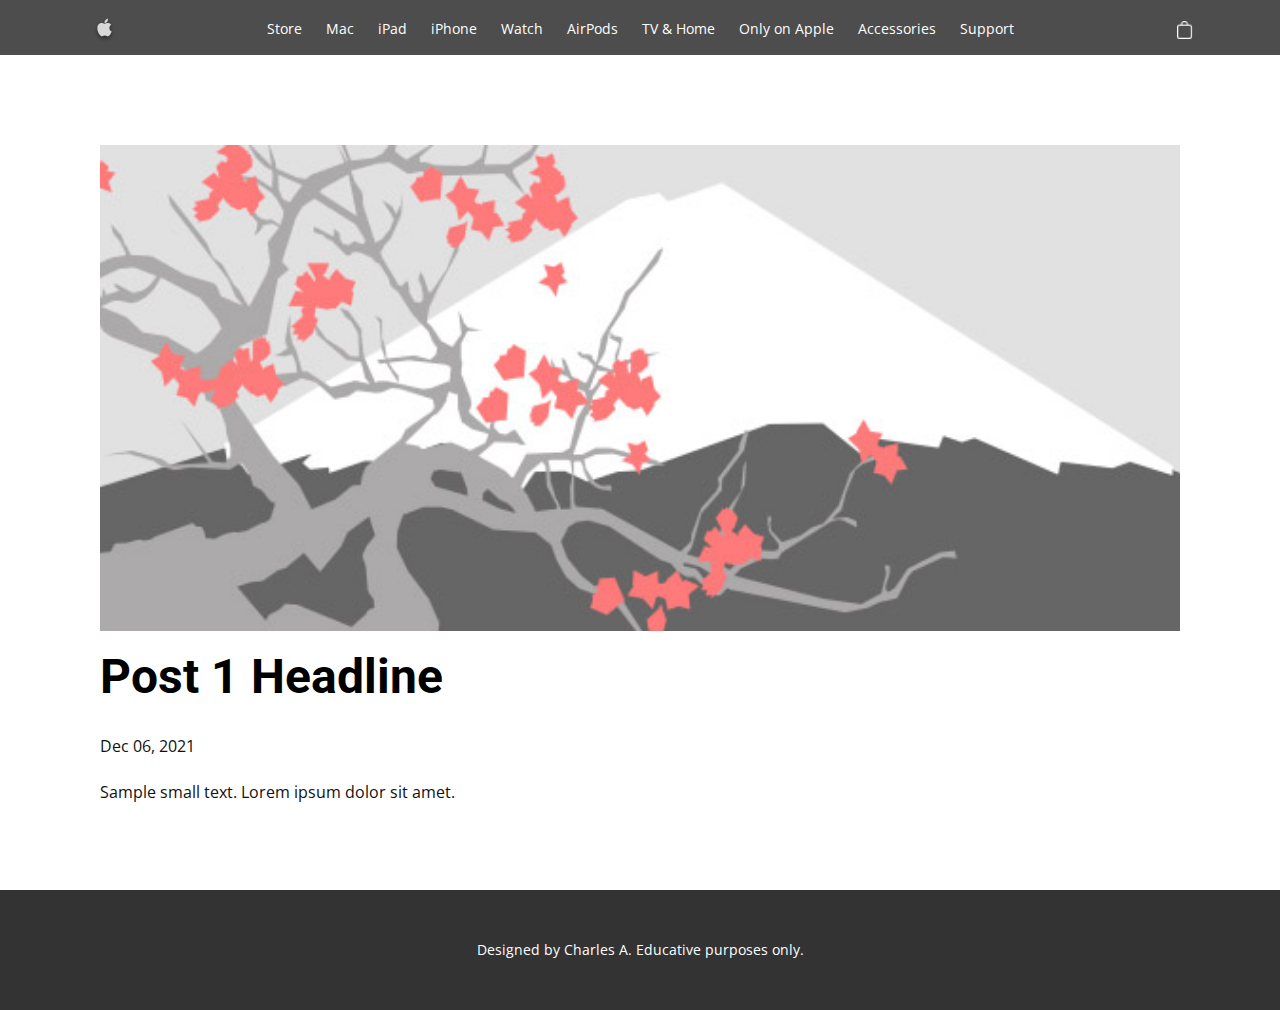
<file: blog/post.html>
<!doctype html>
<html style="font-size: 16px;" lang="en-US"><head>
    <meta name="viewport" content="width=device-width, initial-scale=1.0">
    <meta charset="utf-8">
    <meta name="keywords" content="Post 1 Headline">
    <meta name="description" content="This is an apple homepage clone">
    <meta name="page_type" content="np-template-header-footer-from-plugin">
    <title>Post 1 Headline</title>
    <link rel="stylesheet" href="../charliexvi.css" media="screen">
<link rel="stylesheet" href="../Post-Template.css" media="screen">
    <script class="u-script" type="text/javascript" src="../jquery.js" defer=""></script>
    <script class="u-script" type="text/javascript" src="../charliexvi.js" defer=""></script>
    <link rel="icon" href="../images/favicon.svg">
    <link id="u-theme-google-font" rel="stylesheet" href="https://fonts.googleapis.com/css?family=Roboto:100,100i,300,300i,400,400i,500,500i,700,700i,900,900i|Open+Sans:300,300i,400,400i,600,600i,700,700i,800,800i">
    
    
    <script type="application/ld+json">{
		"@context": "http://schema.org",
		"@type": "Organization",
		"name": "Apple Clone",
		"logo": "images/applelogosvg.svg"
}</script>
    <meta name="theme-color" content="#478ac9">
  </head>
  <body class="u-body"><header class="u-clearfix u-grey-70 u-header u-sticky u-sticky-44cd u-header" id="sec-3c41"><div class="u-clearfix u-sheet u-sheet-1">
        <a href="#" class="u-align-center-xs u-align-left-lg u-align-left-md u-align-left-sm u-align-left-xl u-image u-logo u-image-1" data-image-width="32" data-image-height="35">
          <img src="../images/applelogosvg.svg" class="u-logo-image u-logo-image-1">
        </a>
        <nav class="u-align-center u-menu u-menu-one-level u-menu-1">
          <div class="menu-collapse" style="font-size: 0.875rem; letter-spacing: 0px;">
            <a class="u-button-style u-custom-hover-color u-custom-left-right-menu-spacing u-custom-padding-bottom u-custom-text-active-color u-custom-text-hover-color u-custom-top-bottom-menu-spacing u-nav-link u-text-active-palette-1-base u-text-hover-palette-2-base u-text-white" href="#" style="font-size: calc(1em + 8px); color: rgb(255, 255, 255) !important; background-image: none;">
              <svg class="u-svg-link" preserveAspectRatio="xMidYMin slice" viewBox="0 0 32 32" style=""><use xmlns:xlink="http://www.w3.org/1999/xlink" xlink:href="#svg-3cc4"></use></svg>
              <svg class="u-svg-content" viewBox="0 0 32 32" id="svg-3cc4" style="enable-background:new 0 0 32 32;"><style type="text/css"> .st0{fill:none;stroke:#000000;stroke-width:2;stroke-linecap:round;stroke-miterlimit:10;} </style><path class="st0" d="M4.949,6.996h22.192 M4.949,15.996h22.192 M4.949,24.996h22.192"></path></svg>
            </a>
          </div>
          <div class="u-custom-menu u-nav-container">
            <ul class="u-nav u-unstyled u-nav-1"><li class="u-nav-item"><a class="u-button-style u-nav-link u-text-active-grey-75 u-text-hover-grey-25" href="#" style="padding: 8px 12px;">Store</a>
</li><li class="u-nav-item"><a class="u-button-style u-nav-link u-text-active-grey-75 u-text-hover-grey-25" href="#" style="padding: 8px 12px;">Mac</a>
</li><li class="u-nav-item"><a class="u-button-style u-nav-link u-text-active-grey-75 u-text-hover-grey-25" href="#" style="padding: 8px 12px;">iPad</a>
</li><li class="u-nav-item"><a class="u-button-style u-nav-link u-text-active-grey-75 u-text-hover-grey-25" href="#" style="padding: 8px 12px;">iPhone</a>
</li><li class="u-nav-item"><a class="u-button-style u-nav-link u-text-active-grey-75 u-text-hover-grey-25" href="#" style="padding: 8px 12px;">Watch</a>
</li><li class="u-nav-item"><a class="u-button-style u-nav-link u-text-active-grey-75 u-text-hover-grey-25" style="padding: 8px 12px;">AirPods</a>
</li><li class="u-nav-item"><a class="u-button-style u-nav-link u-text-active-grey-75 u-text-hover-grey-25" href="#" style="padding: 8px 12px;">TV &amp; Home</a>
</li><li class="u-nav-item"><a class="u-button-style u-nav-link u-text-active-grey-75 u-text-hover-grey-25" href="#" style="padding: 8px 12px;">Only on Apple</a>
</li><li class="u-nav-item"><a class="u-button-style u-nav-link u-text-active-grey-75 u-text-hover-grey-25" href="#" style="padding: 8px 12px;">Accessories</a>
</li><li class="u-nav-item"><a class="u-button-style u-nav-link u-text-active-grey-75 u-text-hover-grey-25" href="#" style="padding: 8px 12px;">Support</a>
</li></ul>
          </div>
          <div class="u-custom-menu u-nav-container-collapse">
            <div class="u-black u-container-style u-inner-container-layout u-opacity u-opacity-95 u-sidenav">
              <div class="u-inner-container-layout u-sidenav-overflow">
                <div class="u-menu-close u-menu-close-1"></div>
                <ul class="u-align-center-lg u-align-center-md u-align-center-sm u-align-center-xl u-align-left-xs u-nav u-popupmenu-items u-unstyled u-nav-2"><li class="u-nav-item"><a class="u-button-style u-nav-link" href="#" style="padding: 8px 12px;">Store</a>
</li><li class="u-nav-item"><a class="u-button-style u-nav-link" href="#" style="padding: 8px 12px;">Mac</a>
</li><li class="u-nav-item"><a class="u-button-style u-nav-link" href="#" style="padding: 8px 12px;">iPad</a>
</li><li class="u-nav-item"><a class="u-button-style u-nav-link" href="#" style="padding: 8px 12px;">iPhone</a>
</li><li class="u-nav-item"><a class="u-button-style u-nav-link" href="#" style="padding: 8px 12px;">Watch</a>
</li><li class="u-nav-item"><a class="u-button-style u-nav-link" style="padding: 8px 12px;">AirPods</a>
</li><li class="u-nav-item"><a class="u-button-style u-nav-link" href="#" style="padding: 8px 12px;">TV &amp; Home</a>
</li><li class="u-nav-item"><a class="u-button-style u-nav-link" href="#" style="padding: 8px 12px;">Only on Apple</a>
</li><li class="u-nav-item"><a class="u-button-style u-nav-link" href="#" style="padding: 8px 12px;">Accessories</a>
</li><li class="u-nav-item"><a class="u-button-style u-nav-link" href="#" style="padding: 8px 12px;">Support</a>
</li></ul>
              </div>
            </div>
            <div class="u-black u-menu-overlay u-opacity u-opacity-70"></div>
          </div>
        </nav>
        <a href="#" class="u-align-center-xs u-align-left-lg u-align-left-md u-align-left-sm u-align-left-xl u-image u-logo u-image-2" data-image-width="14" data-image-height="15">
          <img src="../images/bag.png" class="u-logo-image u-logo-image-2">
        </a>
      </div></header>
    <section class="u-align-center u-clearfix u-section-1" id="sec-5b57">
      <div class="u-clearfix u-sheet u-valign-middle-md u-valign-middle-sm u-valign-middle-xs u-sheet-1"><!--post_details--><!--post_details_options_json--><!--{"source":""}--><!--/post_details_options_json--><!--blog_post-->
        <div class="u-container-style u-expanded-width u-post-details u-post-details-1">
          <div class="u-container-layout u-valign-middle u-container-layout-1"><!--blog_post_image-->
            <img alt="" class="u-blog-control u-expanded-width u-image u-image-default u-image-1" src="[data-uri]"><!--/blog_post_image--><!--blog_post_header-->
            <h2 class="u-blog-control u-text u-text-1">Post 1 Headline</h2><!--/blog_post_header--><!--blog_post_metadata-->
            <div class="u-blog-control u-metadata u-metadata-1"><!--blog_post_metadata_date-->
              <span class="u-meta-date u-meta-icon">Dec 06, 2021</span><!--/blog_post_metadata_date--><!--blog_post_metadata_category-->
              <!--/blog_post_metadata_category--><!--blog_post_metadata_comments-->
              <!--/blog_post_metadata_comments-->
            </div><!--/blog_post_metadata--><!--blog_post_content-->
            <div class="u-align-justify u-blog-control u-post-content u-text u-text-2 fr-view">
  Sample small text. Lorem ipsum dolor sit amet.
  </div><!--/blog_post_content-->
          </div>
        </div><!--/blog_post--><!--/post_details-->
      </div>
    </section>
    
    
    <footer class="u-align-center u-clearfix u-footer u-grey-80 u-footer" id="sec-0ffe"><div class="u-clearfix u-sheet u-sheet-1">
        <p class="u-small-text u-text u-text-variant u-text-1">Designed by Charles A. Educative purposes only.</p>
      </div></footer>
  
</body></html>
</file>
